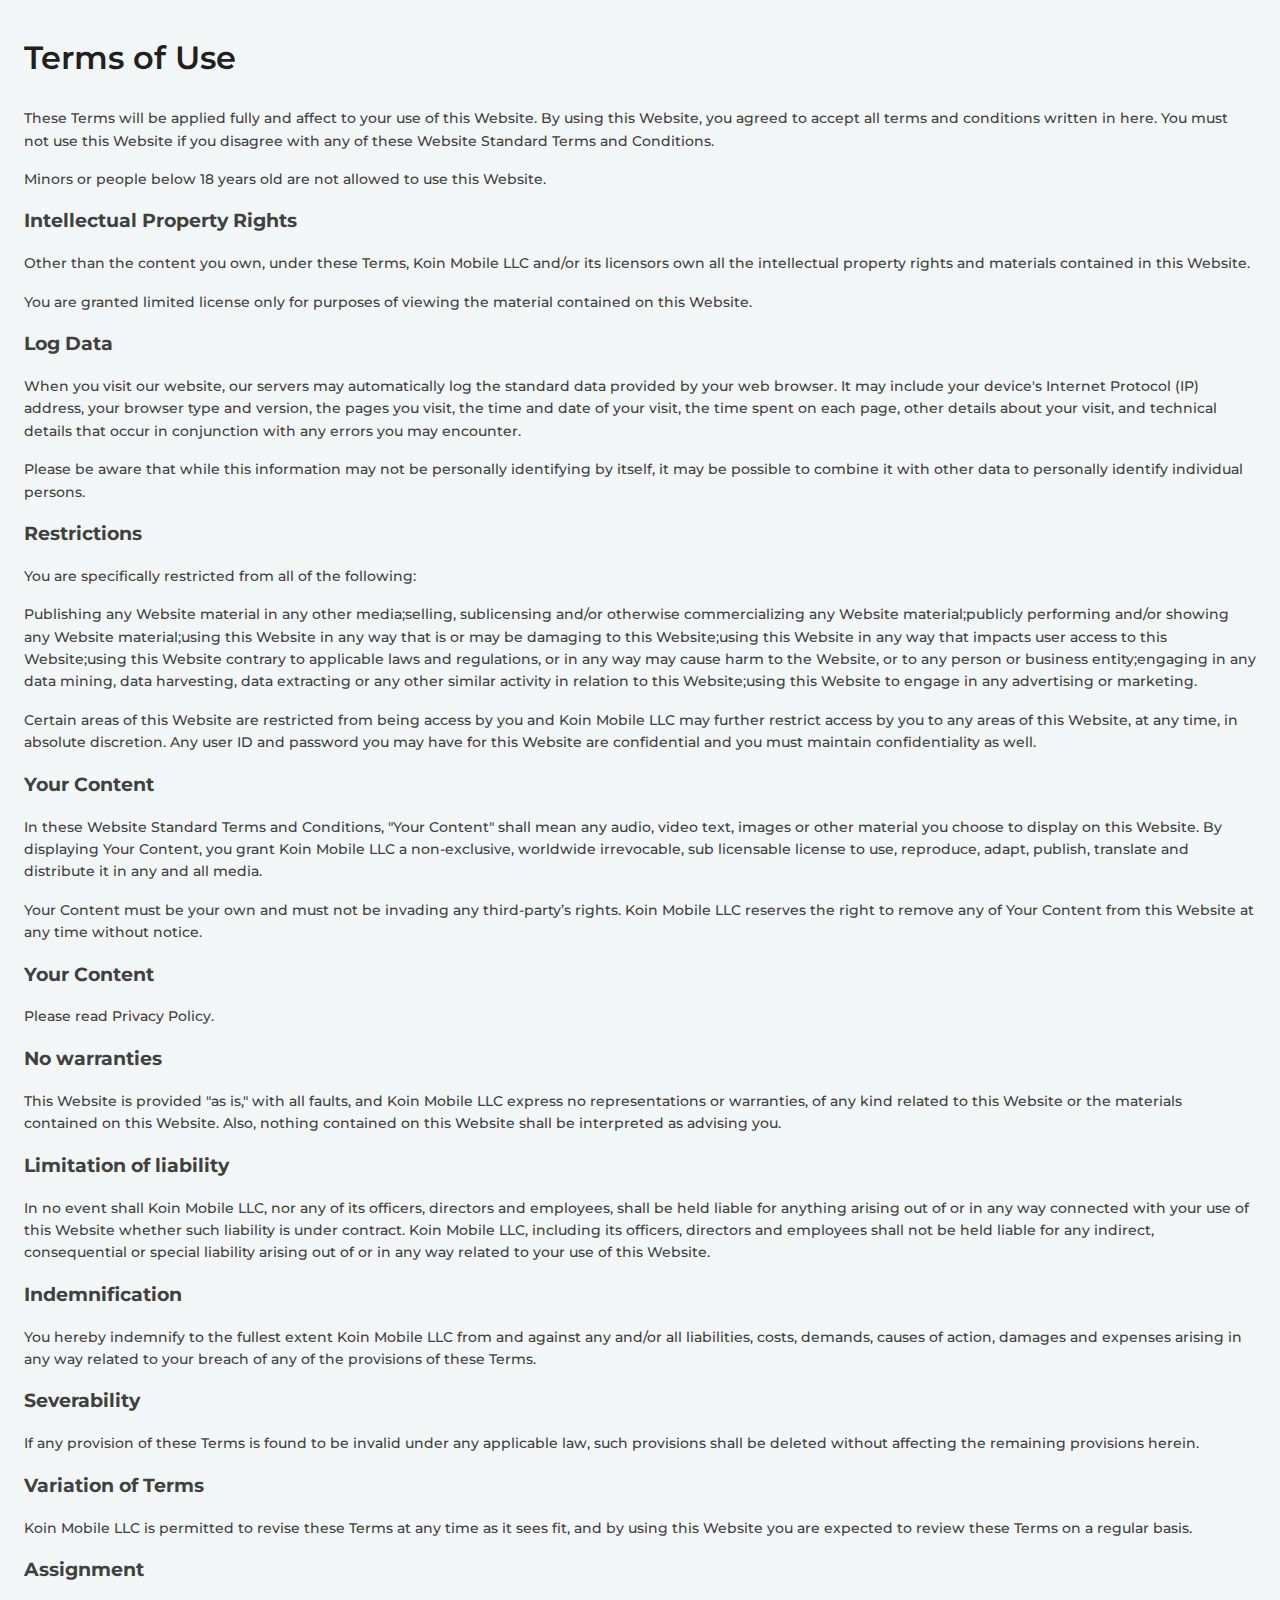
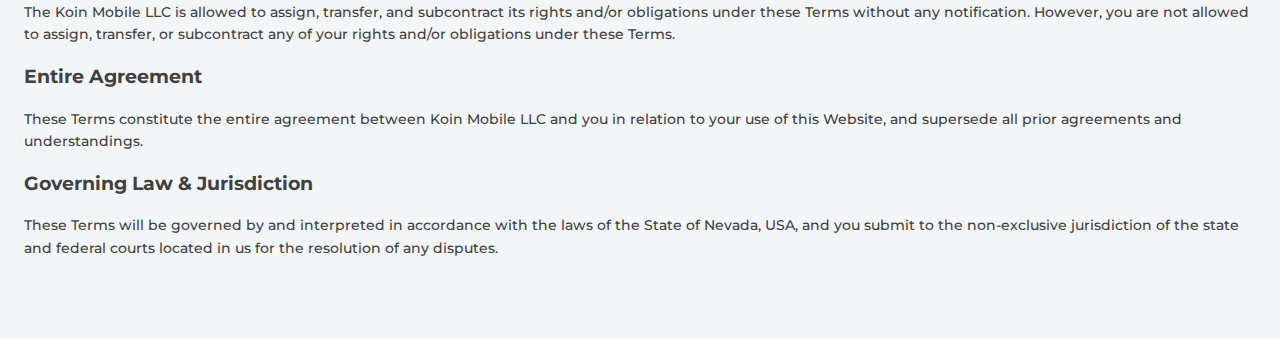
<file: terms-of-use.html>
<!DOCTYPE html>
<html lang="en">

<head>
  <meta charset="UTF-8">
  <meta name="viewport" content="width=device-width, initial-scale=1.0">
  <title>Terms of Use</title>
  <style>
    @import url('https://fonts.googleapis.com/css2?family=Montserrat:ital,wght@0,100..900;1,100..900&display=swap');

    * {
      box-sizing: border-box;
      margin: 0;
    }

    html,
    body {
      font-family: "Montserrat";
      background-color: #F2F6F6;
      font-weight: 500;
      line-height: 1.6;
      color: #404040;
    }

    .container {
      width: 100%;
      margin: 0 auto;
      padding: 2rem 1.5rem 4rem 1.5rem;
    }

    h1 {
      color: #211F21;
      margin-bottom: 1.5rem;
      font-weight: 600;
    }

    h4 {
      font-size: 1rem;
      margin: .5rem 0 .5rem 0;
      font-weight: 600;
    }

    p {
      font-size: 0.875rem;
      margin-top: 1rem;
      margin-bottom: 1rem;
    }

    a {
      color: #543D8A;
      font-weight: 600;
      text-decoration: none;
    }

    ol,
    ul {
      margin-top: 1rem;
      margin-bottom: 1rem;
      font-size: 0.875rem;
    }

    li {
      margin-bottom: .5rem;
    }

    table {
      border-collapse: collapse;
    }
  </style>
</head>

<body>
  <div class="container">

    <h1>Terms of Use</h1>
    
    <p>These Terms will be applied fully and affect to your use of this Website. By using this Website, you agreed to
      accept all terms and conditions written in here. You must not use this Website if you disagree with any of these
      Website Standard Terms and Conditions.</p>
    <p>Minors or people below 18 years old are not allowed to use this Website.</p>

    <h3>Intellectual Property Rights</h3>
    <p>Other than the content you own, under these Terms, Koin Mobile LLC and/or its licensors own all the intellectual
      property rights and materials contained in this Website.</p>
    <p>You are granted limited license only for purposes of viewing the material contained on this Website.</p>

    <h3>Log Data</h3>
    <p>When you visit our website, our servers may automatically log the standard data provided by your web browser. It
      may include your device&apos;s Internet Protocol (IP) address, your browser type and version, the pages you visit,
      the
      time and date of your visit, the time spent on each page, other details about your visit, and technical details
      that
      occur in conjunction with any errors you may encounter.</p>
    <p>Please be aware that while this information may not be personally identifying by itself, it may be possible to
      combine it with other data to personally identify individual persons.</p>

    <h3>Restrictions</h3>
    <p>You are specifically restricted from all of the following:</p>
    <p>Publishing any Website material in any other media;selling, sublicensing and/or otherwise commercializing any
      Website material;publicly performing and/or showing any Website material;using this Website in any way that is or
      may be damaging to this Website;using this Website in any way that impacts user access to this Website;using this
      Website contrary to applicable laws and regulations, or in any way may cause harm to the Website, or to any person
      or business entity;engaging in any data mining, data harvesting, data extracting or any other similar activity in
      relation to this Website;using this Website to engage in any advertising or marketing.</p>
    <p>Certain areas of this Website are restricted from being access by you and Koin Mobile LLC may further restrict
      access by you to any areas of this Website, at any time, in absolute discretion. Any user ID and password you may
      have for this Website are confidential and you must maintain confidentiality as well.</p>

    <h3>Your Content</h3>
    <p>In these Website Standard Terms and Conditions, "Your Content" shall mean any audio, video text, images or other
      material you choose to display on this Website. By displaying Your Content, you grant Koin Mobile LLC a
      non-exclusive, worldwide irrevocable, sub licensable license to use, reproduce, adapt, publish, translate and
      distribute it in any and all media.</p>
    <p>Your Content must be your own and must not be invading any third-party’s rights. Koin Mobile LLC reserves the
      right to remove any of Your Content from this Website at any time without notice.</p>

    <h3>Your Content</h3>
    <p>Please read Privacy Policy.</p>

    <h3>No warranties</h3>
    <p>This Website is provided "as is," with all faults, and Koin Mobile LLC express no representations or warranties,
      of any kind related to this Website or the materials contained on this Website. Also, nothing contained on this
      Website shall be interpreted as advising you.</p>

    <h3>Limitation of liability</h3>
    <p>In no event shall Koin Mobile LLC, nor any of its officers, directors and employees, shall be held liable for
      anything arising out of or in any way connected with your use of this Website whether such liability is under
      contract. Koin Mobile LLC, including its officers, directors and employees shall not be held liable for any
      indirect, consequential or special liability arising out of or in any way related to your use of this Website.</p>

    <h3>Indemnification</h3>
    <p>You hereby indemnify to the fullest extent Koin Mobile LLC from and against any and/or all liabilities, costs,
      demands, causes of action, damages and expenses arising in any way related to your breach of any of the provisions
      of these Terms.</p>

    <h3>Severability</h3>
    <p>If any provision of these Terms is found to be invalid under any applicable law, such provisions shall be deleted
      without affecting the remaining provisions herein.</p>

    <h3>Variation of Terms</h3>
    <p>Koin Mobile LLC is permitted to revise these Terms at any time as it sees fit, and by using this Website you are
      expected to review these Terms on a regular basis.</p>

    <h3>Assignment</h3>
    <p>The Koin Mobile LLC is allowed to assign, transfer, and subcontract its rights and/or obligations under these
      Terms without any notification. However, you are not allowed to assign, transfer, or subcontract any of your
      rights and/or obligations under these Terms.</p>

    <h3>Entire Agreement</h3>
    <p>These Terms constitute the entire agreement between Koin Mobile LLC and you in relation to your use of this
      Website, and supersede all prior agreements and understandings.</p>

    <h3>Governing Law & Jurisdiction</h3>
    <p>These Terms will be governed by and interpreted in accordance with the laws of the State of Nevada, USA, and you
      submit to the non-exclusive jurisdiction of the state and federal courts located in us for the resolution of any
      disputes. </p>

  </div>
</body>
</file>
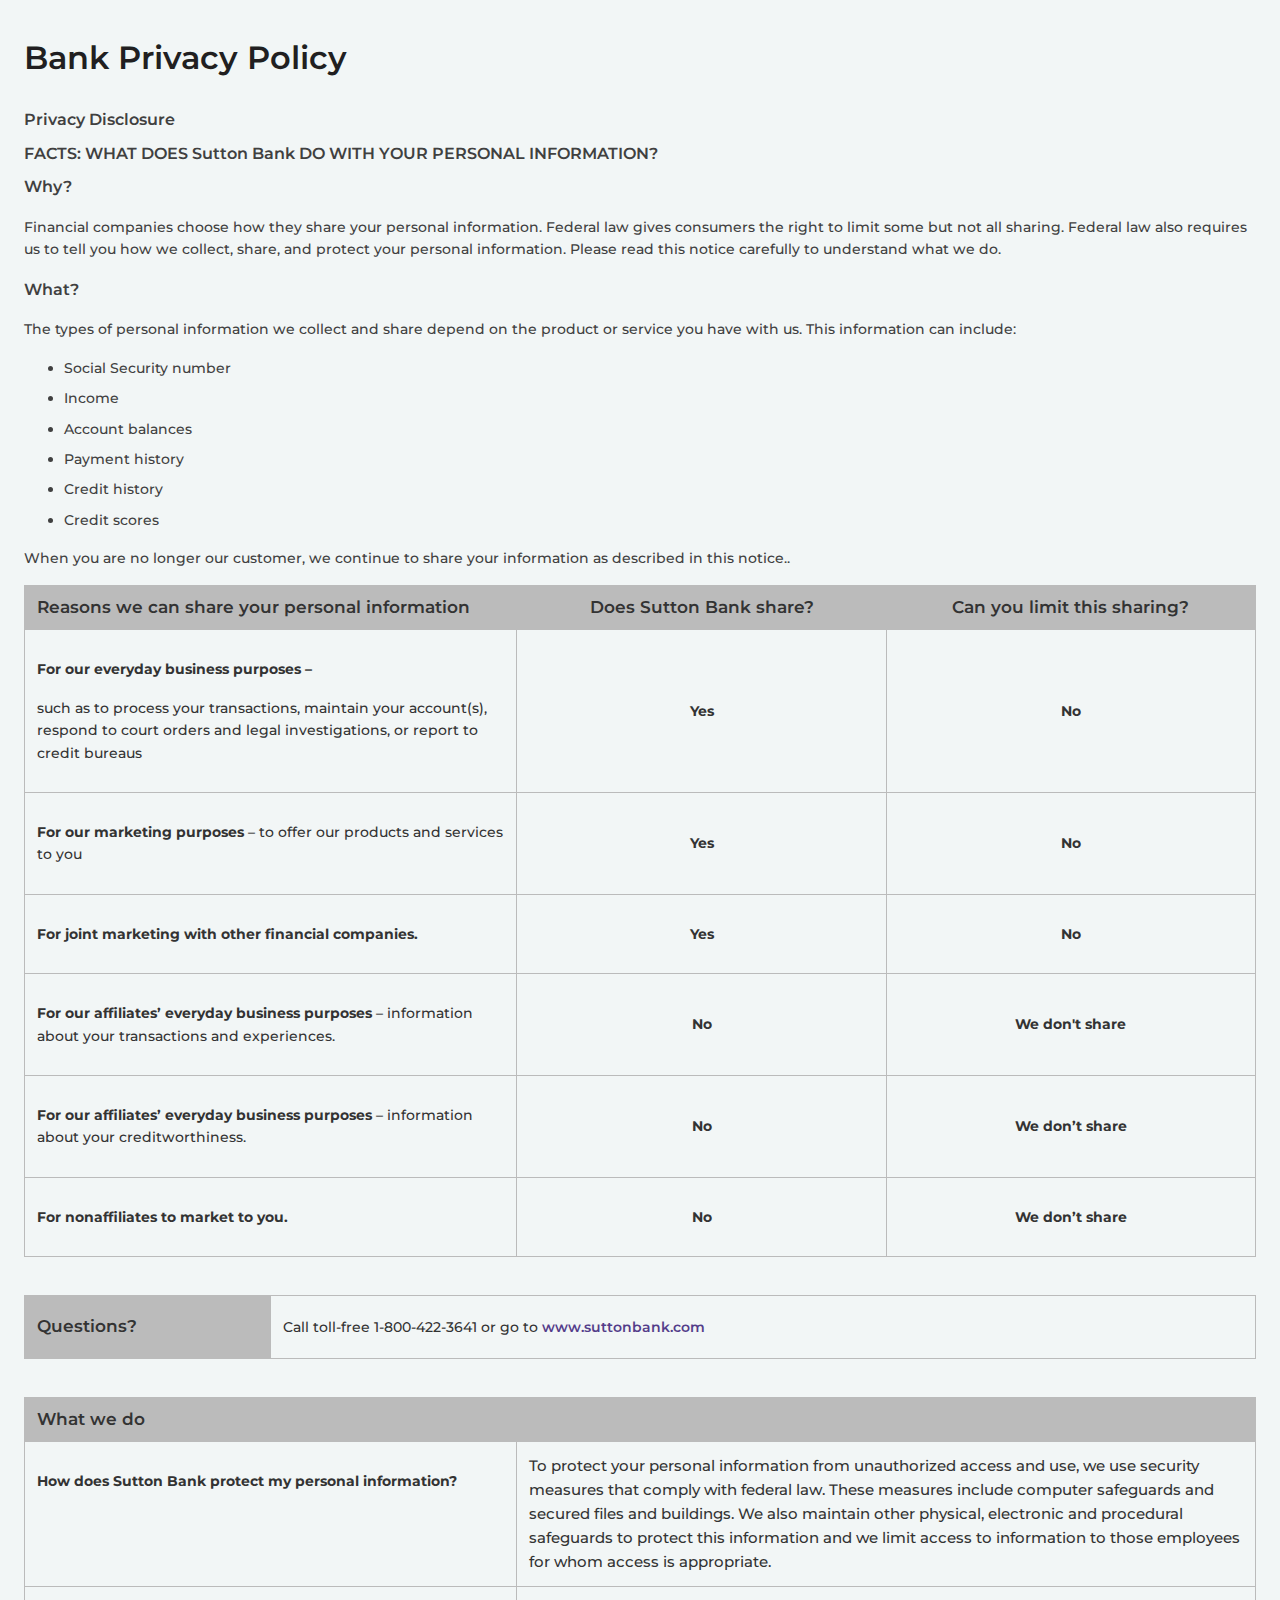
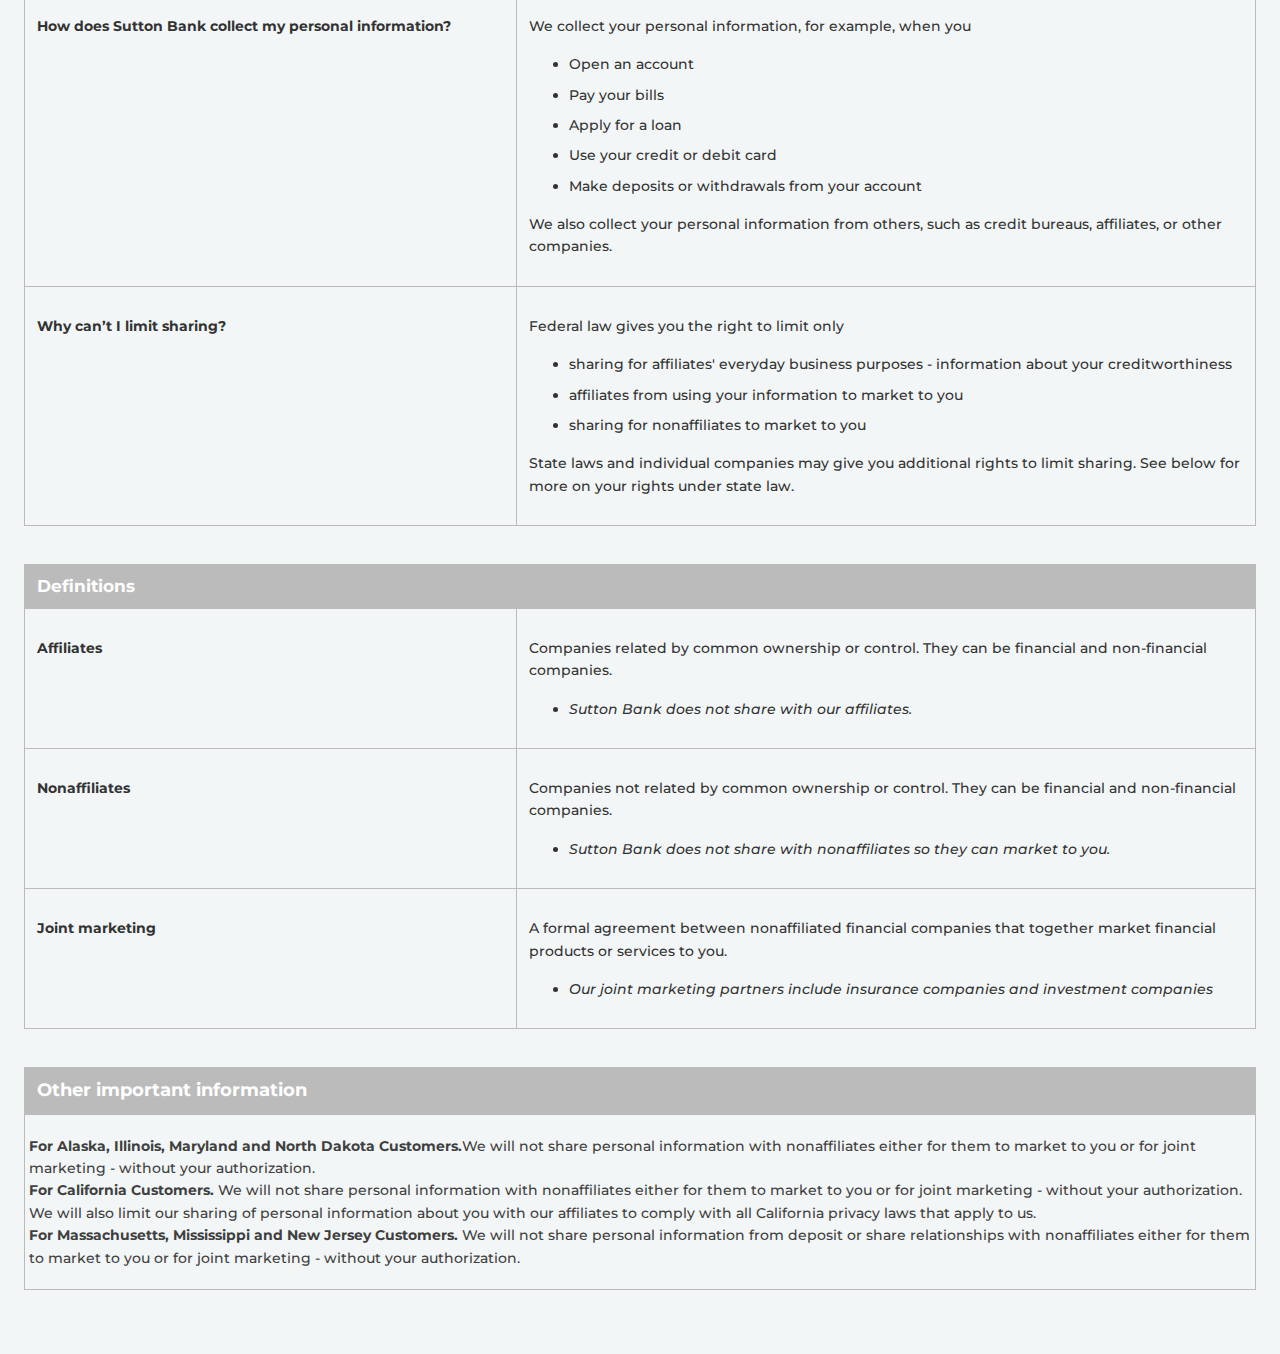
<file: src/bank-privacy-policy.html>
<!DOCTYPE html>
<html lang="en">

<head>
  <meta charset="UTF-8">
  <meta name="viewport" content="width=device-width, initial-scale=1.0">
  <title>Bank Privacy Policy</title>
  <style>
    @import url('https://fonts.googleapis.com/css2?family=Montserrat:ital,wght@0,100..900;1,100..900&display=swap');

    * {
      box-sizing: border-box;
      margin: 0;
    }

    html,body {
      font-family: "Montserrat";
      background-color: #F2F6F6;
      font-weight: 500;
      line-height: 1.6;
      color: #404040;
    }

    .container {
      width: 100%;
      margin: 0 auto;
      padding: 2rem 1.5rem 4rem 1.5rem;
    }

    h1 {
      color: #211F21;
      margin-bottom: 1.5rem;
      font-weight: 600;
    }

    h4 {
      font-size: 1rem;
      margin: .5rem 0 .5rem 0;
      font-weight: 600;
    }

    p {
      font-size: 0.875rem;
      margin-top: 1rem;
      margin-bottom: 1rem;
    }

    a {
      color: #543D8A;
      font-weight: 600;
      text-decoration: none;
    }

    ol,
    ul {
      margin-top: 1rem;
      margin-bottom: 1rem;
      font-size: 0.875rem;
    }

    li {
      margin-bottom: .5rem;
    }

    table {
      border-collapse: collapse;
    }
  </style>
</head>

<body>
  <div class="container">
    <!-- <section class="document-header">Bank Privacy Policy</section> -->

    <h1>Bank Privacy Policy</h1>

    <h4>Privacy Disclosure</h4>
    <h4>FACTS: WHAT DOES Sutton Bank DO WITH YOUR PERSONAL INFORMATION?</h4>

    <h4>Why?</h4>
    <p>Financial companies choose how they share your personal information. Federal law gives consumers the right to
      limit some but not all sharing. Federal law also requires us to tell you how we collect, share, and protect your
      personal information. Please read this notice carefully to understand what we do.</p>

    <h4>What?</h4>
    <p>The types of
      personal information we collect and share depend on the product or service you have
      with us. This information can include:</p>
    <ul>
      <li>Social Security number</li>
      <li>Income</li>
      <li>Account balances</li>
      <li>Payment history</li>
      <li>Credit history</li>
      <li>Credit scores</li>
    </ul>
    <p>When you are no longer our customer, we continue to share your information as described in this
      notice..</p>

    <table
      style="color:#333;display:table;width:100%;margin:0 0 12px 0;padding:0;border-collapse:collapse;font-size:0.9375em;">
      <thead>
        <tr style="display:table-row;">
          <th
            style="display:table-cell;padding:4px 12px;width:40%;background-color:#bbb;border:solid 1px #bbb;color:#fff;text-align:left;vertical-align:middle;">
            <h4 style="margin:4px 0;font-size:1.125em;color:#333;font-weight:semibold;">Reasons we can share your personal
              information</h4>
          </th>
          <th 
            style="display:table-cell;padding:4px 12px;width:30%;background-color:#bbb;border:solid 1px #bbb;color:#fff;text-align:center;vertical-align:middle;">
            <h4 style="margin:4px 0;font-size:1.125em;color:#333;font-weight:semibold;">Does Sutton Bank share?</h4>
          </th>
          <th
            style="display:table-cell;padding:4px 12px;width:30%;background-color:#bbb;border:solid 1px #bbb;color:#fff;text-align:center;vertical-align:middle;">
            <h4 style="margin:4px 0;font-size:1.125em;color:#333;font-weight:semibold;">Can you limit this sharing?</h4>
          </th>
        </tr>
      </thead>
      <tbody>
        <tr style="display:table-row;">
          <td style="display:table-cell;padding:12px;border:solid 1px #bbb;vertical-align:top;">
            <p style="color:#333;"><strong>For our everyday business purposes</strong><b> –</b></p>
            <p>such as to process your transactions, maintain your
              account(s), respond to court orders and legal
              investigations, or report to credit bureaus</p>
          </td>
          <td style="display:table-cell;padding:12px;border:solid 1px #bbb;vertical-align:middle;text-align:center;">
            <p style="color:#333;text-align:center;"><strong>Yes</strong></p>
          </td>
          <td style="display:table-cell;padding:12px;border:solid 1px #bbb;vertical-align:middle;text-align:center;">
            <p style="color:#333;text-align:center;"><strong>No</strong></p>
          </td>
        </tr>
        <tr style="display:table-row;">
          <td style="display:table-cell;padding:12px;border:solid 1px #bbb;vertical-align:top;">
            <p style="color:#333;"><strong>For our marketing purposes</strong> –&nbsp;to offer our products and
              services to you</p>
          </td>
          <td style="display:table-cell;padding:12px;border:solid 1px #bbb;vertical-align:middle;text-align:center;">
            <p style="color:#333;text-align:center;"><strong>Yes</strong></p>
          </td>
          <td style="display:table-cell;padding:12px;border:solid 1px #bbb;vertical-align:middle;text-align:center;">
            <p style="color:#333;text-align:center;"><strong>No</strong></p>
          </td>
        </tr>
        <tr style="display:table-row;">
          <td style="display:table-cell;padding:12px;border:solid 1px #bbb;vertical-align:top;">
            <p style="color:#333;"><strong>For joint marketing with other financial companies.</strong></p>
          </td>
          <td style="display:table-cell;padding:12px;border:solid 1px #bbb;vertical-align:middle;text-align:center;">
            <p style="color:#333;text-align:center;"><strong>Yes</strong></p>
          </td>
          <td style="display:table-cell;padding:12px;border:solid 1px #bbb;vertical-align:middle;text-align:center;">
            <p style="color:#333;text-align:center;"><strong>No</strong></p>
          </td>
        </tr>
        <tr style="display:table-row;">
          <td style="display:table-cell;padding:12px;border:solid 1px #bbb;vertical-align:top;">
            <p style="color:#333;"><strong>For our affiliates’ everyday business purposes</strong> –&nbsp;information
              about your transactions and experiences.<span class="Apple-converted-space">&nbsp;</span></p>
          </td>
          <td style="display:table-cell;padding:12px;border:solid 1px #bbb;vertical-align:middle;text-align:center;">
            <p style="color:#333;text-align:center;"><strong>No</strong></p>
          </td>
          <td style="display:table-cell;padding:12px;border:solid 1px #bbb;vertical-align:middle;text-align:center;">
            <p style="color:#333;text-align:center;"><strong>We don't share</strong></p>
          </td>
        </tr>
        <tr style="display:table-row;">
          <td style="display:table-cell;padding:12px;border:solid 1px #bbb;vertical-align:top;">
            <p style="color:#333;"><strong>For our affiliates’ everyday business purposes</strong> – information about
              your creditworthiness.</p>
          </td>
          <td style="display:table-cell;padding:12px;border:solid 1px #bbb;vertical-align:middle;text-align:center;">
            <p style="color:#333;text-align:center;"><strong>No</strong></p>
          </td>
          <td style="display:table-cell;padding:12px;border:solid 1px #bbb;vertical-align:middle;text-align:center;">
            <p style="color:#333;text-align:center;"><strong>We don’t share</strong></p>
          </td>
        </tr>
        <tr style="display:table-row;">
          <td style="display:table-cell;padding:12px;border:solid 1px #bbb;vertical-align:top;">
            <p style="color:#333;"><strong>For nonaffiliates to market to you.</strong></p>
          </td>
          <td style="display:table-cell;padding:12px;border:solid 1px #bbb;vertical-align:middle;text-align:center;">
            <p style="color:#333;text-align:center;"><strong>No</strong></p>
          </td>
          <td style="display:table-cell;padding:12px;border:solid 1px #bbb;vertical-align:middle;text-align:center;">
            <p style="color:#333;text-align:center;"><strong>We don’t share</strong></p>
          </td>
        </tr>
      </tbody>
    </table><br>
    <table
      style="color:#333;display:table;width:100%;margin:0 0 12px 0;padding:0;border-collapse:collapse;font-size:0.9375em;">
      <tbody>
        <tr style="display:table-row;">
          <td
            style="display:table-cell;padding:4px 12px;width:20%;border:solid 1px #bbb;background-color:#bbb;color:#fff;vertical-align:middle;">
            <h4 style="margin:4px 0;font-size:1.125em;color:#333;font-weight:semibold;">Questions?</h4>
          </td>
          <td style="display:table-cell;padding:4px 12px;width:80%;border:solid 1px #bbb;vertical-align:middle;">
            <p style="color:#333;vertical-align:middle;">Call toll-free 1-800-422-3641 or go to <a
                (click)="openBrowser('https://www.suttonbank.com')">www.suttonbank.com</a>
            </p>
          </td>
        </tr>
      </tbody>
    </table><br>
    <table
      style="color:#333;display:table;width:100%;margin:0 0 12px 0;padding:0;border-collapse:collapse;font-size:0.9375em;">
      <thead>
        <tr style="display:table-row;">
          <th
            style="display:table-cell;padding:4px 12px;width:100%;background-color:#bbb;border:solid 1px #bbb;color:#fff;text-align:left;vertical-align:middle;"
            colspan="2">
            <h4 style="margin:4px 0;font-size:1.125em;color:#333;font-weight:semibold;">What we do</h4>
          </th>
        </tr>
      </thead>
      <tbody>
        <tr style="display:table-row;">
          <td
            style="display:table-cell;width:40%;padding:12px;border:solid 1px #bbb;vertical-align:top;text-align:left;">
            <p style="color:#333;"><strong>How does Sutton Bank protect
                my personal information? </strong></p>
          </td>
          <td
            style="display:table-cell;width:60%;padding:12px;border:solid 1px #bbb;vertical-align:top;text-align:left;">
            To protect your personal information from unauthorized access and use, we use
            security measures that comply with federal law. These measures include computer
            safeguards and secured files and buildings.
            We also maintain other physical, electronic and procedural safeguards to protect
            this information and we limit access to information to those employees for whom
            access is appropriate.</td>
        </tr>
        <tr style="display:table-row;">
          <td
            style="display:table-cell;width:40%;padding:12px;border:solid 1px #bbb;vertical-align:top;text-align:left;">
            <p style="color:#333;"><strong>How does Sutton Bank collect
                my personal information? </strong></p>
          </td>
          <td
            style="display:table-cell;width:60%;padding:12px;border:solid 1px #bbb;vertical-align:top;text-align:left;">
            <p style="color:#333;">We collect your personal information, for example, when you</p>
            <ul>
              <li>Open an account</li>
              <li>Pay your bills</li>
              <li>Apply for a loan</li>
              <li>Use your credit or debit card</li>
              <li>Make deposits or withdrawals from
                your account</li>
            </ul>
            <p>We also collect your personal information from others, such as credit bureaus,
              affiliates, or other companies.</p>
          </td>
        </tr>
        <tr style="display:table-row;">
          <td
            style="display:table-cell;width:40%;padding:12px;border:solid 1px #bbb;vertical-align:top;text-align:left;">
            <p style="color:#333;"><strong>Why can’t I limit sharing?</strong></p>
          </td>
          <td
            style="display:table-cell;width:60%;padding:12px;border:solid 1px #bbb;vertical-align:top;text-align:left;">
            <p style="color:#333;">Federal law gives you the right to limit only</p>
            <ul>
              <li>sharing for affiliates' everyday business purposes - information about your
                creditworthiness</li>
              <li>affiliates from using your information to market to you</li>
              <li>sharing for nonaffiliates to market to you</li>
            </ul>
            <p style="color:#333;">State laws and individual companies may give you additional rights to limit
              sharing.
              See below for more on your rights under state law.</p>
          </td>
        </tr>
      </tbody>
    </table><br>
    <table
      style="color:#333;display:table;width:100%;margin:0 0 12px 0;padding:0;border-collapse:collapse;font-size:0.9375em;">
      <thead>
        <tr style="display:table-row;">
          <th
            style="display:table-cell;padding:4px 12px;width:100%;background-color:#bbb;border:solid 1px #bbb;color:#fff;text-align:left;vertical-align:middle;"
            colspan="2">
            <h4 style="margin:4px 0;font-size:1.125em;color:#fff;font-weight:bold;">Definitions</h4>
          </th>
        </tr>
      </thead>
      <tbody>
        <tr style="display:table-row;">
          <td
            style="display:table-cell;width:40%;padding:12px;border:solid 1px #bbb;vertical-align:top;text-align:left;">
            <p style="color:#333;"><strong>Affiliates</strong></p>
          </td>
          <td
            style="display:table-cell;width:60%;padding:12px;border:solid 1px #bbb;vertical-align:top;text-align:left;">
            <p style="color:#333;">Companies related by common ownership or control. They can be financial and
              non-financial companies.</p>
            <ul>
              <li><i>Sutton Bank does not share with our affiliates.</i></li>
            </ul>
          </td>
        </tr>
        <tr style="display:table-row;">
          <td
            style="display:table-cell;width:40%;padding:12px;border:solid 1px #bbb;vertical-align:top;text-align:left;">
            <p style="color:#333;"><strong>Nonaffiliates</strong></p>
          </td>
          <td
            style="display:table-cell;width:60%;padding:12px;border:solid 1px #bbb;vertical-align:top;text-align:left;">
            <p style="color:#333;">Companies not related by common ownership or control. They can be financial and
              non-financial companies.</p>
            <ul>
              <li><i>Sutton Bank does not share with nonaffiliates so they can market to you.</i></li>
            </ul>
          </td>
        </tr>
        <tr style="display:table-row;">
          <td
            style="display:table-cell;width:40%;padding:12px;border:solid 1px #bbb;vertical-align:top;text-align:left;">
            <p style="color:#333;"><strong>Joint marketing</strong></p>
          </td>
          <td
            style="display:table-cell;width:60%;padding:12px;border:solid 1px #bbb;vertical-align:top;text-align:left;">
            <p style="color:#333;">A formal agreement between nonaffiliated financial companies that together market
              financial products or services to you.</p>
            <ul>
              <li><i>Our joint marketing partners include insurance companies and investment
                  companies</i></li>
            </ul>
          </td>
        </tr>
      </tbody>
    </table><br>
    <div>
      <div style="padding: 4px 12px; width: 100%; background-color: #bbb; border: solid 1px #bbb;">
        <h4 style="margin:4px 0;font-size:1.125em;color:#fff;font-weight:bold;">Other important information</h4>
      </div>
      <div style="width:100%;border:solid 1px #bbb;padding: 4px;font-size: 13px;">
        <p>
          <strong>For Alaska, Illinois, Maryland and North Dakota Customers.</strong>We will not share personal
          information with
          nonaffiliates either for them to market to you or for joint marketing - without your authorization. <br>
          <strong>For California Customers. </strong>We will not share personal information with nonaffiliates
          either for them to market to you
          or for joint marketing - without your authorization. We will also limit our sharing of personal
          information about you
          with our affiliates to comply with all California privacy laws that apply to us. <br>
          <strong>For Massachusetts, Mississippi and New Jersey Customers. </strong>We will not share personal
          information from deposit or
          share relationships with nonaffiliates either for them to market to you or for joint marketing - without
          your authorization. <br>
      </div>
    </div>

  </div>
</body>
</file>
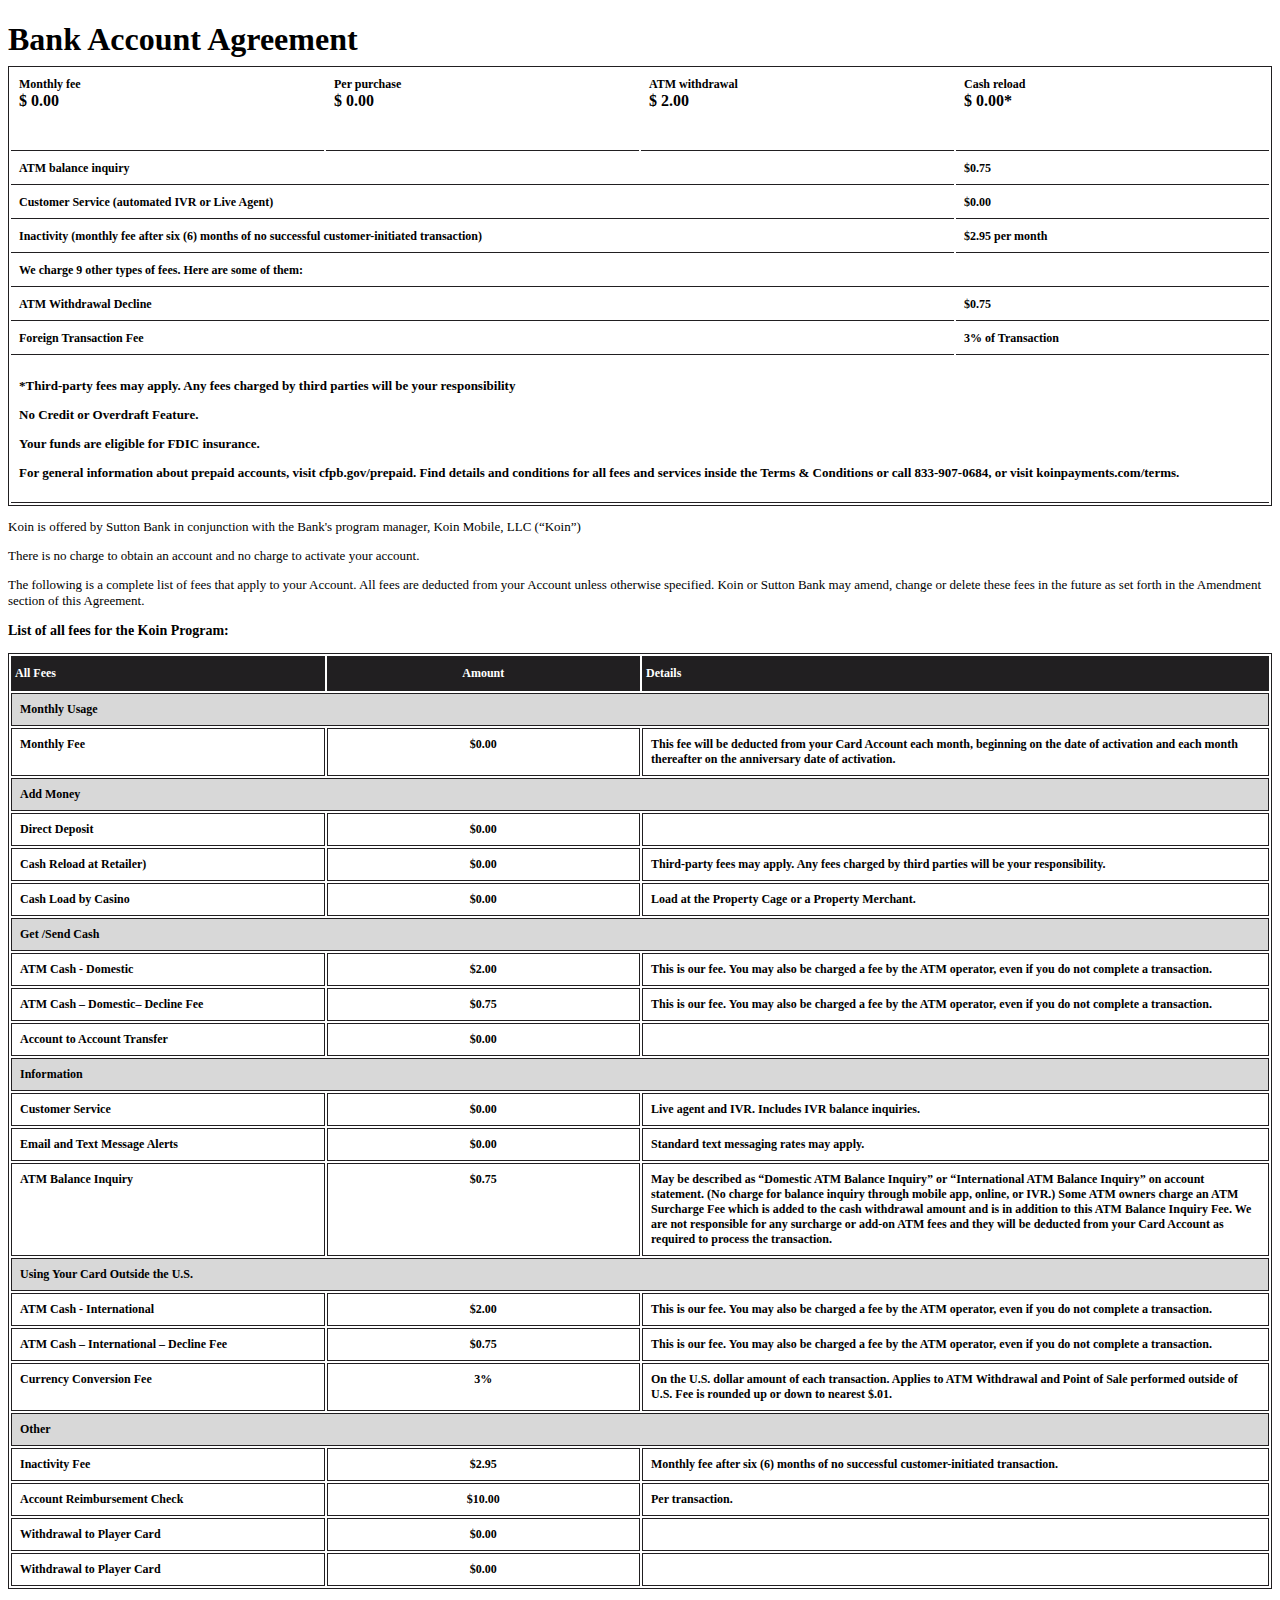
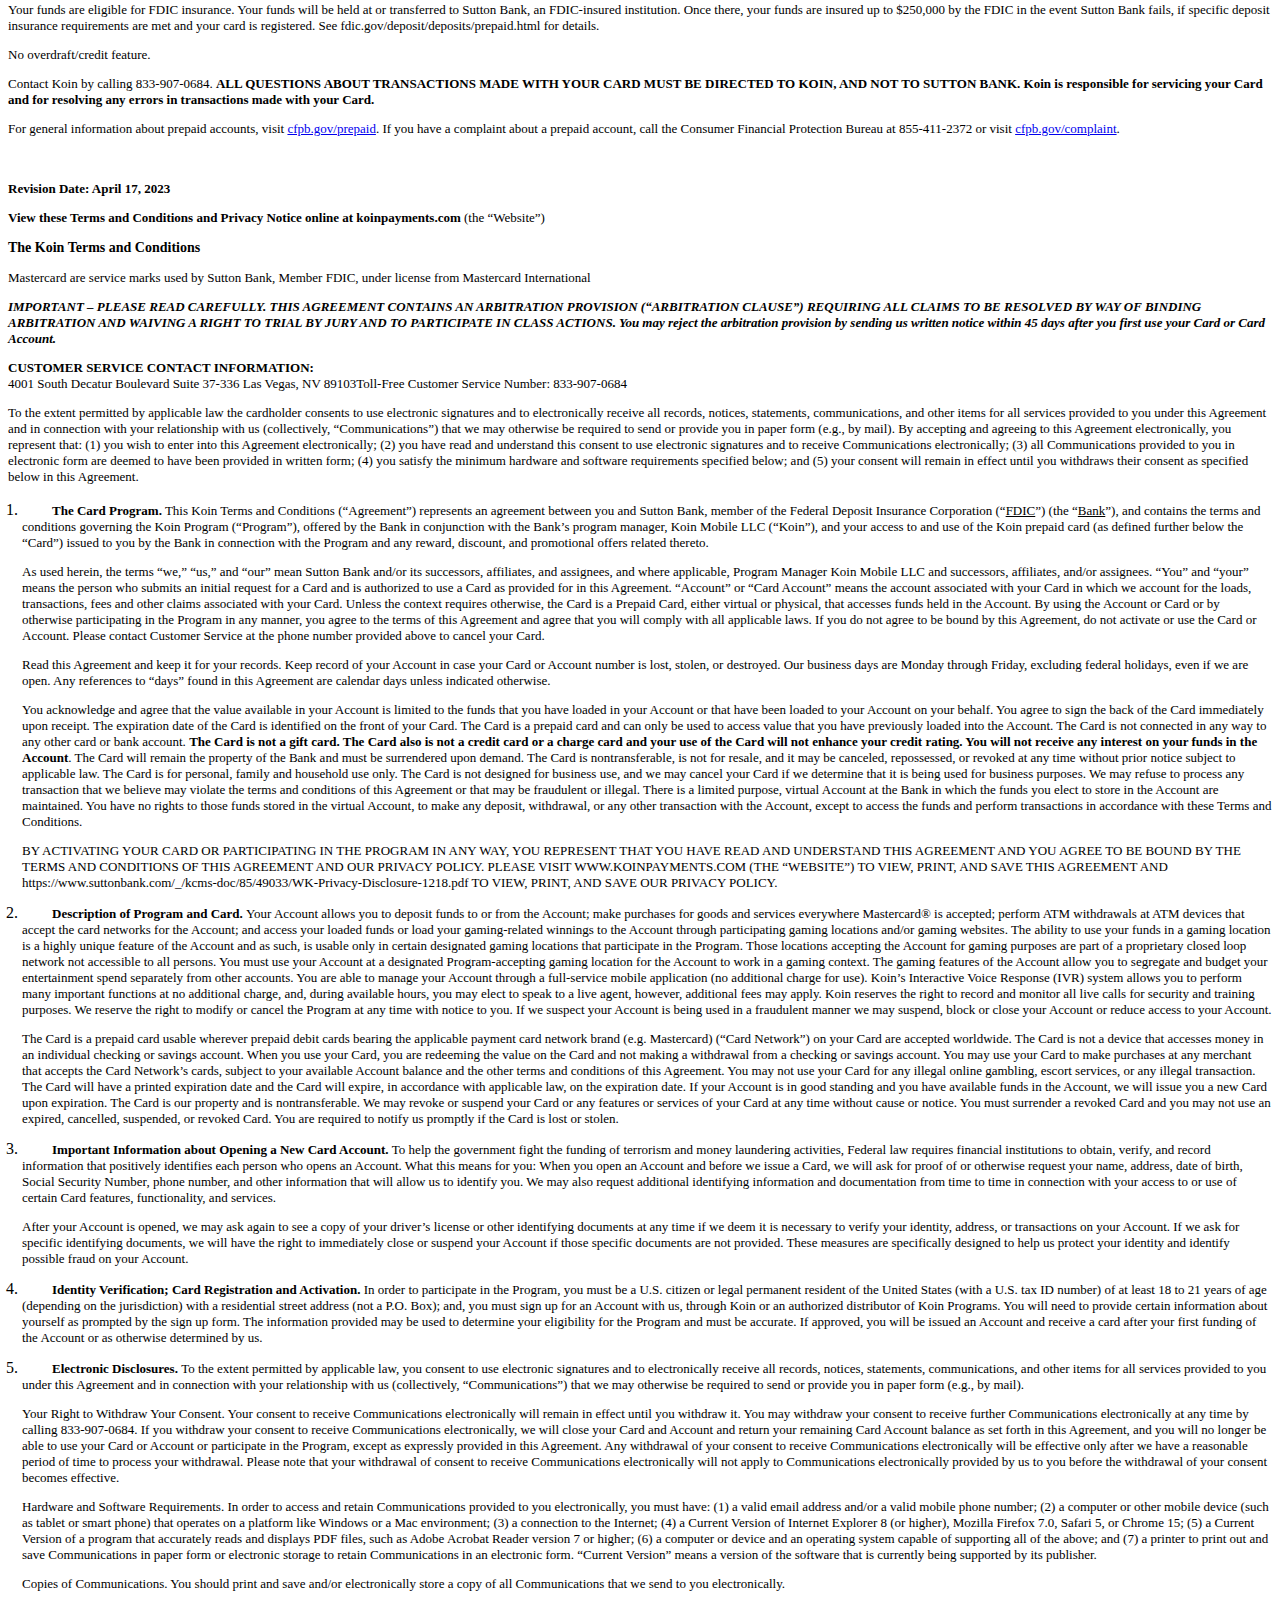
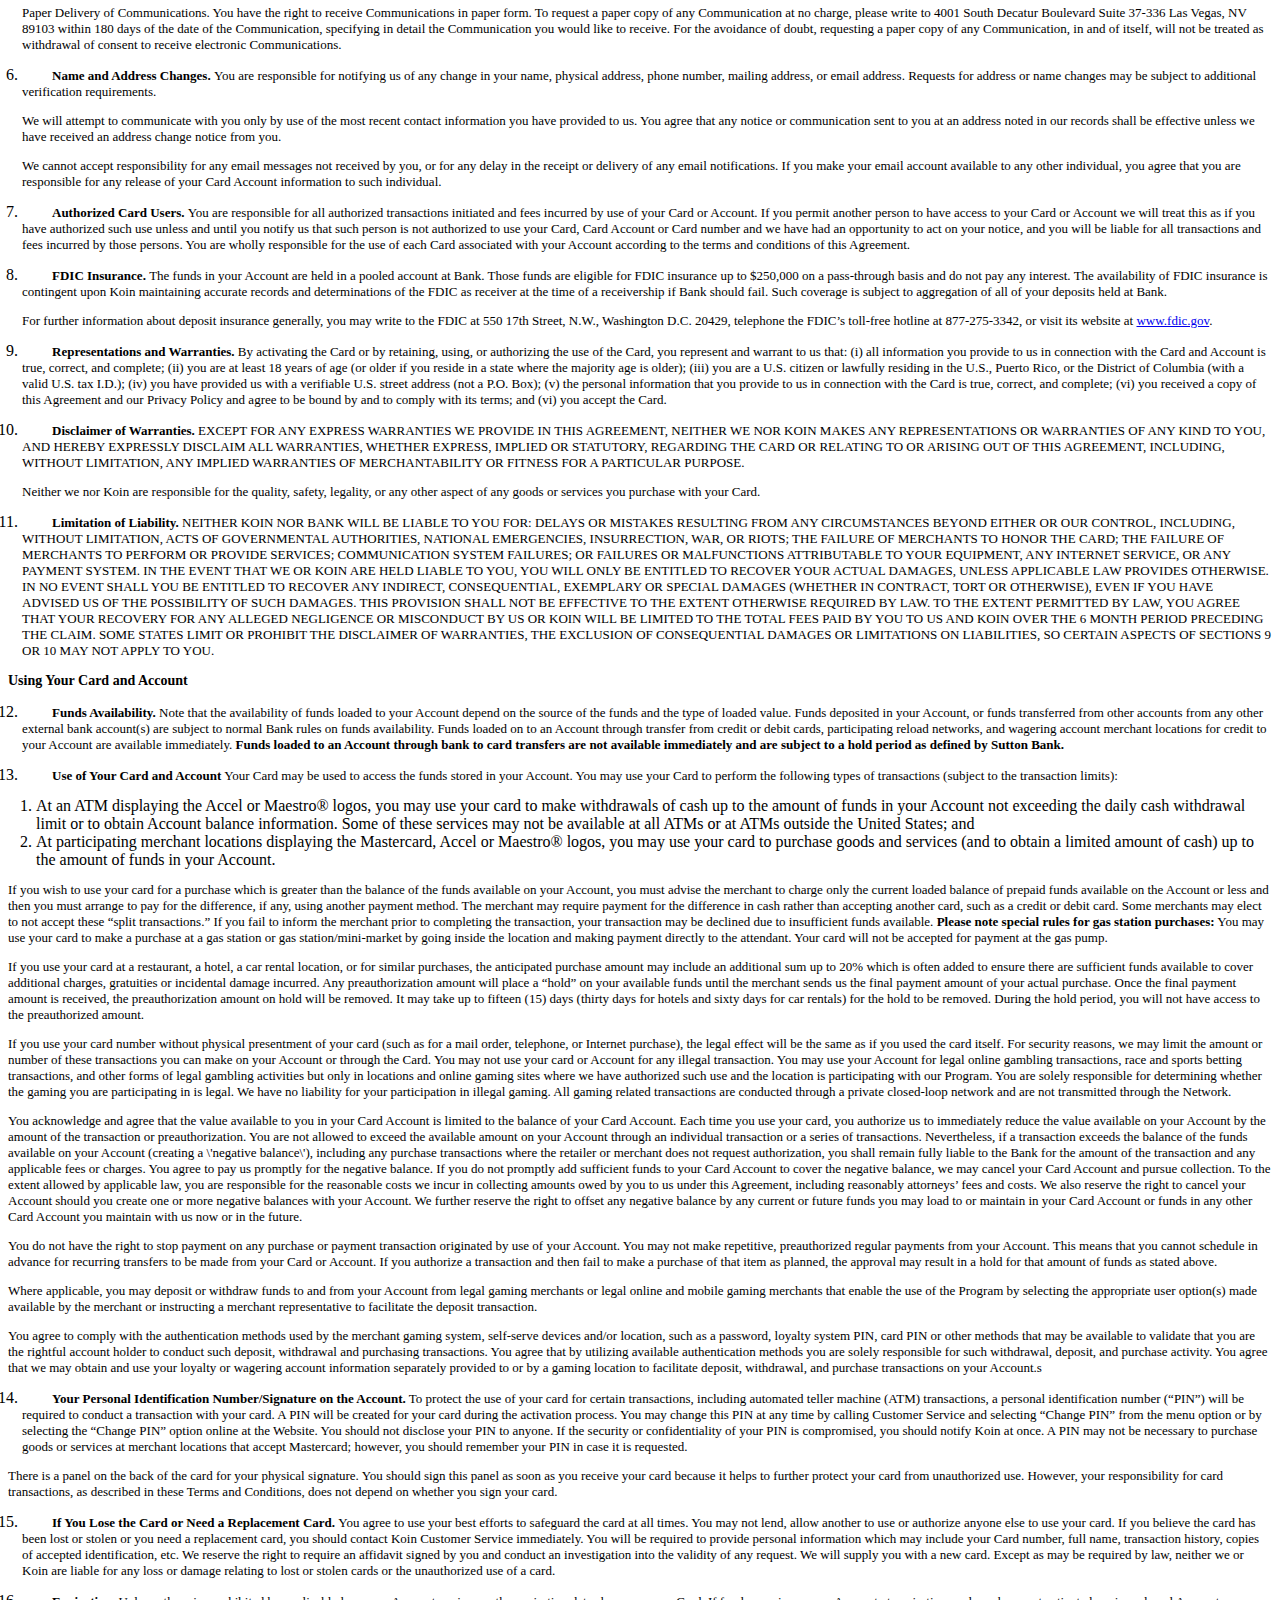
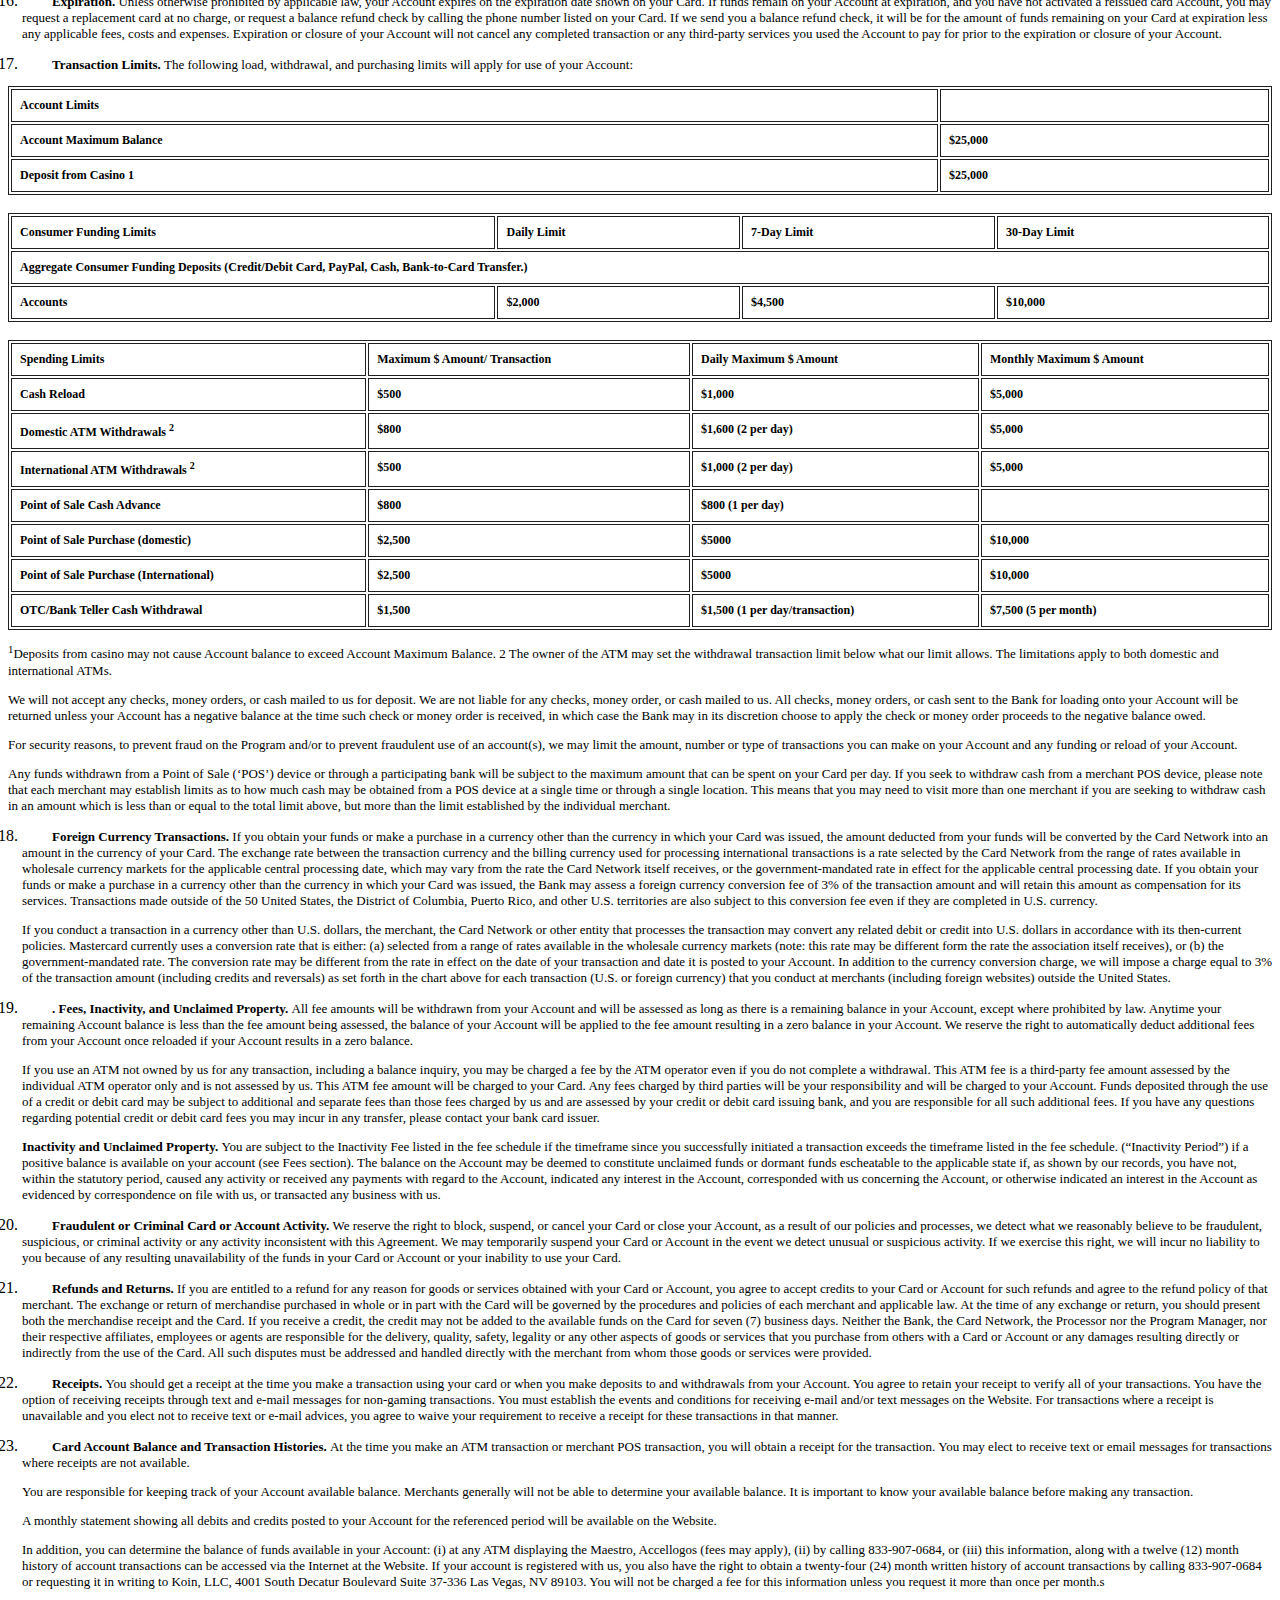
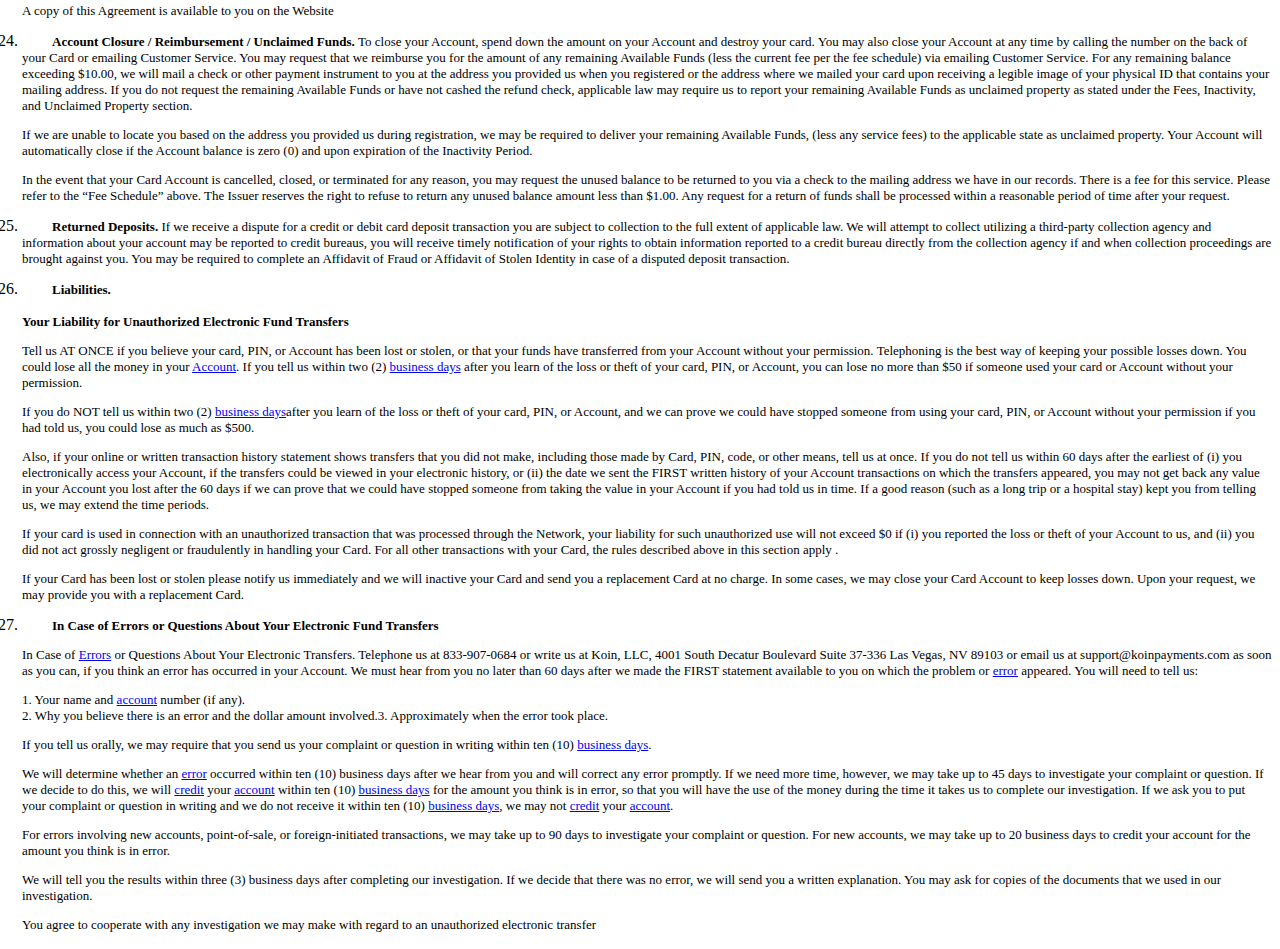
<file: src/banks-terms-condition.html>
<!DOCTYPE html>
<html lang="en">

<head>
  <meta charset="UTF-8">
  <meta name="viewport" content="width=device-width, initial-scale=1.0">
  <title>Banks Terms and Condition</title>
  <style>
    table {
      width: 100%;
      font-size: 12px;
      border: 1px solid #211F21;
      font-weight: 600;
    }

    table.bordered td {
      border-bottom: 1px solid #211F21;
    }

    table.bordered-all td {
      border: 1px solid #211F21;
      vertical-align: top;
    }

    table td {
      padding: 8px;
    }

    .tr-h1 {
      background-color: #211F21;
      color: #ffffff;
    }

    .tr-h1 th {
      padding: 10px 4px;
    }

    .tr-h2 {
      background: #D8D8D8;
      font-weight: bold;
    }

    p {
      font-size: 13px;
    }

    h3 {
      font-size: 14px;
    }

    ol {
      padding-left: 14px;
    }
  </style>
</head>

<body>
  <div class="container">
    <!-- <section class="document-header">KOIN - Card Holder Agreement</section> -->

    <h1 style="margin-bottom: 8px;">Bank Account Agreement</h1>
    <!-- <h1 style="margin-bottom: 8px;">Bank's Terms and Conditions</h1> -->
    <!-- <p style="margin-top: 0;">Revised 11.15.2023</p> -->
    <table class="bordered">
      <tr>
        <td style="padding-bottom: 40px; width: 25%;">
          Monthly fee <br> <strong style="font-size: 16px;">$ 0.00</strong>
        </td>
        <td style="padding-bottom: 40px; width: 25%;">
          Per purchase <br> <strong style="font-size: 16px;">$ 0.00</strong>
        </td>
        <td style="padding-bottom: 40px; width: 25%;">
          ATM withdrawal <br> <strong style="font-size: 16px;">$ 2.00</strong>
        </td>
        <td style="padding-bottom: 40px; width: 25%;">
          Cash reload <br> <strong style="font-size: 16px;">$ 0.00*</strong>
        </td>
      </tr>
      <tr>
        <td colspan="3">ATM balance inquiry</td>
        <td colspan="1">$0.75</td>
      </tr>
      <tr>
        <td colspan="3">Customer Service (automated IVR or Live Agent)</td>
        <td colspan="1">$0.00</td>
      </tr>
      <tr>
        <td colspan="3">Inactivity (monthly fee after six (6) months of no successful customer-initiated transaction)
        </td>
        <td colspan="1">$2.95 per month</td>
      </tr>
      <tr>
        <td colspan="4"><strong>We charge 9 other types of fees. Here are some of them:</strong></td>
      </tr>
      <tr>
        <td colspan="3">ATM Withdrawal Decline</td>
        <td colspan="1">$0.75</td>
      </tr>
      <tr>
        <td colspan="3">Foreign Transaction Fee</td>
        <td colspan="1">3% of Transaction</td>
      </tr>
      <tr>
        <td colspan="4">
          <p><strong>*Third-party fees may apply. Any fees charged by third parties will be your
              responsibility</strong></p>
          <p>No Credit or Overdraft Feature.</p>
          <p>Your funds are eligible for FDIC insurance.</p>
          <p>For general information about prepaid accounts, visit cfpb.gov/prepaid. Find
            details and conditions for all fees and
            services inside the Terms &amp; Conditions or call 833-907-0684, or visit koinpayments.com/terms.</p>
        </td>
      </tr>
    </table>
    <p>Koin is offered by Sutton Bank in conjunction with the Bank's program manager, Koin Mobile, LLC (“Koin”)</p>
    <p>There is no charge to obtain an account and no charge to activate your account.</p>
    <p>The following is a complete list of fees that apply to your Account. All fees are deducted from your Account
      unless otherwise specified. Koin or Sutton Bank may amend, change or delete these fees in the future as set forth
      in the
      Amendment section of this Agreement.</p>

    <h3>List of all fees for the Koin Program:</h3>
    <table class="bordered-all">
      <thead>
        <tr class="tr-h1">
          <th style="text-align: left;">All Fees</th>
          <th>Amount</th>
          <th style="text-align: left;">Details</th>
        </tr>
        <tr>
          <td colspan="3" class="tr-h2">Monthly Usage</td>
        </tr>
        <tr>
          <td style="width: 25%">Monthly Fee</td>
          <td style="width: 25%;text-align: center;">$0.00</td>
          <td style="width: 50%;">This fee will be deducted from your Card Account each month, beginning
            on the date of activation and each month thereafter on the anniversary
            date of activation.</td>
        </tr>
        <tr>
          <td colspan="3" class="tr-h2">Add Money</td>
        </tr>
        <tr>
          <td style="width: 25%">Direct Deposit</td>
          <td style="width: 25%;text-align: center;">$0.00</td>
          <td style="width: 50%;"></td>
        </tr>
        <tr>
          <td style="width: 25%">Cash Reload at Retailer)</td>
          <td style="width: 25%;text-align: center;">$0.00</td>
          <td style="width: 50%;">Third-party fees may apply. Any fees charged by third parties will be your
            responsibility.</td>
        </tr>
        <tr>
          <td style="width: 25%">Cash Load by Casino </td>
          <td style="width: 25%;text-align: center;">$0.00</td>
          <td style="width: 50%;">Load at the Property Cage or a Property Merchant.</td>
        </tr>
        <tr>
          <td colspan="3" class="tr-h2">Get /Send Cash</td>
        </tr>
        <tr>
          <td style="width: 25%">ATM Cash - Domestic </td>
          <td style="width: 25%;text-align: center;">$2.00</td>
          <td style="width: 50%;">This is our fee. You may also be charged a fee by the ATM operator,
            even if you do not complete a transaction.</td>
        </tr>
        <tr>
          <td style="width: 25%">ATM Cash – Domestic– Decline Fee</td>
          <td style="width: 25%;text-align: center;">$0.75</td>
          <td style="width: 50%;">This is our fee. You may also be charged a fee by the ATM operator,
            even if you do not complete a transaction.</td>
        </tr>
        <tr>
          <td style="width: 25%">Account to Account Transfer</td>
          <td style="width: 25%;text-align: center;">$0.00</td>
          <td style="width: 50%;"></td>
        </tr>
        <tr>
          <td colspan="3" class="tr-h2">Information</td>
        </tr>
        <tr>
          <td style="width: 25%">Customer Service</td>
          <td style="width: 25%;text-align: center;">$0.00</td>
          <td style="width: 50%;">Live agent and IVR. Includes IVR balance inquiries.</td>
        </tr>
        <tr>
          <td style="width: 25%">Email and Text Message Alerts</td>
          <td style="width: 25%;text-align: center;">$0.00</td>
          <td style="width: 50%;">Standard text messaging rates may apply.</td>
        </tr>
        <tr>
          <td style="width: 25%">ATM Balance Inquiry</td>
          <td style="width: 25%;text-align: center;">$0.75</td>
          <td style="width: 50%;">May be described as “Domestic ATM Balance Inquiry” or “International
            ATM Balance Inquiry” on account statement. (No charge for balance
            inquiry through mobile app, online, or IVR.) Some ATM owners charge an
            ATM Surcharge Fee which is added to the cash withdrawal amount and
            is in addition to this ATM Balance Inquiry Fee. We are not responsible for
            any surcharge or add-on ATM fees and they will be deducted from your
            Card Account as required to process the transaction.</td>
        </tr>
        <tr>
          <td colspan="3" class="tr-h2">Using Your Card Outside the U.S.</td>
        </tr>
        <tr>
          <td style="width: 25%">ATM Cash - International</td>
          <td style="width: 25%;text-align: center;">$2.00</td>
          <td style="width: 50%;">This is our fee. You may also be charged a fee by the ATM operator,
            even if you do not complete a transaction.</td>
        </tr>
        <tr>
          <td style="width: 25%">ATM Cash – International – Decline
            Fee</td>
          <td style="width: 25%;text-align: center;">$0.75</td>
          <td style="width: 50%;">This is our fee. You may also be charged a fee by the ATM operator,
            even if you do not complete a transaction.</td>
        </tr>
        <tr>
          <td style="width: 25%">Currency Conversion Fee</td>
          <td style="width: 25%;text-align: center;">3%</td>
          <td style="width: 50%;">On the U.S. dollar amount of each transaction. Applies to ATM
            Withdrawal and Point of Sale performed outside of U.S. Fee is rounded
            up or down to nearest $.01.</td>
        </tr>
        <tr>
          <td colspan="3" class="tr-h2">Other</td>
        </tr>
        <tr>
          <td style="width: 25%">Inactivity Fee</td>
          <td style="width: 25%;text-align: center;">$2.95 </td>
          <td style="width: 50%;">Monthly fee after six (6) months of no successful customer-initiated
            transaction.</td>
        </tr>
        <tr>
          <td style="width: 25%">Account Reimbursement Check</td>
          <td style="width: 25%;text-align: center;">$10.00</td>
          <td style="width: 50%;">Per transaction.</td>
        </tr>
        <tr>
          <td style="width: 25%">Withdrawal to Player Card</td>
          <td style="width: 25%;text-align: center;">$0.00</td>
          <td style="width: 50%;"></td>
        </tr>
        <tr>
          <td style="width: 25%">Withdrawal to Player Card</td>
          <td style="width: 25%;text-align: center;">$0.00</td>
          <td style="width: 50%;"></td>
        </tr>
      </thead>
    </table>

    <p>Your funds are eligible for FDIC insurance. Your funds will be held at or transferred to Sutton Bank, an
      FDIC-insured
      institution. Once there, your funds are insured up to $250,000 by the FDIC in the event Sutton Bank fails, if
      specific
      deposit insurance requirements are met and your card is registered. See fdic.gov/deposit/deposits/prepaid.html for
      details.</p>

    <p>No overdraft/credit feature.</p>

    <p>Contact Koin by calling 833-907-0684. <strong>ALL QUESTIONS ABOUT TRANSACTIONS MADE WITH YOUR CARD
        MUST BE DIRECTED TO KOIN, AND NOT TO SUTTON BANK. Koin is responsible for servicing your Card and
        for resolving any errors in transactions made with your Card.</strong></p>

    <p>For general information about prepaid accounts, visit <a
        href="http://www.consumerfinance.gov/consumer-tools/prepaid-cards/?utm_source=prepaid/prepaidutm_medium=redirect/prepaidutm_campaign=PrepaidRedirects">cfpb.gov/prepaid</a>.
      If you have a complaint about a prepaid account, call the Consumer Financial Protection Bureau at 855-411-2372 or
      visit <a href="http://www.consumerfinance.gov/complaint/">cfpb.gov/complaint</a>.</p>

    <br>

    <p><strong>Revision Date: April 17, 2023</strong></p>
    <p><strong>View these Terms and Conditions and Privacy Notice online at koinpayments.com</strong> (the “Website”)
    </p>

    <h3>The Koin Terms and Conditions</h3>
    <p>Mastercard are service marks used by Sutton Bank, Member FDIC, under license from Mastercard International</p>
    <p><strong><i>IMPORTANT – PLEASE READ CAREFULLY. THIS AGREEMENT CONTAINS AN ARBITRATION PROVISION
          (“ARBITRATION CLAUSE”) REQUIRING ALL CLAIMS TO BE RESOLVED BY WAY OF BINDING ARBITRATION
          AND WAIVING A RIGHT TO TRIAL BY JURY AND TO PARTICIPATE IN CLASS ACTIONS. You may reject the
          arbitration provision by sending us written notice within 45 days after you first use your Card or Card
          Account.</i></strong></p>

    <p><strong>CUSTOMER SERVICE CONTACT INFORMATION:</strong> <br>4001 South Decatur Boulevard Suite 37-336 Las Vegas,
      NV 89103Toll-Free Customer Service Number:
      833-907-0684</p>
    <p>To the extent permitted by applicable law the cardholder consents to use electronic signatures and to
      electronically
      receive all records, notices, statements, communications, and other items for all services provided to you under
      this
      Agreement and in connection with your relationship with us (collectively, “Communications”) that we may otherwise
      be required to send or provide you in paper form (e.g., by mail). By accepting and agreeing to this Agreement
      electronically, you represent that: (1) you wish to enter into this Agreement electronically; (2) you have read
      and
      understand this consent to use electronic signatures and to receive Communications electronically; (3) all
      Communications provided to you in electronic form are deemed to have been provided in written form; (4) you
      satisfy
      the minimum hardware and software requirements specified below; and (5) your consent will remain in effect until
      you
      withdraws their consent as specified below in this Agreement.</p>

    <ol>
      <li>
        <p><strong style="padding-left: 30px;">The Card Program.</strong> This Koin Terms and Conditions (“Agreement”)
          represents an agreement between
          you
          and Sutton Bank, member of the Federal Deposit Insurance Corporation (“<u>FDIC</u>”) (the “<u>Bank</u>”), and
          contains
          the
          terms and conditions governing the Koin Program (“Program”), offered by the Bank in conjunction with the
          Bank’s
          program manager, Koin Mobile LLC (“Koin”), and your access to and use of the Koin prepaid card (as defined
          further
          below the “Card”) issued to you by the Bank in connection with the Program and any reward, discount, and
          promotional offers related thereto.</p>

        <p>As used herein, the terms “we,” “us,” and “our” mean Sutton Bank and/or its successors, affiliates, and
          assignees,
          and where applicable, Program Manager Koin Mobile LLC and successors, affiliates, and/or assignees. “You” and
          “your” means the person who submits an initial request for a Card and is authorized to use a Card as provided
          for in
          this Agreement. “Account” or “Card Account” means the account associated with your Card in which we account
          for
          the loads, transactions, fees and other claims associated with your Card. Unless the context requires
          otherwise, the
          Card is a Prepaid Card, either virtual or physical, that accesses funds held in the Account. By using the
          Account or
          Card or by otherwise participating in the Program in any manner, you agree to the terms of this Agreement and
          agree
          that you will comply with all applicable laws. If you do not agree to be bound by this Agreement, do not
          activate or use
          the Card or Account. Please contact Customer Service at the phone number provided above to cancel your Card.
        </p>

        <p>Read this Agreement and keep it for your records. Keep record of your Account in case your Card or Account
          number is lost, stolen, or destroyed. Our business days are Monday through Friday, excluding federal holidays,
          even
          if we are open. Any references to “days” found in this Agreement are calendar days unless indicated otherwise.
        </p>

        <p>
          You acknowledge and agree that the value available in your Account is limited to the funds that you have
          loaded in
          your Account or that have been loaded to your Account on your behalf. You agree to sign the back of the Card
          immediately upon receipt. The expiration date of the Card is identified on the front of your Card. The Card is
          a
          prepaid card and can only be used to access value that you have previously loaded into the Account. The Card
          is not
          connected in any way to any other card or bank account. <strong>The Card is not a gift card. The Card also is
            not a
            credit
            card or a charge card and your use of the Card will not enhance your credit rating. You will not receive any
            interest on your funds in the Account</strong>. The Card will remain the property of the Bank and must be
          surrendered
          upon demand. The Card is nontransferable, is not for resale, and it may be canceled, repossessed, or revoked
          at any
          time without prior notice subject to applicable law. The Card is for personal, family and household use only.
          The Card
          is not designed for business use, and we may cancel your Card if we determine that it is being used for
          business
          purposes. We may refuse to process any transaction that we believe may violate the terms and conditions of
          this
          Agreement or that may be fraudulent or illegal. There is a limited purpose, virtual Account at the Bank in
          which the
          funds you elect to store in the Account are maintained. You have no rights to those funds stored in the
          virtual
          Account, to make any deposit, withdrawal, or any other transaction with the Account, except to access the
          funds and
          perform transactions in accordance with these Terms and Conditions.
        </p>

        <p>BY ACTIVATING YOUR CARD OR PARTICIPATING IN THE PROGRAM IN ANY WAY, YOU REPRESENT THAT
          YOU HAVE READ AND UNDERSTAND THIS AGREEMENT AND YOU AGREE TO BE BOUND BY THE TERMS
          AND CONDITIONS OF THIS AGREEMENT AND OUR PRIVACY POLICY. PLEASE VISIT
          WWW.KOINPAYMENTS.COM (THE “WEBSITE”) TO VIEW, PRINT, AND SAVE THIS AGREEMENT AND
          https://www.suttonbank.com/_/kcms-doc/85/49033/WK-Privacy-Disclosure-1218.pdf TO VIEW, PRINT, AND SAVE
          OUR PRIVACY POLICY.</p>
      </li>

      <li>
        <p>
          <strong style="padding-left: 30px;">Description of Program and Card. </strong>
          Your Account allows you to deposit funds to or from the Account; make
          purchases for goods and services everywhere Mastercard®
          is accepted; perform ATM withdrawals at ATM devices
          that accept the card networks for the Account; and access your loaded funds or load your gaming-related
          winnings to
          the Account through participating gaming locations and/or gaming websites. The ability to use your funds in a
          gaming location is a highly unique feature of the Account and as such, is usable only in certain designated
          gaming
          locations that participate in the Program. Those locations accepting the Account for gaming purposes are part
          of a
          proprietary closed loop network not accessible to all persons. You must use your Account at a designated
          Program-accepting gaming location for the Account to work in a gaming context. The gaming features of the
          Account
          allow you to segregate and budget your entertainment spend separately from other accounts. You are able to
          manage your Account through a full-service mobile application (no additional charge for use). Koin’s
          Interactive
          Voice Response (IVR) system allows you to perform many important functions at no additional charge, and,
          during
          available hours, you may elect to speak to a live agent, however, additional fees may apply. Koin reserves the
          right to
          record and monitor all live calls for security and training purposes. We reserve the right to modify or cancel
          the
          Program at any time with notice to you. If we suspect your Account is being used in a fraudulent manner we may
          suspend, block or close your Account or reduce access to your Account.
        </p>

        <p>
          The Card is a prepaid card usable wherever prepaid debit cards bearing the applicable payment card network
          brand
          (e.g. Mastercard) (“Card Network”) on your Card are accepted worldwide. The Card is not a device that accesses
          money in an individual checking or savings account. When you use your Card, you are redeeming the value on the
          Card and not making a withdrawal from a checking or savings account. You may use your Card to make purchases
          at
          any merchant that accepts the Card Network’s cards, subject to your available Account balance and the other
          terms
          and conditions of this Agreement. You may not use your Card for any illegal online gambling, escort services,
          or any
          illegal transaction. The Card will have a printed expiration date and the Card will expire, in accordance with
          applicable
          law, on the expiration date. If your Account is in good standing and you have available funds in the Account,
          we will
          issue you a new Card upon expiration. The Card is our property and is nontransferable. We may revoke or
          suspend
          your Card or any features or services of your Card at any time without cause or notice. You must surrender a
          revoked
          Card and you may not use an expired, cancelled, suspended, or revoked Card. You are required to notify us
          promptly
          if the Card is lost or stolen.
        </p>
      </li>

      <li>
        <p>
          <strong style="padding-left: 30px;">Important Information about Opening a New Card Account. </strong>
          To help the government fight the funding of
          terrorism and money laundering activities, Federal law requires financial institutions to obtain, verify, and
          record
          information that positively identifies each person who opens an Account. What this means for you: When you
          open
          an Account and before we issue a Card, we will ask for proof of or otherwise request your name, address, date
          of
          birth, Social Security Number, phone number, and other information that will allow us to identify you. We may
          also
          request additional identifying information and documentation from time to time in connection with your access
          to or
          use of certain Card features, functionality, and services.
        </p>

        <p>After your Account is opened, we may ask again to see a copy of your driver’s license or other identifying
          documents
          at any time if we deem it is necessary to verify your identity, address, or transactions on your Account. If
          we ask for
          specific identifying documents, we will have the right to immediately close or suspend your Account if those
          specific
          documents are not provided. These measures are specifically designed to help us protect your identity and
          identify
          possible fraud on your Account.</p>
      </li>

      <li>
        <p>
          <strong style="padding-left: 30px;">Identity Verification; Card Registration and Activation. </strong>
          In order to participate in the Program, you must
          be a U.S. citizen or legal permanent resident of the United States (with a U.S. tax ID number) of at least 18
          to 21
          years of age (depending on the jurisdiction) with a residential street address (not a P.O. Box); and, you must
          sign up
          for an Account with us, through Koin or an authorized distributor of Koin Programs. You will need to provide
          certain
          information about yourself as prompted by the sign up form. The information provided may be used to determine
          your
          eligibility for the Program and must be accurate. If approved, you will be issued an Account and receive a
          card after
          your first funding of the Account or as otherwise determined by us.
        </p>
      </li>

      <li>
        <p>
          <strong style="padding-left: 30px;">Electronic Disclosures. </strong>
          To the extent permitted by applicable law, you consent to use electronic
          signatures and to electronically receive all records, notices, statements, communications, and other items for
          all
          services provided to you under this Agreement and in connection with your relationship with us (collectively,
          “Communications”) that we may otherwise be required to send or provide you in paper form (e.g., by mail).
        </p>

        <p>Your Right to Withdraw Your Consent. Your consent to receive Communications electronically will remain in
          effect
          until you withdraw it. You may withdraw your consent to receive further Communications electronically at any
          time by
          calling 833-907-0684. If you withdraw your consent to receive Communications electronically, we will close
          your Card
          and Account and return your remaining Card Account balance as set forth in this Agreement, and you will no
          longer
          be able to use your Card or Account or participate in the Program, except as expressly provided in this
          Agreement.
          Any withdrawal of your consent to receive Communications electronically will be effective only after we have a
          reasonable period of time to process your withdrawal. Please note that your withdrawal of consent to receive
          Communications electronically will not apply to Communications electronically provided by us to you before the
          withdrawal of your consent becomes effective.</p>

        <p>Hardware and Software Requirements. In order to access and retain Communications provided to you
          electronically,
          you must have: (1) a valid email address and/or a valid mobile phone number; (2) a computer or other mobile
          device
          (such as tablet or smart phone) that operates on a platform like Windows or a Mac environment; (3) a
          connection to
          the Internet; (4) a Current Version of Internet Explorer 8 (or higher), Mozilla Firefox 7.0, Safari 5, or
          Chrome 15; (5) a
          Current Version of a program that accurately reads and displays PDF files, such as Adobe Acrobat Reader
          version 7
          or higher; (6) a computer or device and an operating system capable of supporting all of the above; and (7) a
          printer
          to print out and save Communications in paper form or electronic storage to retain Communications in an
          electronic
          form. “Current Version” means a version of the software that is currently being supported by its publisher.
        </p>

        <p>Copies of Communications. You should print and save and/or electronically store a copy of all Communications
          that
          we send to you electronically.</p>

        <p>Paper Delivery of Communications. You have the right to receive Communications in paper form. To request a
          paper
          copy of any Communication at no charge, please write to 4001 South Decatur Boulevard Suite 37-336 Las Vegas,
          NV
          89103 within 180 days of the date of the Communication, specifying in detail the Communication you would like
          to
          receive. For the avoidance of doubt, requesting a paper copy of any Communication, in and of itself, will not
          be
          treated as withdrawal of consent to receive electronic Communications.</p>
      </li>

      <li>
        <p>
          <strong style="padding-left: 30px;">Name and Address Changes. </strong>
          You are responsible for notifying us of any change in your name, physical
          address, phone number, mailing address, or email address. Requests for address or name changes may be subject
          to additional verification requirements.</p>

        <p>We will attempt to communicate with you only by use of the most recent contact information you have provided
          to us.
          You agree that any notice or communication sent to you at an address noted in our records shall be effective
          unless
          we have received an address change notice from you.</p>

        <p>We cannot accept responsibility for any email messages not received by you, or for any delay in the receipt
          or
          delivery of any email notifications. If you make your email account available to any other individual, you
          agree that
          you are responsible for any release of your Card Account information to such individual.</p>
      </li>

      <li>
        <p>
          <strong style="padding-left: 30px;">Authorized Card Users. </strong>
          You are responsible for all authorized transactions initiated and fees incurred by
          use of your Card or Account. If you permit another person to have access to your Card or Account we will treat
          this as
          if you have authorized such use unless and until you notify us that such person is not authorized to use your
          Card,
          Card Account or Card number and we have had an opportunity to act on your notice, and you will be liable for
          all
          transactions and fees incurred by those persons. You are wholly responsible for the use of each Card
          associated with
          your Account according to the terms and conditions of this Agreement.
        </p>
      </li>

      <li>
        <p>
          <strong style="padding-left: 30px;">FDIC Insurance. </strong>
          The funds in your Account are held in a pooled account at Bank. Those funds are eligible
          for FDIC insurance up to $250,000 on a pass-through basis and do not pay any interest. The availability of
          FDIC
          insurance is contingent upon Koin maintaining accurate records and determinations of the FDIC as receiver at
          the
          time of a receivership if Bank should fail. Such coverage is subject to aggregation of all of your deposits
          held at Bank.
        </p>

        <p>
          For further information about deposit insurance generally, you may write to the FDIC at 550 17th Street, N.W.,
          Washington D.C. 20429, telephone the FDIC’s toll-free hotline at 877-275-3342, or visit its website at
          <a href="http://www.fdic.gov/">www.fdic.gov</a>.
        </p>
      </li>

      <li>
        <p>
          <strong style="padding-left: 30px;">Representations and Warranties.</strong>
          By activating the Card or by retaining, using, or authorizing the use of the Card, you represent and warrant
          to us that:
          (i) all information you provide to us in connection with the Card and Account is true, correct, and complete;
          (ii) you are
          at least 18 years of age (or older if you reside in a state where the majority age is older); (iii) you are a
          U.S. citizen or
          lawfully residing in the U.S., Puerto Rico, or the District of Columbia (with a valid U.S. tax I.D.); (iv)
          you have provided
          us with a verifiable U.S. street address (not a P.O. Box); (v) the personal information that you provide to
          us in
          connection with the Card is true, correct, and complete; (vi) you received a copy of this Agreement and our
          Privacy
          Policy and agree to be bound by and to comply with its terms; and (vi) you accept the Card.
        </p>
      </li>
      <li>
        <p>
          <strong style="padding-left: 30px;">Disclaimer of Warranties. </strong>
          EXCEPT FOR ANY EXPRESS WARRANTIES WE PROVIDE IN THIS AGREEMENT,
          NEITHER WE NOR KOIN MAKES ANY REPRESENTATIONS OR WARRANTIES OF ANY KIND TO YOU, AND
          HEREBY EXPRESSLY DISCLAIM ALL WARRANTIES, WHETHER EXPRESS, IMPLIED OR STATUTORY,
          REGARDING THE CARD OR RELATING TO OR ARISING OUT OF THIS AGREEMENT, INCLUDING, WITHOUT
          LIMITATION, ANY IMPLIED WARRANTIES OF MERCHANTABILITY OR FITNESS FOR A PARTICULAR
          PURPOSE.
        </p>
        <p>Neither we nor Koin are responsible for the quality, safety, legality, or any other aspect of any goods or
          services you
          purchase with your Card.</p>
      </li>
      <li>
        <p>
          <strong style="padding-left: 30px;">Limitation of Liability. </strong>
          NEITHER KOIN NOR BANK WILL BE LIABLE TO YOU FOR: DELAYS OR
          MISTAKES RESULTING FROM ANY CIRCUMSTANCES BEYOND EITHER OR OUR CONTROL, INCLUDING,
          WITHOUT LIMITATION, ACTS OF GOVERNMENTAL AUTHORITIES, NATIONAL EMERGENCIES,
          INSURRECTION, WAR, OR RIOTS; THE FAILURE OF MERCHANTS TO HONOR THE CARD; THE FAILURE
          OF MERCHANTS TO PERFORM OR PROVIDE SERVICES; COMMUNICATION SYSTEM FAILURES; OR
          FAILURES OR MALFUNCTIONS ATTRIBUTABLE TO YOUR EQUIPMENT, ANY INTERNET SERVICE, OR
          ANY PAYMENT SYSTEM. IN THE EVENT THAT WE OR KOIN ARE HELD LIABLE TO YOU, YOU WILL ONLY
          BE ENTITLED TO RECOVER YOUR ACTUAL DAMAGES, UNLESS APPLICABLE LAW PROVIDES
          OTHERWISE. IN NO EVENT SHALL YOU BE ENTITLED TO RECOVER ANY INDIRECT, CONSEQUENTIAL,
          EXEMPLARY OR SPECIAL DAMAGES (WHETHER IN CONTRACT, TORT OR OTHERWISE), EVEN IF YOU
          HAVE ADVISED US OF THE POSSIBILITY OF SUCH DAMAGES. THIS PROVISION SHALL NOT BE
          EFFECTIVE TO THE EXTENT OTHERWISE REQUIRED BY LAW. TO THE EXTENT PERMITTED BY LAW,
          YOU AGREE THAT YOUR RECOVERY FOR ANY ALLEGED NEGLIGENCE OR MISCONDUCT BY US OR
          KOIN WILL BE LIMITED TO THE TOTAL FEES PAID BY YOU TO US AND KOIN OVER THE 6 MONTH
          PERIOD PRECEDING THE CLAIM. SOME STATES LIMIT OR PROHIBIT THE DISCLAIMER OF
          WARRANTIES, THE EXCLUSION OF CONSEQUENTIAL DAMAGES OR LIMITATIONS ON LIABILITIES, SO
          CERTAIN ASPECTS OF SECTIONS 9 OR 10 MAY NOT APPLY TO YOU.
        </p>
      </li>

      <h3 style="margin-left: -14px;">Using Your Card and Account</h3>
      <li>
        <p>
          <strong style="padding-left: 30px;">Funds Availability.</strong>
          Note that the availability of funds loaded to your Account depend on the source of the
          funds and the type of loaded value. Funds deposited in your Account, or funds transferred from other accounts
          from any other external bank account(s) are subject to normal Bank rules on funds availability. Funds loaded
          on
          to an Account through transfer from credit or debit cards, participating reload networks, and wagering account
          merchant locations for credit to your Account are available immediately.

          <strong>Funds loaded to an Account through bank to card transfers are not available immediately and are
            subject to a hold period as defined by Sutton Bank.</strong>
        </p>
      </li>

      <li>
        <p>
          <strong style="padding-left: 30px;">Use of Your Card and Account</strong>
          Your Card may be used to access the funds stored in your Account. You
          may use your Card to perform the following types of transactions (subject to the transaction limits):
        </p>

        <ol>
          <li>At an ATM displaying the Accel or Maestro® logos, you may use your card to make withdrawals of
            cash up to the amount of funds in your Account not exceeding the daily cash withdrawal limit or to obtain
            Account balance information. Some of these services may not be available at all ATMs or at ATMs outside
            the United States; and</li>
          <li>At participating merchant locations displaying the Mastercard, Accel or Maestro® logos, you may
            use your card to purchase goods and services (and to obtain a limited amount of cash) up to the amount of
            funds in your Account.</li>
        </ol>
      </li>

      <div style="margin-left: -14px;">
        <p>
          If you wish to use your card for a purchase which is greater than the balance of the funds available on your
          Account,
          you must advise the merchant to charge only the current loaded balance of prepaid funds available on the
          Account or
          less and then you must arrange to pay for the difference, if any, using another payment method. The merchant
          may
          require payment for the difference in cash rather than accepting another card, such as a credit or debit card.
          Some
          merchants may elect to not accept these “split transactions.” If you fail to inform the merchant prior to
          completing the transaction, your transaction may be declined due to insufficient funds available.
          <strong>Please note
            special rules for gas
            station purchases:</strong> You may use your card to make a purchase at a gas station or gas
          station/mini-market by
          going
          inside the location and making payment directly to the attendant. Your card will not be accepted for payment
          at the
          gas pump.
        </p>
        <p>If you use your card at a restaurant, a hotel, a car rental location, or for similar purchases, the
          anticipated purchase
          amount may include an additional sum up to 20% which is often added to ensure there are sufficient funds
          available
          to cover additional charges, gratuities or incidental damage incurred. Any preauthorization amount will place
          a “hold”
          on your available funds until the merchant sends us the final payment amount of your actual purchase. Once the
          final
          payment amount is received, the preauthorization amount on hold will be removed. It may take up to fifteen
          (15) days
          (thirty days for hotels and sixty days for car rentals) for the hold to be removed. During the hold period,
          you will not
          have access to the preauthorized amount.</p>
        <p>If you use your card number without physical presentment of your card (such as for a mail order, telephone,
          or
          Internet purchase), the legal effect will be the same as if you used the card itself. For security reasons,
          we may limit
          the amount or number of these transactions you can make on your Account or through the Card. You may not use
          your card or Account for any illegal transaction. You may use your Account for legal online gambling
          transactions,
          race and sports betting transactions, and other forms of legal gambling activities but only in locations and
          online
          gaming sites where we have authorized such use and the location is participating with our Program. You are
          solely
          responsible for determining whether the gaming you are participating in is legal. We have no liability for
          your
          participation in illegal gaming. All gaming related transactions are conducted through a private closed-loop
          network and are not transmitted through the Network.</p>
        <p>You acknowledge and agree that the value available to you in your Card Account is limited to the balance of
          your
          Card Account. Each time you use your card, you authorize us to immediately reduce the value available on
          your
          Account by the amount of the transaction or preauthorization. You are not allowed to exceed the available
          amount on
          your Account through an individual transaction or a series of transactions. Nevertheless, if a transaction
          exceeds the
          balance of the funds available on your Account (creating a \'negative balance\'), including any purchase
          transactions
          where the retailer or merchant does not request authorization, you shall remain fully liable to the Bank for
          the amount
          of the transaction and any applicable fees or charges. You agree to pay us promptly for the negative
          balance. If you
          do not promptly add sufficient funds to your Card Account to cover the negative balance, we may cancel your
          Card
          Account and pursue collection. To the extent allowed by applicable law, you are responsible for the
          reasonable costs
          we incur in collecting amounts owed by you to us under this Agreement, including reasonably attorneys’ fees
          and
          costs. We also reserve the right to cancel your Account should you create one or more negative balances with
          your
          Account. We further reserve the right to offset any negative balance by any current or future funds you may
          load to or
          maintain in your Card Account or funds in any other Card Account you maintain with us now or in the future.
        </p>
        <p>You do not have the right to stop payment on any purchase or payment transaction originated by use of your
          Account.
          You may not make repetitive, preauthorized regular payments from your Account. This means that you cannot
          schedule in advance for recurring transfers to be made from your Card or Account. If you authorize a
          transaction and
          then fail to make a purchase of that item as planned, the approval may result in a hold for that amount of
          funds as
          stated above.</p>
        <p>Where applicable, you may deposit or withdraw funds to and from your Account from legal gaming merchants or
          legal
          online and mobile gaming merchants that enable the use of the Program by selecting the appropriate user
          option(s)
          made available by the merchant or instructing a merchant representative to facilitate the deposit
          transaction.</p>
        <p>You agree to comply with the authentication methods used by the merchant gaming system, self-serve devices
          and/or
          location, such as a password, loyalty system PIN, card PIN or other methods that may be available to
          validate that
          you are the rightful account holder to conduct such deposit, withdrawal and purchasing transactions. You
          agree that
          by utilizing available authentication methods you are solely responsible for such withdrawal, deposit, and
          purchase
          activity. You agree that we may obtain and use your loyalty or wagering account information separately
          provided to or
          by a gaming location to facilitate deposit, withdrawal, and purchase transactions on your Account.s</p>
      </div>

      <li>
        <p>
          <strong style="padding-left: 30px;">Your Personal Identification Number/Signature on the Account.</strong> To
          protect the use of your card for
          certain transactions, including automated teller machine (ATM) transactions, a personal identification number
          (“PIN”) will be required to conduct a transaction with your card. A PIN will be created for your card during
          the
          activation process. You may change this PIN at any time by calling Customer Service and selecting “Change
          PIN” from the menu option or by selecting the “Change PIN” option online at the Website. You should not
          disclose your PIN to anyone. If the security or confidentiality of your PIN is compromised, you should notify
          Koin
          at once. A PIN may not be necessary to purchase goods or services at merchant locations that accept
          Mastercard; however, you should remember your PIN in case it is requested.
        </p>
      </li>

      <div style="margin-left: -14px;">
        <p>
          There is a panel on the back of the card for your physical signature. You should sign this panel as soon as
          you
          receive your card because it helps to further protect your card from unauthorized use. However, your
          responsibility
          for card transactions, as described in these Terms and Conditions, does not depend on whether you sign your
          card.
        </p>
      </div>

      <li>
        <p>
          <strong style="padding-left: 30px;"> If You Lose the Card or Need a Replacement Card. </strong>
          You agree to use your best efforts to safeguard the
          card at all times. You may not lend, allow another to use or authorize anyone else to use your card. If you
          believe
          the card has been lost or stolen or you need a replacement card, you should contact Koin Customer Service
          immediately. You will be required to provide personal information which may include your Card number, full
          name, transaction history, copies of accepted identification, etc. We reserve the right to require an
          affidavit
          signed by you and conduct an investigation into the validity of any request. We will supply you with a new
          card.
          Except as may be required by law, neither we or Koin are liable for any loss or damage relating to lost or
          stolen
          cards or the unauthorized use of a card.
        </p>
      </li>

      <li>
        <p>
          <strong style="padding-left: 30px;">Expiration. </strong>
          Unless otherwise prohibited by applicable law, your Account expires on the expiration date
          shown on your Card. If funds remain on your Account at expiration, and you have not activated a reissued card
          Account, you may request a replacement card at no charge, or request a balance refund check by calling the
          phone number listed on your Card. If we send you a balance refund check, it will be for the amount of funds
          remaining on your Card at expiration less any applicable fees, costs and expenses. Expiration or closure of
          your
          Account will not cancel any completed transaction or any third-party services you used the Account to pay for
          prior to the expiration or closure of your Account.
        </p>
      </li>

      <li>
        <p>
          <strong style="padding-left: 30px;">Transaction Limits. </strong> The following load, withdrawal, and
          purchasing limits will apply for use of your Account:
        </p>


      </li>

      <div style="margin-left: -14px;">
        <table class="bordered-all">
          <tr>
            <td>Account Limits</td>
            <td></td>
          </tr>
          <tr>
            <td>Account Maximum Balance</td>
            <td>$25,000</td>
          </tr>
          <tr>
            <td>Deposit from Casino 1 </td>
            <td>$25,000</td>
          </tr>
        </table>
        <br>
        <table class="bordered-all">
          <tr>
            <td>Consumer Funding Limits</td>
            <td>Daily Limit</td>
            <td>7-Day Limit </td>
            <td>30-Day Limit</td>
          </tr>
          <tr>
            <td colspan="4">
              Aggregate Consumer Funding Deposits (Credit/Debit Card, PayPal, Cash, Bank-to-Card Transfer.)
            </td>
          </tr>
          <tr>
            <td>Accounts</td>
            <td>$2,000</td>
            <td>$4,500</td>
            <td>$10,000</td>
          </tr>
        </table>
        <br>
        <table class="bordered-all">
          <tr>
            <td>Spending Limits</td>
            <td>Maximum $ Amount/ Transaction</td>
            <td>Daily Maximum $ Amount </td>
            <td>Monthly Maximum $ Amount</td>
          </tr>
          <tr>
            <td>Cash Reload </td>
            <td>$500</td>
            <td>$1,000</td>
            <td>$5,000</td>
          </tr>
          <tr>
            <td>Domestic ATM Withdrawals <sup>2</sup> </td>
            <td>$800</td>
            <td>$1,600 (2 per day)</td>
            <td>$5,000</td>
          </tr>
          <tr>
            <td>International ATM Withdrawals <sup>2</sup> </td>
            <td>$500</td>
            <td>$1,000 (2 per day)</td>
            <td>$5,000</td>
          </tr>
          <tr>
            <td>Point of Sale Cash Advance </td>
            <td>$800</td>
            <td>$800 (1 per day)</td>
            <td></td>
          </tr>
          <tr>
            <td>Point of Sale Purchase (domestic) </td>
            <td>$2,500 </td>
            <td>$5000</td>
            <td>$10,000</td>
          </tr>
          <tr>
            <td>Point of Sale Purchase (International) </td>
            <td>$2,500 </td>
            <td>$5000</td>
            <td>$10,000</td>
          </tr>
          <tr>
            <td>OTC/Bank Teller Cash Withdrawal</td>
            <td>$1,500 </td>
            <td>$1,500 (1 per day/transaction)</td>
            <td>$7,500 (5 per month)</td>
          </tr>
        </table>

        <p><sup>1</sup>Deposits from casino may not cause Account balance to exceed Account Maximum Balance.
          2 The owner of the ATM may set the withdrawal transaction limit below what our limit allows. The limitations
          apply to
          both domestic and international ATMs.</p>

        <p>
          We will not accept any checks, money orders, or cash mailed to us for deposit. We are not liable for any
          checks,
          money order, or cash mailed to us. All checks, money orders, or cash sent to the Bank for loading onto your
          Account
          will be returned unless your Account has a negative balance at the time such check or money order is received,
          in
          which case the Bank may in its discretion choose to apply the check or money order proceeds to the negative
          balance owed.
        </p>
        <p>For security reasons, to prevent fraud on the Program and/or to prevent fraudulent use of an account(s), we
          may limit
          the amount, number or type of transactions you can make on your Account and any funding or reload of your
          Account.</p>

        <p>Any funds withdrawn from a Point of Sale (‘POS’) device or through a participating bank will be subject to
          the
          maximum amount that can be spent on your Card per day. If you seek to withdraw cash from a merchant POS
          device, please note that each merchant may establish limits as to how much cash may be obtained from a POS
          device at a single time or through a single location. This means that you may need to visit more than one
          merchant if
          you are seeking to withdraw cash in an amount which is less than or equal to the total limit above, but more
          than the
          limit established by the individual merchant.</p>
      </div>

      <li>
        <p>
          <strong style="padding-left: 30px;">Foreign Currency Transactions. </strong>
          If you obtain your funds or make a purchase in a currency other than the
          currency in which your Card was issued, the amount deducted from your funds will be converted by the Card
          Network into an amount in the currency of your Card. The exchange rate between the transaction currency and
          the billing currency used for processing international transactions is a rate selected by the Card Network
          from the
          range of rates available in wholesale currency markets for the applicable central processing date, which may
          vary from the rate the Card Network itself receives, or the government-mandated rate in effect for the
          applicable
          central processing date. If you obtain your funds or make a purchase in a currency other than the currency in
          which your Card was issued, the Bank may assess a foreign currency conversion fee of 3% of the transaction
          amount and will retain this amount as compensation for its services. Transactions made outside of the 50
          United
          States, the District of Columbia, Puerto Rico, and other U.S. territories are also subject to this conversion
          fee
          even if they are completed in U.S. currency.
        </p>
        <p>If you conduct a transaction in a currency other than U.S. dollars, the merchant, the Card Network or other
          entity that
          processes the transaction may convert any related debit or credit into U.S. dollars in accordance with its
          then-current
          policies. Mastercard currently uses a conversion rate that is either: (a) selected from a range of rates
          available in the
          wholesale currency markets (note: this rate may be different form the rate the association itself receives),
          or (b) the
          government-mandated rate. The conversion rate may be different from the rate in effect on the date of your
          transaction and date it is posted to your Account. In addition to the currency conversion charge, we will
          impose a
          charge equal to 3% of the transaction amount (including credits and reversals) as set forth in the chart above
          for each
          transaction (U.S. or foreign currency) that you conduct at merchants (including foreign websites) outside the
          United
          States.</p>
      </li>

      <li>
        <p>
          <strong style="padding-left: 30px;">. Fees, Inactivity, and Unclaimed Property. </strong>
          All fee amounts will be withdrawn from your Account and will be
          assessed as long as there is a remaining balance in your Account, except where prohibited by law. Anytime your
          remaining Account balance is less than the fee amount being assessed, the balance of your Account will be
          applied to the fee amount resulting in a zero balance in your Account. We reserve the right to automatically
          deduct additional fees from your Account once reloaded if your Account results in a zero balance.
        </p>

        <p>If you use an ATM not owned by us for any transaction, including a balance inquiry, you may be charged a
          fee by the
          ATM operator even if you do not complete a withdrawal. This ATM fee is a third-party fee amount assessed by
          the
          individual ATM operator only and is not assessed by us. This ATM fee amount will be charged to your Card.
          Any fees
          charged by third parties will be your responsibility and will be charged to your Account. Funds deposited
          through the
          use of a credit or debit card may be subject to additional and separate fees than those fees charged by us
          and are
          assessed by your credit or debit card issuing bank, and you are responsible for all such additional fees. If
          you have
          any questions regarding potential credit or debit card fees you may incur in any transfer, please contact
          your bank
          card issuer.</p>
        <p><strong>Inactivity and Unclaimed Property. </strong>
          You are subject to the Inactivity Fee listed in the fee schedule if the timeframe
          since you successfully initiated a transaction exceeds the timeframe listed in the fee schedule.
          (“Inactivity Period”) if a
          positive balance is available on your account (see Fees section). The balance on the Account may be deemed
          to
          constitute unclaimed funds or dormant funds escheatable to the applicable state if, as shown by our
          records, you
          have not, within the statutory period, caused any activity or received any payments with regard to the
          Account,
          indicated any interest in the Account, corresponded with us concerning the Account, or otherwise indicated
          an
          interest in the Account as evidenced by correspondence on file with us, or transacted any business with
          us.
        </p>
      </li>

      <li>
        <p>
          <strong style="padding-left: 30px;">Fraudulent or Criminal Card or Account Activity. </strong>
          We reserve the right to block, suspend, or cancel your
          Card or close your Account, as a result of our policies and processes, we detect what we reasonably believe to
          be fraudulent, suspicious, or criminal activity or any activity inconsistent with this Agreement. We may
          temporarily suspend your Card or Account in the event we detect unusual or suspicious activity. If we exercise
          this right, we will incur no liability to you because of any resulting unavailability of the funds in your
          Card or
          Account or your inability to use your Card.
        </p>
      </li>

      <li>
        <p>
          <strong style="padding-left: 30px;">Refunds and Returns. </strong>
          If you are entitled to a refund for any reason for goods or services obtained with your
          Card or Account, you agree to accept credits to your Card or Account for such refunds and agree to the refund
          policy of that merchant. The exchange or return of merchandise purchased in whole or in part with the Card
          will
          be governed by the procedures and policies of each merchant and applicable law. At the time of any exchange or
          return, you should present both the merchandise receipt and the Card. If you receive a credit, the credit may
          not
          be added to the available funds on the Card for seven (7) business days. Neither the Bank, the Card Network,
          the Processor nor the Program Manager, nor their respective affiliates, employees or agents are responsible
          for
          the delivery, quality, safety, legality or any other aspects of goods or services that you purchase from
          others with
          a Card or Account or any damages resulting directly or indirectly from the use of the Card. All such disputes
          must
          be addressed and handled directly with the merchant from whom those goods or services were provided.
        </p>
      </li>

      <li>
        <p>
          <strong style="padding-left: 30px;">Receipts. </strong>
          You should get a receipt at the time you make a transaction using your card or when you make
          deposits to and withdrawals from your Account. You agree to retain your receipt to verify all of your
          transactions.
          You have the option of receiving receipts through text and e-mail messages for non-gaming transactions. You
          must establish the events and conditions for receiving e-mail and/or text messages on the Website. For
          transactions where a receipt is unavailable and you elect not to receive text or e-mail advices, you agree to
          waive your requirement to receive a receipt for these transactions in that manner.
        </p>
      </li>

      <li>
        <p>
          <strong style="padding-left: 30px;">Card Account Balance and Transaction Histories. </strong>
          At the time you make an ATM transaction or merchant POS
          transaction, you will obtain a receipt for the transaction. You may elect to receive text or email messages
          for
          transactions where receipts are not available.
        </p>

        <p>You are responsible for keeping track of your Account available balance. Merchants generally will not be able
          to
          determine your available balance. It is important to know your available balance before making any
          transaction.</p>

        <p>A monthly statement showing all debits and credits posted to your Account for the referenced period will be
          available
          on the Website.</p>

        <p>In addition, you can determine the balance of funds available in your Account: (i) at any ATM displaying the
          Maestro,
          Accellogos (fees may apply), (ii) by calling 833-907-0684, or (iii) this information, along with a twelve (12)
          month
          history of account transactions can be accessed via the Internet at the Website. If your account is registered
          with us,
          you also have the right to obtain a twenty-four (24) month written history of account transactions by calling
          833-907-0684 or requesting it in writing to Koin, LLC, 4001 South Decatur Boulevard Suite 37-336 Las Vegas, NV
          89103. You will not be charged a fee for this information unless you request it more than once per month.s</p>

        <p>A copy of this Agreement is available to you on the Website</p>
      </li>

      <li>
        <p>
          <strong style="padding-left: 30px;">Account Closure / Reimbursement / Unclaimed Funds. </strong>
          To close your Account, spend down the amount
          on your Account and destroy your card. You may also close your Account at any time by calling the number on
          the back of your Card or emailing Customer Service. You may request that we reimburse you for the amount of
          any remaining Available Funds (less the current fee per the fee schedule) via emailing Customer Service. For
          any remaining balance exceeding $10.00, we will mail a check or other payment instrument to you at the address
          you provided us when you registered or the address where we mailed your card upon receiving a legible image
          of your physical ID that contains your mailing address. If you do not request the remaining Available Funds or
          have not cashed the refund check, applicable law may require us to report your remaining Available Funds as
          unclaimed property as stated under the Fees, Inactivity, and Unclaimed Property section.
        </p>
        <p>If we are unable to locate you based on the address you provided us during registration, we may be required
          to
          deliver your remaining Available Funds, (less any service fees) to the applicable state as unclaimed property.
          Your
          Account will automatically close if the Account balance is zero (0) and upon expiration of the Inactivity
          Period.</p>
        <p>In the event that your Card Account is cancelled, closed, or terminated for any reason, you may request the
          unused
          balance to be returned to you via a check to the mailing address we have in our records. There is a fee for
          this
          service. Please refer to the “Fee Schedule” above. The Issuer reserves the right to refuse to return any
          unused
          balance amount less than $1.00. Any request for a return of funds shall be processed within a reasonable
          period of
          time after your request.</p>
      </li>

      <li>
        <p>
          <strong style="padding-left: 30px;">Returned Deposits. </strong> If we receive a dispute for a credit or debit
          card deposit transaction you are subject to collection to the full extent of
          applicable law. We will attempt to collect utilizing a third-party collection agency and information about
          your account
          may be reported to credit bureaus, you will receive timely notification of your rights to obtain information
          reported to a
          credit bureau directly from the collection agency if and when collection proceedings are brought against you.
          You
          may be required to complete an Affidavit of Fraud or Affidavit of Stolen Identity in case of a disputed
          deposit
          transaction.
        </p>
      </li>

      <li>
        <p>
          <strong style="padding-left: 30px;">Liabilities. </strong>
          <br><br>
          <strong>Your Liability for Unauthorized Electronic Fund Transfers</strong>
        </p>

        <p>Tell us AT ONCE if you believe your card, PIN, or Account has been lost or stolen, or that your funds have
          transferred
          from your Account without your permission. Telephoning is the best way of keeping your possible losses
          down. You
          could lose all the money in your <a
            href="http://www.consumerfinance.gov/eregulations/1005-2/2013-19503#1005-2-b-1">Account</a>. If you tell
          us within two (2) <a href="http://www.consumerfinance.gov/eregulations/1005-2/2013-19503#1005-2-d">business
            days</a> after you
          learn of
          the loss or theft
          of your card, PIN, or Account, you can lose no more than $50 if someone used your card or Account without
          your
          permission.</p>

        <p>
          If you do NOT tell us within two (2) <a
            href="http://www.consumerfinance.gov/eregulations/1005-2/2013-19503#1005-2-d">business days</a>after
          you learn of the loss or theft of your card, PIN,
          or Account,
          and we can prove we could have stopped someone from using your card, PIN, or Account without your
          permission if
          you had told us, you could lose as much as $500.
        </p>

        <p>Also, if your online or written transaction history statement shows transfers that you did not make,
          including those
          made by Card, PIN, code, or other means, tell us at once. If you do not tell us within 60 days after the
          earliest of (i)
          you electronically access your Account, if the transfers could be viewed in your electronic history, or
          (ii) the date we
          sent the FIRST written history of your Account transactions on which the transfers appeared, you may not
          get back
          any value in your Account you lost after the 60 days if we can prove that we could have stopped someone
          from taking
          the value in your Account if you had told us in time. If a good reason (such as a long trip or a hospital
          stay) kept you
          from telling us, we may extend the time periods.</p>

        <p>If your card is used in connection with an unauthorized transaction that was processed through the
          Network, your
          liability for such unauthorized use will not exceed $0 if (i) you reported the loss or theft of your
          Account to us, and (ii)
          you did not act grossly negligent or fraudulently in handling your Card. For all other transactions with
          your Card, the
          rules described above in this section apply .</p>

        <p>If your Card has been lost or stolen please notify us immediately and we will inactive your Card and send
          you a
          replacement Card at no charge. In some cases, we may close your Card Account to keep losses down. Upon
          your
          request, we may provide you with a replacement Card.</p>
      </li>

      <li>
        <p>
          <strong style="padding-left: 30px;">In Case of Errors or Questions About Your Electronic Fund
            Transfers</strong>
        </p>
        <p>In Case of <a href="http://www.consumerfinance.gov/eregulations/1005-11/2013-19503#1005-11-a-1">Errors</a> or
          Questions About Your Electronic Transfers. Telephone us at 833-907-0684 or write us at
          Koin,
          LLC, 4001 South Decatur Boulevard Suite 37-336 Las Vegas, NV 89103 or email us at support@koinpayments.com
          as soon as you can, if you think an error has occurred in your Account. We must hear from you no later than 60
          days
          after we made the FIRST statement available to you on which the problem or <a
            href="http://www.consumerfinance.gov/eregulations/1005-11/2013-19503#1005-11-a-1">error</a> appeared. You
          will need to
          tell us:</p>

        <p>
          1. Your name and <a
            href="http://www.consumerfinance.gov/eregulations/1005-2/2013-19503#1005-2-b-1">account</a> number
          (if any). <br>
          2. Why you believe there is an error and the dollar amount involved.3. Approximately when the error took
          place.
        </p>

        <p>If you tell us orally, we may require that you send us your complaint or question in writing within ten (10)
          <a href="http://www.consumerfinance.gov/eregulations/1005-2/2013-19503#1005-2-d">business days</a>.</p>
        
        <p>We will determine whether an <a
            href="http://www.consumerfinance.gov/eregulations/1005-11/2013-19503#1005-11-a-1">error</a> occurred within
          ten (10) business days after we hear from you and will
          correct
          any error promptly. If we need more time, however, we may take up to 45 days to investigate your complaint or
          question. If we decide to do this, we will <a
            href="http://www.consumerfinance.gov/eregulations/1005-2/2013-19503#1005-2-f">credit</a> your <a
              href="http://www.consumerfinance.gov/eregulations/1005-2/2013-19503#1005-2-b-1">account</a> within
          ten (10) <a
            href="http://www.consumerfinance.gov/eregulations/1005-2/2013-19503#1005-2-d">business days</a> for the
          amount
          you think is
          in error, so that you will have the use of the money during the time it takes us to complete our
          investigation. If we ask
          you to put your complaint or question in writing and we do not receive it within ten (10) <a
            href="http://www.consumerfinance.gov/eregulations/1005-2/2013-19503#1005-2-d">business days</a>, we
          may
          not <a href="http://www.consumerfinance.gov/eregulations/1005-2/2013-19503#1005-2-f">credit</a> your <a
            href="http://www.consumerfinance.gov/eregulations/1005-2/2013-19503#1005-2-b-1">account</a>.
          </p>

          <p>For errors involving new accounts, point-of-sale, or foreign-initiated transactions, we may take up to 90
            days to
            investigate your complaint or question. For new accounts, we may take up to 20 business
            days to credit your account for the amount you think is in error.</p>

          <p>We will tell you the results within three (3) business days after completing our investigation. If we
            decide that there
            was no error, we will send you a written explanation. You may ask for copies of the documents that we used
            in our
            investigation.</p>
          
          <p>You agree to cooperate with any investigation we may make with regard to an unauthorized electronic
            transfer</p>
      </li>

    </ol>


  </div>
</body>
</file>
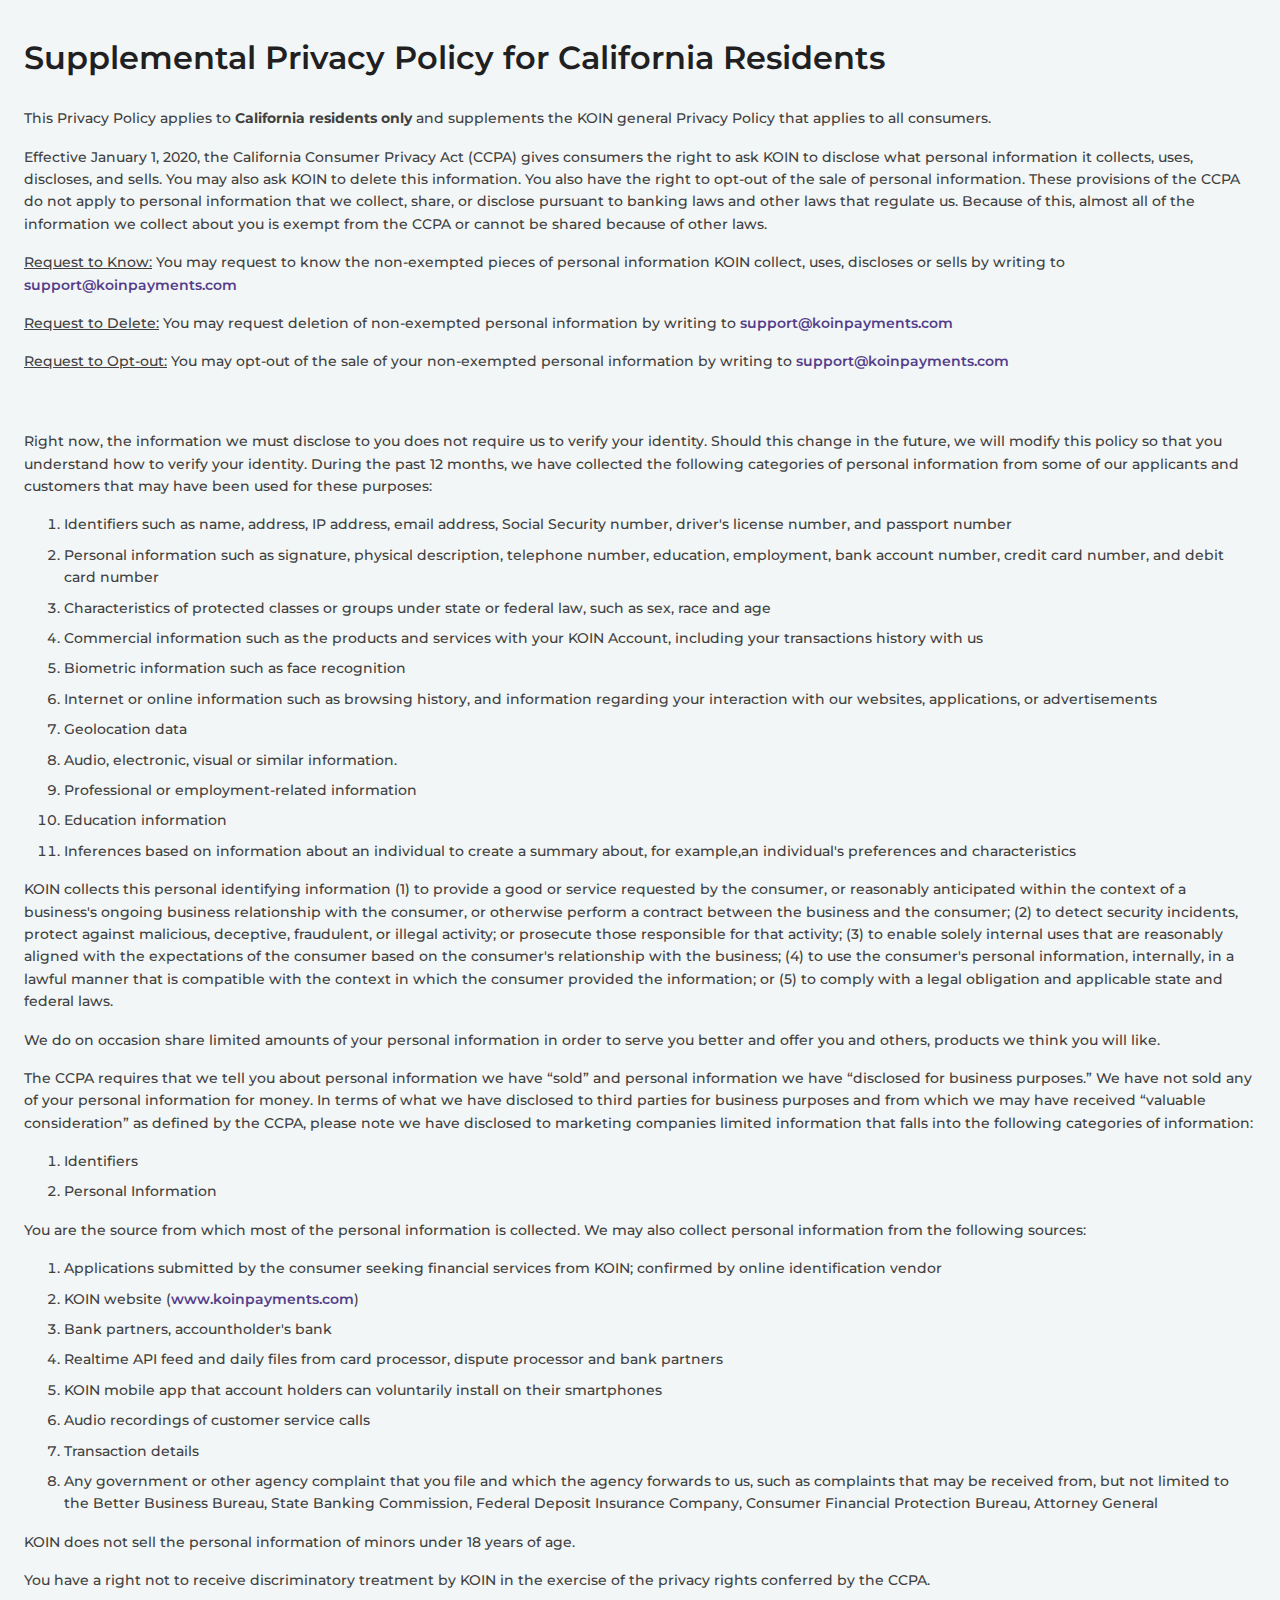
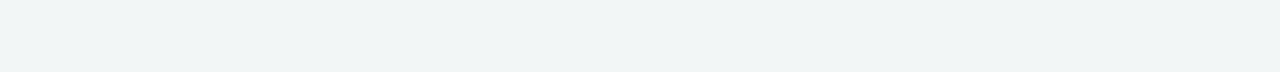
<file: src/california-privacy-policy.html>
<!DOCTYPE html>
<html lang="en">

<head>
  <meta charset="UTF-8">
  <meta name="viewport" content="width=device-width, initial-scale=1.0">
  <title>California Privacy Policy</title>
  <style>
    @import url('https://fonts.googleapis.com/css2?family=Montserrat:ital,wght@0,100..900;1,100..900&display=swap');

    * {
      box-sizing: border-box;
      margin: 0;
    }

    html,
    body {
      font-family: "Montserrat";
      background-color: #F2F6F6;
      font-weight: 500;
      line-height: 1.6;
      color: #404040;
    }

    .container {
      width: 100%;
      margin: 0 auto;
      padding: 2rem 1.5rem 4rem 1.5rem;
    }

    h1 {
      color: #211F21;
      margin-bottom: 1.5rem;
      font-weight: 600;
    }

    h4 {
      font-size: 1rem;
      margin: .5rem 0 .5rem 0;
      font-weight: 600;
    }

    p {
      font-size: 0.875rem;
      margin-top: 1rem;
      margin-bottom: 1rem;
    }

    a {
      color: #543D8A;
      font-weight: 600;
      text-decoration: none;
    }

    ol,
    ul {
      margin-top: 1rem;
      margin-bottom: 1rem;
      font-size: 0.875rem;
    }

    li {
      margin-bottom: .5rem;
    }

    table {
      border-collapse: collapse;
    }
  </style>
</head>

<body>
  <div class="container">
    <!-- <section class="document-header">Supplemental Privacy Policy for California Residents</section> -->
    
    <h1>Supplemental Privacy Policy for California Residents</h1>

    <p>This Privacy Policy applies to <strong>California residents only</strong> and supplements the KOIN general
      Privacy Policy that applies to all consumers.</p>

    <p>Effective January 1, 2020, the California Consumer Privacy Act (CCPA) gives consumers the right to
      ask KOIN to disclose what personal information it collects, uses, discloses, and sells. You may also
      ask KOIN to delete this information. You also have the right to opt-out of the sale of personal
      information. These provisions of the CCPA do not apply to personal information that we collect,
      share, or disclose pursuant to banking laws and other laws that regulate us. Because of this, almost
      all of the information we collect about you is exempt from the CCPA or cannot be shared because of
      other laws.</p>

    <p>
      <u>Request to Know:</u> You may request to know the non-exempted pieces of personal information KOIN
      collect, uses, discloses or sells by writing to <a
        href="mailto:support@koinpayments.com">support@koinpayments.com</a>
    </p>

    <p>
      <u>Request to Delete:</u> You may request deletion of non-exempted personal information by writing to <a
        href="mailto:support@koinpayments.com">support@koinpayments.com</a>
    </p>

    <p>
      <u>Request to Opt-out:</u> You may opt-out of the sale of your non-exempted personal information by writing to <a
        href="mailto:support@koinpayments.com">support@koinpayments.com</a>
    </p>
    <br>
    <p>Right now, the information we must disclose to you does not require us to verify your identity. Should this
      change in the future, we will modify this policy so that you understand how to verify your identity. During the
      past 12 months, we have collected the following categories of personal information from some of our applicants and
      customers that may have been used for these purposes:</p>

    <ol>
      <li>Identifiers such as name, address, IP address, email address, Social Security number, driver's license
        number, and passport number</li>
      <li>Personal information such as signature, physical description, telephone number, education, employment, bank
        account number, credit card number, and debit card number</li>
      <li>Characteristics of protected classes or groups under state or federal law, such as sex, race and age</li>
      <li>Commercial information such as the products and services with your KOIN Account, including your transactions
        history with us</li>
      <li>Biometric information such as face recognition</li>
      <li>Internet or online information such as browsing history, and information regarding your interaction with our
        websites, applications, or advertisements</li>
      <li>Geolocation data</li>
      <li>Audio, electronic, visual or similar information.</li>
      <li>Professional or employment-related information</li>
      <li>Education information</li>
      <li>Inferences based on information about an individual to create a summary about, for example,an individual's
        preferences and characteristics</li>
    </ol>

    <p>KOIN collects this personal identifying information (1) to provide a good or service requested by the consumer,
      or reasonably anticipated within the context of a business's ongoing business relationship with the consumer, or
      otherwise perform a contract between the business and the consumer; (2) to detect security incidents, protect
      against malicious, deceptive, fraudulent, or illegal activity; or prosecute those responsible for that activity;
      (3) to enable solely internal uses that are reasonably aligned with the expectations of the consumer based on the
      consumer's relationship with the business; (4) to use the consumer's personal information, internally, in a lawful
      manner that is compatible with the context in which the consumer provided the information; or (5) to comply with a
      legal obligation and applicable state and federal laws.</p>

    <p>We do on occasion share limited amounts of your personal information in order to serve you better and offer you
      and others, products we think you will like.</p>

    <p>The CCPA requires that we tell you about personal information we have “sold” and personal information we have
      “disclosed for business purposes.” We have not sold any of your personal information for money. In terms of what
      we have disclosed to third parties for business purposes and from which we may have received “valuable
      consideration” as defined by the CCPA, please note we have disclosed to marketing companies limited information
      that falls into the following categories of information:</p>

    <ol>
      <li>Identifiers</li>
      <li>Personal Information</li>
    </ol>

    <p>You are the source from which most of the personal information is collected. We may also collect personal
      information from the following sources:</p>

    <ol>
      <li>Applications submitted by the consumer seeking financial services from KOIN; confirmed by online
        identification vendor</li>
      <li>KOIN website (<a href="https://www.koinpayments.com">www.koinpayments.com</a>)</li>
      <li>Bank partners, accountholder's bank</li>
      <li>Realtime API feed and daily files from card processor, dispute processor and bank partners</li>
      <li>KOIN mobile app that account holders can voluntarily install on their smartphones</li>
      <li>Audio recordings of customer service calls</li>
      <li>Transaction details</li>
      <li>Any government or other agency complaint that you file and which the agency forwards to us, such as complaints
        that may be received from, but not limited to the Better Business Bureau, State Banking Commission, Federal
        Deposit Insurance Company, Consumer Financial Protection Bureau, Attorney General</li>
    </ol>

    <p>KOIN does not sell the personal information of minors under 18 years of age.</p>

    <p>You have a right not to receive discriminatory treatment by KOIN in the exercise of the privacy rights conferred
      by the CCPA.</p>
  </div>
</body>
</file>
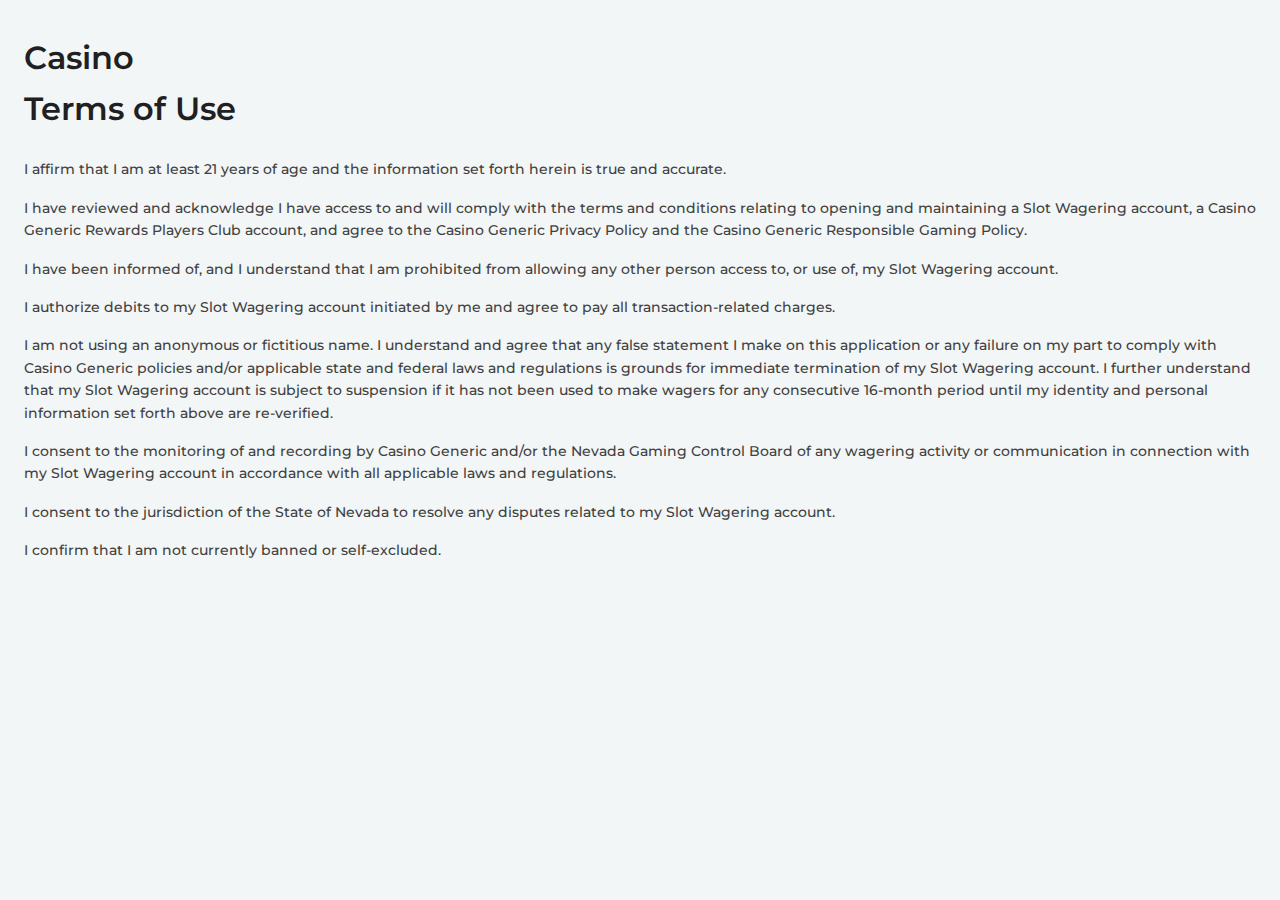
<file: src/casino-terms-of-use.html>
<!DOCTYPE html>
<html lang="en">

<head>
  <meta charset="UTF-8">
  <meta name="viewport" content="width=device-width, initial-scale=1.0">
  <title>Terms of Use</title>
  <style>
    @import url('https://fonts.googleapis.com/css2?family=Montserrat:ital,wght@0,100..900;1,100..900&display=swap');

    * {
      box-sizing: border-box;
      margin: 0;
    }

    html,body {
      font-family: "Montserrat";
      background-color: #F2F6F6;
      font-weight: 500;
      line-height: 1.6;
      color: #404040;
    }

    .container {
      width: 100%;
      margin: 0 auto;
      padding: 2rem 1.5rem 4rem 1.5rem;
    }

    h1 {
      color: #211F21;
      margin-bottom: 1.5rem;
      font-weight: 600;
    }

    h4 {
      font-size: 1rem;
      margin: .5rem 0 .5rem 0;
      font-weight: 600;
    }

    p {
      font-size: 0.875rem;
      margin-top: 1rem;
      margin-bottom: 1rem;
    }

    a {
      color: #543D8A;
      font-weight: 600;
      text-decoration: none;
    }

    ol,
    ul {
      margin-top: 1rem;
      margin-bottom: 1rem;
      font-size: 0.875rem;
    }

    li {
      margin-bottom: .5rem;
    }

    table {
      border-collapse: collapse;
    }
  </style>
</head>

<body>
  <div class="container">

    <h1>Casino <br>Terms of Use</h1>

    <p>I affirm that I am at least 21 years of age and the information set forth herein is true and accurate.</p>
    <p>I have reviewed and acknowledge I have access to and will comply with the terms and conditions relating to
      opening and maintaining a Slot Wagering account, a Casino Generic Rewards Players Club account, and agree to the
      Casino Generic Privacy Policy and the Casino Generic Responsible Gaming Policy.</p>
    <p>I have been informed of, and I understand that I am prohibited from allowing any other person access to, or use
      of, my Slot Wagering account.</p>
    <p>I authorize debits to my Slot Wagering account initiated by me and agree to pay all transaction-related charges.
    </p>
    <p>I am not using an anonymous or fictitious name. I understand and agree that any false statement I make on this
      application or any failure on my part to comply with Casino Generic policies and/or applicable state and federal
      laws and regulations is grounds for immediate termination of my Slot Wagering account. I further understand that
      my Slot Wagering account is subject to suspension if it has not been used to make wagers for any consecutive
      16-month period until my identity and personal information set forth above are re-verified.</p>
    <p>I consent to the monitoring of and recording by Casino Generic and/or the Nevada Gaming Control Board of any
      wagering activity or communication in connection with my Slot Wagering account in accordance with all applicable
      laws and regulations.</p>
    <p>I consent to the jurisdiction of the State of Nevada to resolve any disputes related to my Slot Wagering account.
    </p>
    <p>I confirm that I am not currently banned or self-excluded.</p>
  </div>
</body>
</file>
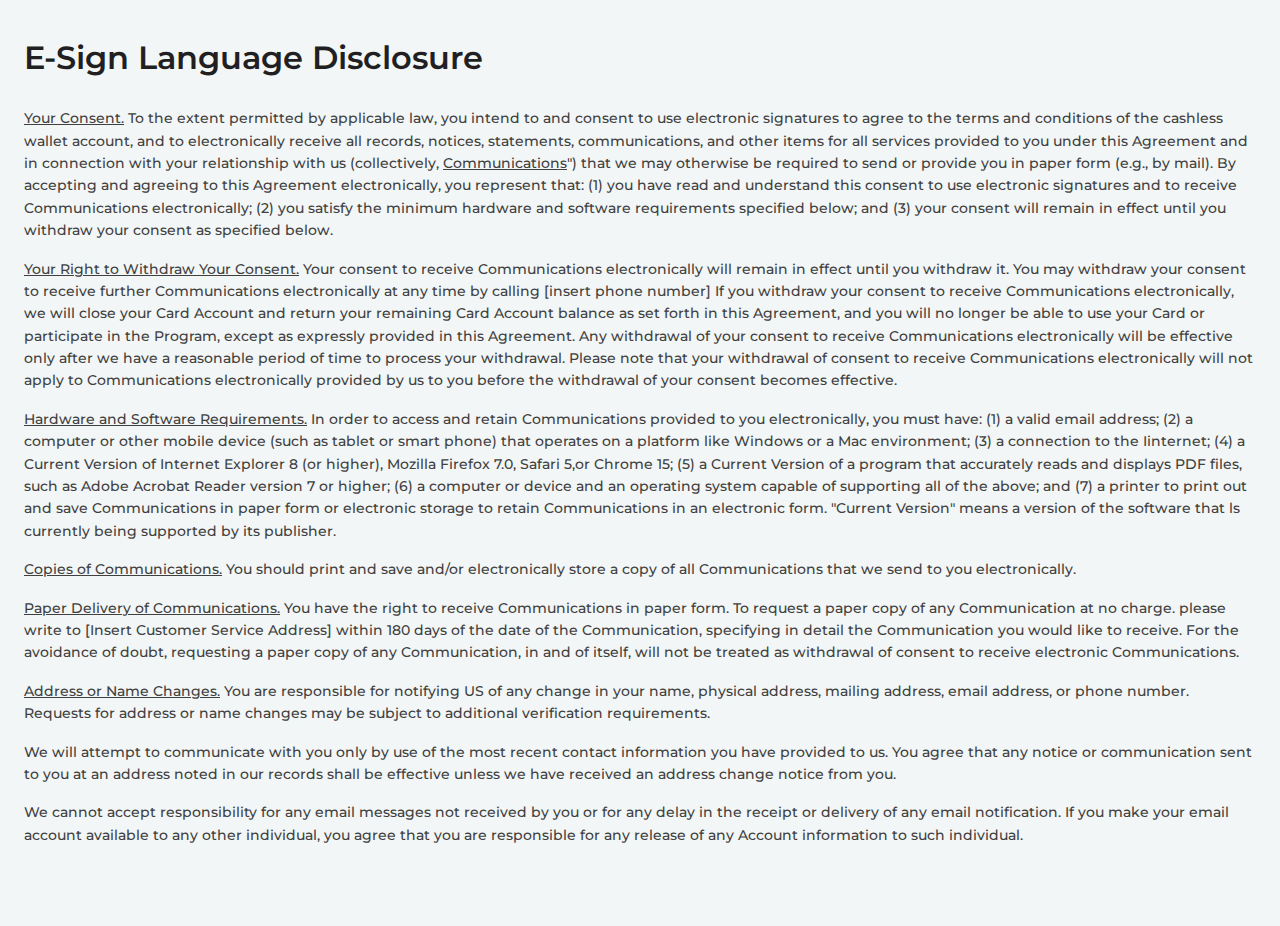
<file: src/esign-policy.html>
<!DOCTYPE html>
<html lang="en">

<head>
  <meta charset="UTF-8">
  <meta name="viewport" content="width=device-width, initial-scale=1.0">
  <title>E-Sign Policy</title>
  <style>
    @import url('https://fonts.googleapis.com/css2?family=Montserrat:ital,wght@0,100..900;1,100..900&display=swap');

    * {
      box-sizing: border-box;
      margin: 0;
    }

    html,
    body {
      font-family: "Montserrat";
      background-color: #F2F6F6;
      font-weight: 500;
      line-height: 1.6;
      color: #404040;
    }

    .container {
      width: 100%;
      margin: 0 auto;
      padding: 2rem 1.5rem 4rem 1.5rem;
    }

    h1 {
      color: #211F21;
      margin-bottom: 1.5rem;
      font-weight: 600;
    }

    h4 {
      font-size: 1rem;
      margin: .5rem 0 .5rem 0;
      font-weight: 600;
    }

    p {
      font-size: 0.875rem;
      margin-top: 1rem;
      margin-bottom: 1rem;
    }

    a {
      color: #543D8A;
      font-weight: 600;
      text-decoration: none;
    }

    ol,
    ul {
      margin-top: 1rem;
      margin-bottom: 1rem;
      font-size: 0.875rem;
    }

    li {
      margin-bottom: .5rem;
    }

    table {
      border-collapse: collapse;
    }
  </style>
</head>

<body>
  <div class="container">
    <!-- <section class="document-header">E-Sign Language Disclosure</section> -->

    <h1>E-Sign Language Disclosure</h1>

    <p>
      <u>Your Consent.</u> To the extent permitted by applicable law, you intend to and consent to use electronic
      signatures to
      agree to the terms and conditions of the cashless wallet account, and to electronically receive all records,
      notices, statements, communications, and other items for all services provided to you under this Agreement and in
      connection with your relationship with us (collectively, <u>Communications</u>") that we may otherwise be required
      to
      send or provide you in paper form (e.g., by mail). By accepting and agreeing to this Agreement electronically,
      you represent that: (1) you have read and understand this consent to use electronic signatures and to receive
      Communications electronically; (2) you satisfy the minimum hardware and software requirements specified below; and
      (3) your consent will remain in effect until you withdraw your consent as specified below.
    </p>
    <p>
      <u>Your Right to Withdraw Your Consent.</u> Your consent to receive Communications electronically will remain in
      effect
      until you withdraw it. You may withdraw your consent to receive further Communications electronically at any time
      by calling [insert phone number] If you withdraw your consent to receive Communications electronically, we will
      close your Card Account and return your remaining Card Account balance as set forth in this Agreement, and you
      will no longer be able to use your Card or participate in the Program, except as expressly provided in this
      Agreement. Any withdrawal of your consent to receive Communications electronically will be effective only after we
      have a reasonable period of time to process your withdrawal. Please note that your withdrawal of consent to
      receive Communications electronically will not apply to Communications electronically provided by us to you before
      the withdrawal of your consent becomes effective.
    </p>

    <p>
      <u>Hardware and Software Requirements.</u> In order to access and retain Communications provided to you
      electronically,
      you must have: (1) a valid email address; (2) a computer or other mobile device (such as tablet or smart phone)
      that operates on a platform like Windows or a Mac environment; (3) a connection to the Iinternet; (4) a Current
      Version of Internet Explorer 8 (or higher), Mozilla Firefox 7.0, Safari 5,or Chrome 15; (5) a Current Version of
      a program that accurately reads and displays PDF files, such as Adobe Acrobat Reader version 7 or higher; (6) a
      computer or device and an operating system capable of supporting all of the above; and (7) a printer to print out
      and save Communications in paper form or electronic storage to retain Communications in an electronic form.
      "Current Version" means a version of the software that ls currently being supported by its publisher.
    </p>

    <p>
      <u>Copies of Communications.</u> You should print and save and/or electronically store a copy of all
      Communications that
      we send to you electronically.
    </p>

    <p>
      <u>Paper Delivery of Communications.</u> You have the right to receive Communications in paper form. To request a
      paper
      copy of any Communication at no charge. please write to [Insert Customer Service Address] within 180 days of the
      date of the Communication, specifying in detail the Communication you would like to receive. For the avoidance of
      doubt, requesting a paper copy of any Communication, in and of itself, will not be treated as withdrawal of
      consent to receive electronic Communications.
    </p>

    <p>
      <u>Address or Name Changes.</u> You are responsible for notifying US of any change in your name, physical address,
      mailing address, email address, or phone number. Requests for address or name changes may be subject to additional
      verification requirements.
    </p>

    <p>
      We will attempt to communicate with you only by use of the most recent contact information you have provided to
      us. You agree that any notice or communication sent to you at an address noted in our records shall be effective
      unless we have received an address change notice from you.
    </p>

    <p>
      We cannot accept responsibility for any email messages not received by you or for any delay in the receipt or
      delivery of any email notification. If you make your email account available to any other individual, you agree
      that you are responsible for any release of any Account information to such individual.
    </p>
  </div>
</body>
</file>
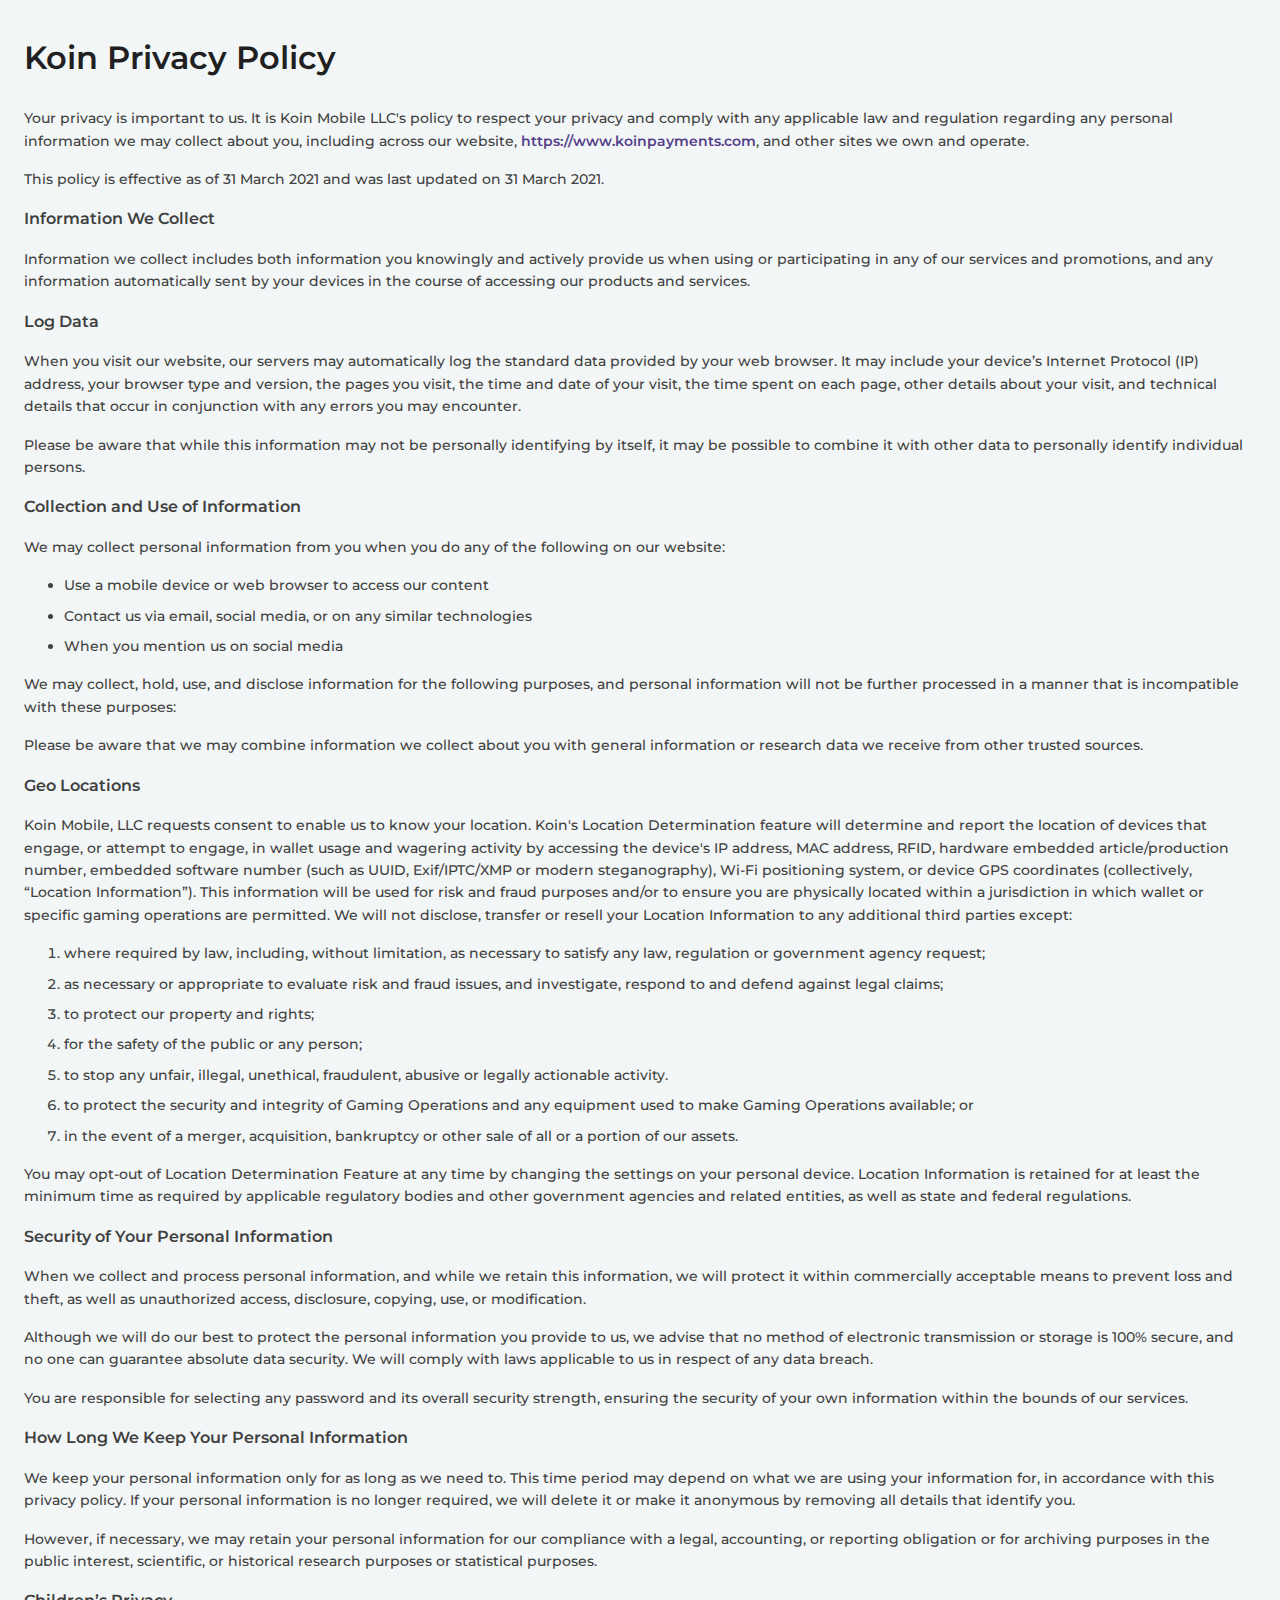
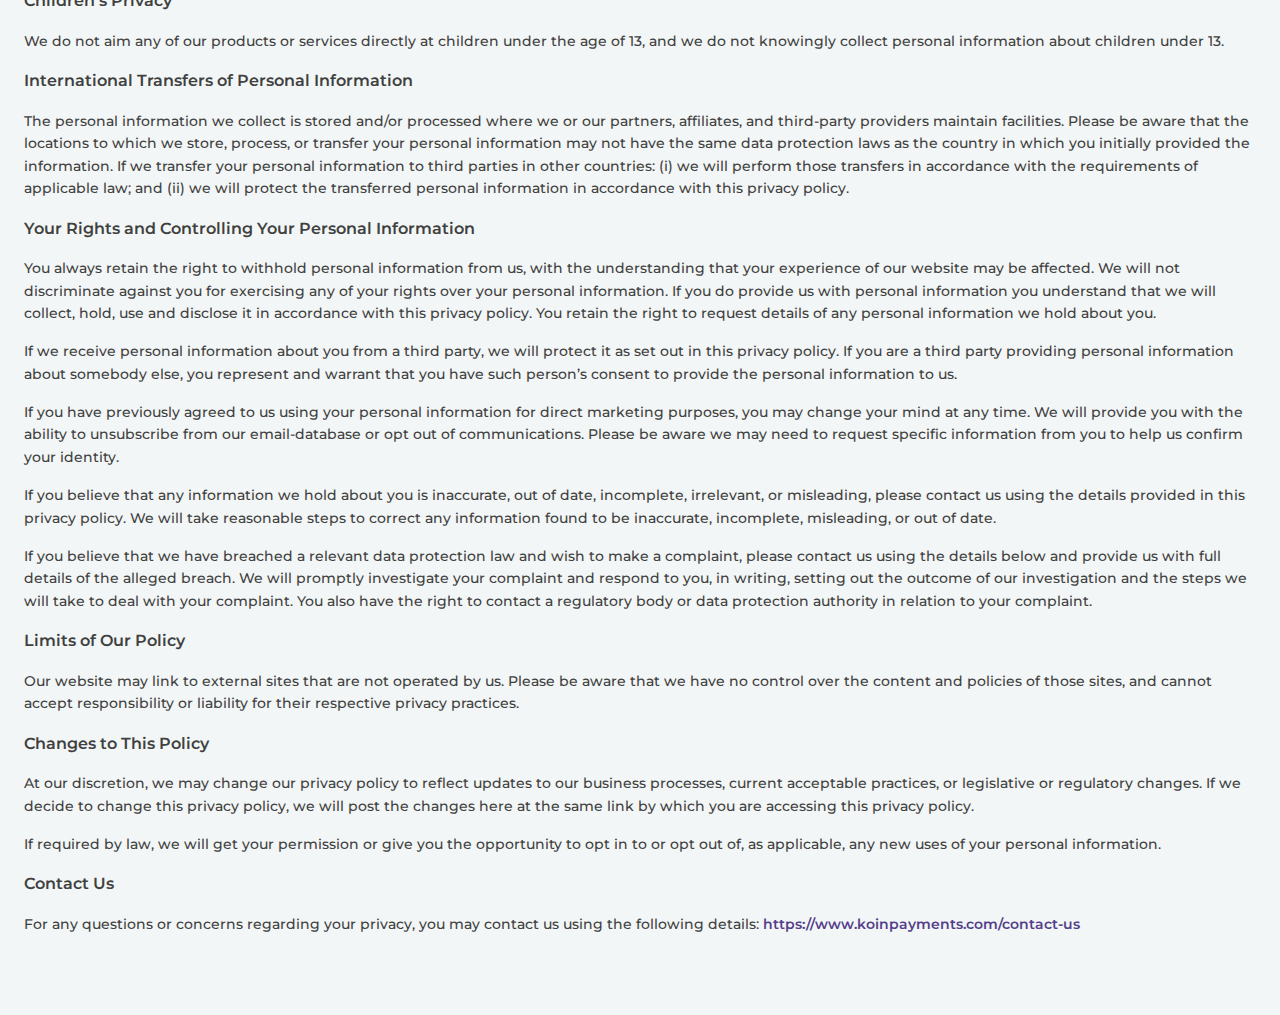
<file: src/koin-privacy-policy.html>
<!DOCTYPE html>
<html lang="en">

<head>
  <meta charset="UTF-8">
  <meta name="viewport" content="width=device-width, initial-scale=1.0">
  <title>Koin Privacy Policy</title>
  <style>
    @import url('https://fonts.googleapis.com/css2?family=Montserrat:ital,wght@0,100..900;1,100..900&display=swap');

    * {
      box-sizing: border-box;
      margin: 0;
    }

    html,body {
      font-family: "Montserrat";
      background-color: #F2F6F6;
      font-weight: 500;
      line-height: 1.6;
      color: #404040;
    }

    .container {
      width: 100%;
      margin: 0 auto;
      padding: 2rem 1.5rem 4rem 1.5rem;
    }

    h1 {
      color: #211F21;
      margin-bottom: 1.5rem;
      font-weight: 600;
    }

    h4 {
      font-size: 1rem;
      margin: .5rem 0 .5rem 0;
      font-weight: 600;
    }

    p {
      font-size: 0.875rem;
      margin-top: 1rem;
      margin-bottom: 1rem;
    }

    a {
      color: #543D8A;
      font-weight: 600;
      text-decoration: none;
    }

    ol,
    ul {
      margin-top: 1rem;
      margin-bottom: 1rem;
      font-size: 0.875rem;
    }

    li {
      margin-bottom: .5rem;
    }

    table {
      border-collapse: collapse;
    }
  </style>
</head>

<body>
  <div class="container">

    <!-- <section class="document-header">Koin Privacy Policy</section> -->

    <h1>Koin Privacy Policy</h1>
    <p>
      Your privacy is important to us. It is Koin Mobile LLC's policy to respect your privacy
      and comply with any applicable law and regulation regarding any personal information
      we may collect about you, including across our website, <a
        href="https://www.koinpayments.com">https://www.koinpayments.com</a>, and other sites we own
      and operate.
    </p>

    <p>
      This policy is effective as of 31 March 2021 and was last updated on 31 March 2021.
    </p>

    <h4>Information We Collect</h4>
    <p>
      Information we collect includes both information you knowingly and actively provide us
      when using or participating in any of our services and promotions, and any information
      automatically sent by your devices in the course of accessing our products and
      services.
    </p>

    <h4>Log Data</h4>
    <p>
      When you visit our website, our servers may automatically log the standard data
      provided by your web browser. It may include your device’s Internet Protocol (IP)
      address, your browser type and version, the pages you visit, the time and date of your
      visit, the time spent on each page, other details about your visit, and technical details
      that occur in conjunction with any errors you may encounter.
    </p>

    <p>
      Please be aware that while this information may not be personally identifying by itself, it may be possible to
      combine it with other data to personally identify individual persons.
    </p>


    <h4>Collection and Use of Information</h4>
    <p>
      We may collect personal information from you when you do any of the following on our
      website:
    </p>
    <ul>
      <li> Use a mobile device or web browser to access our content</li>
      <li> Contact us via email, social media, or on any similar technologies</li>
      <li> When you mention us on social media</li>
    </ul>


    <p>
      We may collect, hold, use, and disclose information for the following purposes, and
      personal information will not be further processed in a manner that is incompatible with these purposes:</p>

    <p>
      Please be aware that we may combine information we collect about you with general
      information or research data we receive from other trusted sources.
    </p>

    <h4>Geo Locations</h4>
    <p>Koin Mobile, LLC requests consent to enable us to know your location. Koin's Location Determination feature will
      determine and report the location of devices that engage, or attempt to engage, in wallet usage and wagering
      activity by accessing the device's IP address, MAC address, RFID, hardware embedded article/production number,
      embedded software number (such as UUID, Exif/IPTC/XMP or modern steganography), Wi-Fi positioning system, or
      device GPS coordinates (collectively, “Location Information”). This information will be used for risk and fraud
      purposes and/or to ensure you are physically located within a jurisdiction in which wallet or specific gaming
      operations are permitted. We will not disclose, transfer or resell your Location Information to any additional
      third parties except:</p>
    <ol>
      <li>where required by law, including, without limitation, as necessary to satisfy any law, regulation or
        government agency request;</li>
      <li>as necessary or appropriate to evaluate risk and fraud issues, and investigate, respond to and defend against
        legal claims;</li>
      <li>to protect our property and rights;</li>
      <li>for the safety of the public or any person;</li>
      <li>to stop any unfair, illegal, unethical, fraudulent, abusive or legally actionable activity.</li>
      <li>to protect the security and integrity of Gaming Operations and any equipment used to make Gaming Operations
        available; or</li>
      <li>in the event of a merger, acquisition, bankruptcy or other sale of all or a portion of our assets.</li>
    </ol>
    <p>You may opt-out of Location Determination Feature at any time by changing the settings on your personal device.
      Location Information is retained for at least the minimum time as required by applicable regulatory bodies and
      other government agencies and related entities, as well as state and federal regulations.</p>

    <h4>Security of Your Personal Information</h4>
    <p>
      When we collect and process personal information, and while we retain this information,
      we will protect it within commercially acceptable means to prevent loss and theft, as well
      as unauthorized access, disclosure, copying, use, or modification.</p>

    <p>
      Although we will do our best to protect the personal information you provide to us, we
      advise that no method of electronic transmission or storage is 100% secure, and no one
      can guarantee absolute data security. We will comply with laws applicable to us in
      respect of any data breach.
    </p>
    <p>
      You are responsible for selecting any password and its overall security strength, ensuring the security of your
      own information within the bounds of our services.
    </p>

    <h4>How Long We Keep Your Personal Information</h4>
    <p>
      We keep your personal information only for as long as we need to. This time period may
      depend on what we are using your information for, in accordance with this privacy
      policy. If your personal information is no longer required, we will delete it or make it
      anonymous by removing all details that identify you.</p>

    <p>
      However, if necessary, we may retain your personal information for our compliance with a legal, accounting, or
      reporting obligation or for archiving purposes in the public interest, scientific, or historical research
      purposes or statistical purposes.
    </p>


    <h4>Children’s Privacy</h4>
    <p>
      We do not aim any of our products or services directly at children under the age of 13,
      and we do not knowingly collect personal information about children under 13.
    </p>

    <h4>International Transfers of Personal Information </h4>
    <p>
      The personal information we collect is stored and/or processed where we or our partners, affiliates, and
      third-party providers maintain facilities. Please be aware that the locations to which we store, process, or
      transfer your personal information may not have
      the same data protection laws as the country in which you initially provided the
      information. If we transfer your personal information to third parties in other countries: (i)
      we will perform those transfers in accordance with the requirements of applicable law;
      and (ii) we will protect the transferred personal information in accordance with this
      privacy policy.
    </p>

    <h4>Your Rights and Controlling Your Personal Information</h4>
    <p>
      You always retain the right to withhold personal information from us, with the
      understanding that your experience of our website may be affected. We will not
      discriminate against you for exercising any of your rights over your personal information.
      If you do provide us with personal information you understand that we will collect, hold,
      use and disclose it in accordance with this privacy policy. You retain the right to request
      details of any personal information we hold about you. </p>

    <p>
      If we receive personal information about you from a third party, we will protect it as set out in this privacy
      policy. If you are a third party providing personal information about somebody else, you represent and warrant
      that you have such person’s consent to provide the personal information to us.
    </p>

    <p>
      If you have previously agreed to us using your personal information for direct marketing purposes, you may change
      your mind at any time. We will provide you with the ability to unsubscribe from our email-database or opt out of
      communications. Please be aware we may need to request specific information from you to help us confirm your
      identity.
    </p>

    <p>
      If you believe that any information we hold about you is inaccurate, out of date, incomplete, irrelevant, or
      misleading, please contact us using the details provided in this privacy policy. We will take reasonable steps
      to correct any information found to be inaccurate, incomplete, misleading, or out of date.
    </p>

    <p>
      If you believe that we have breached a relevant data protection law and wish to make a
      complaint, please contact us using the details below and provide us with full details of
      the alleged breach. We will promptly investigate your complaint and respond to you, in
      writing, setting out the outcome of our investigation and the steps we will take to deal
      with your complaint. You also have the right to contact a regulatory body or data
      protection authority in relation to your complaint.
    </p>

    <h4>Limits of Our Policy</h4>
    <p>
      Our website may link to external sites that are not operated by us. Please be aware that we have no control over
      the content and policies of those sites, and cannot accept responsibility or liability for their respective
      privacy practices.
    </p>

    <h4>Changes to This Policy</h4>
    <p>
      At our discretion, we may change our privacy policy to reflect updates to our business processes, current
      acceptable practices, or legislative or regulatory changes. If we decide to change this privacy policy, we will
      post the changes here at the same link by which you are accessing this privacy policy.</p>

    <p>
      If required by law, we will get your permission or give you the opportunity to opt in to or opt out of, as
      applicable, any new uses of your personal information.
    </p>

    <h4>Contact Us</h4>
    <p>
      For any questions or concerns regarding your privacy, you may contact us using the following details: <a
        href="https://koinpayments.com/contact/?s=Sales%20Inquiry">https://www.koinpayments.com/contact-us</a>
    </p>
  </div>

</body>

</html>
</file>
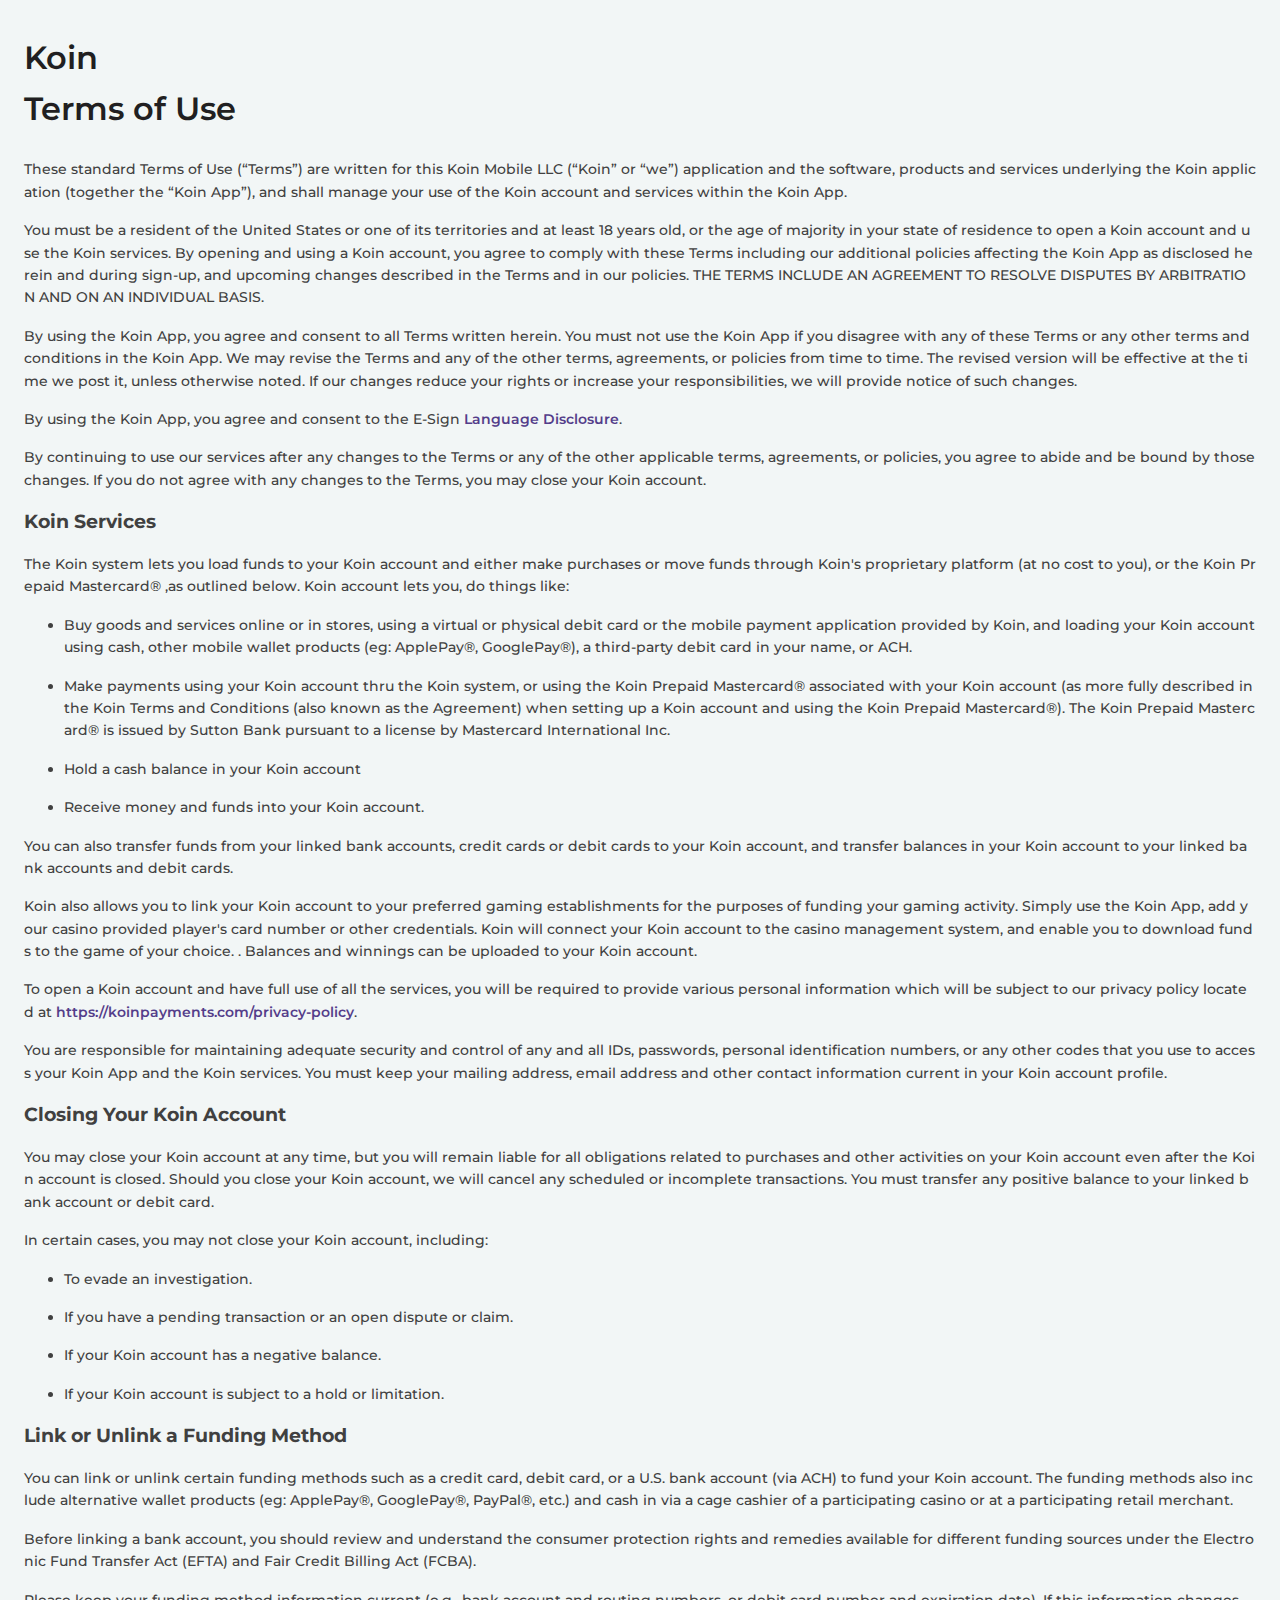
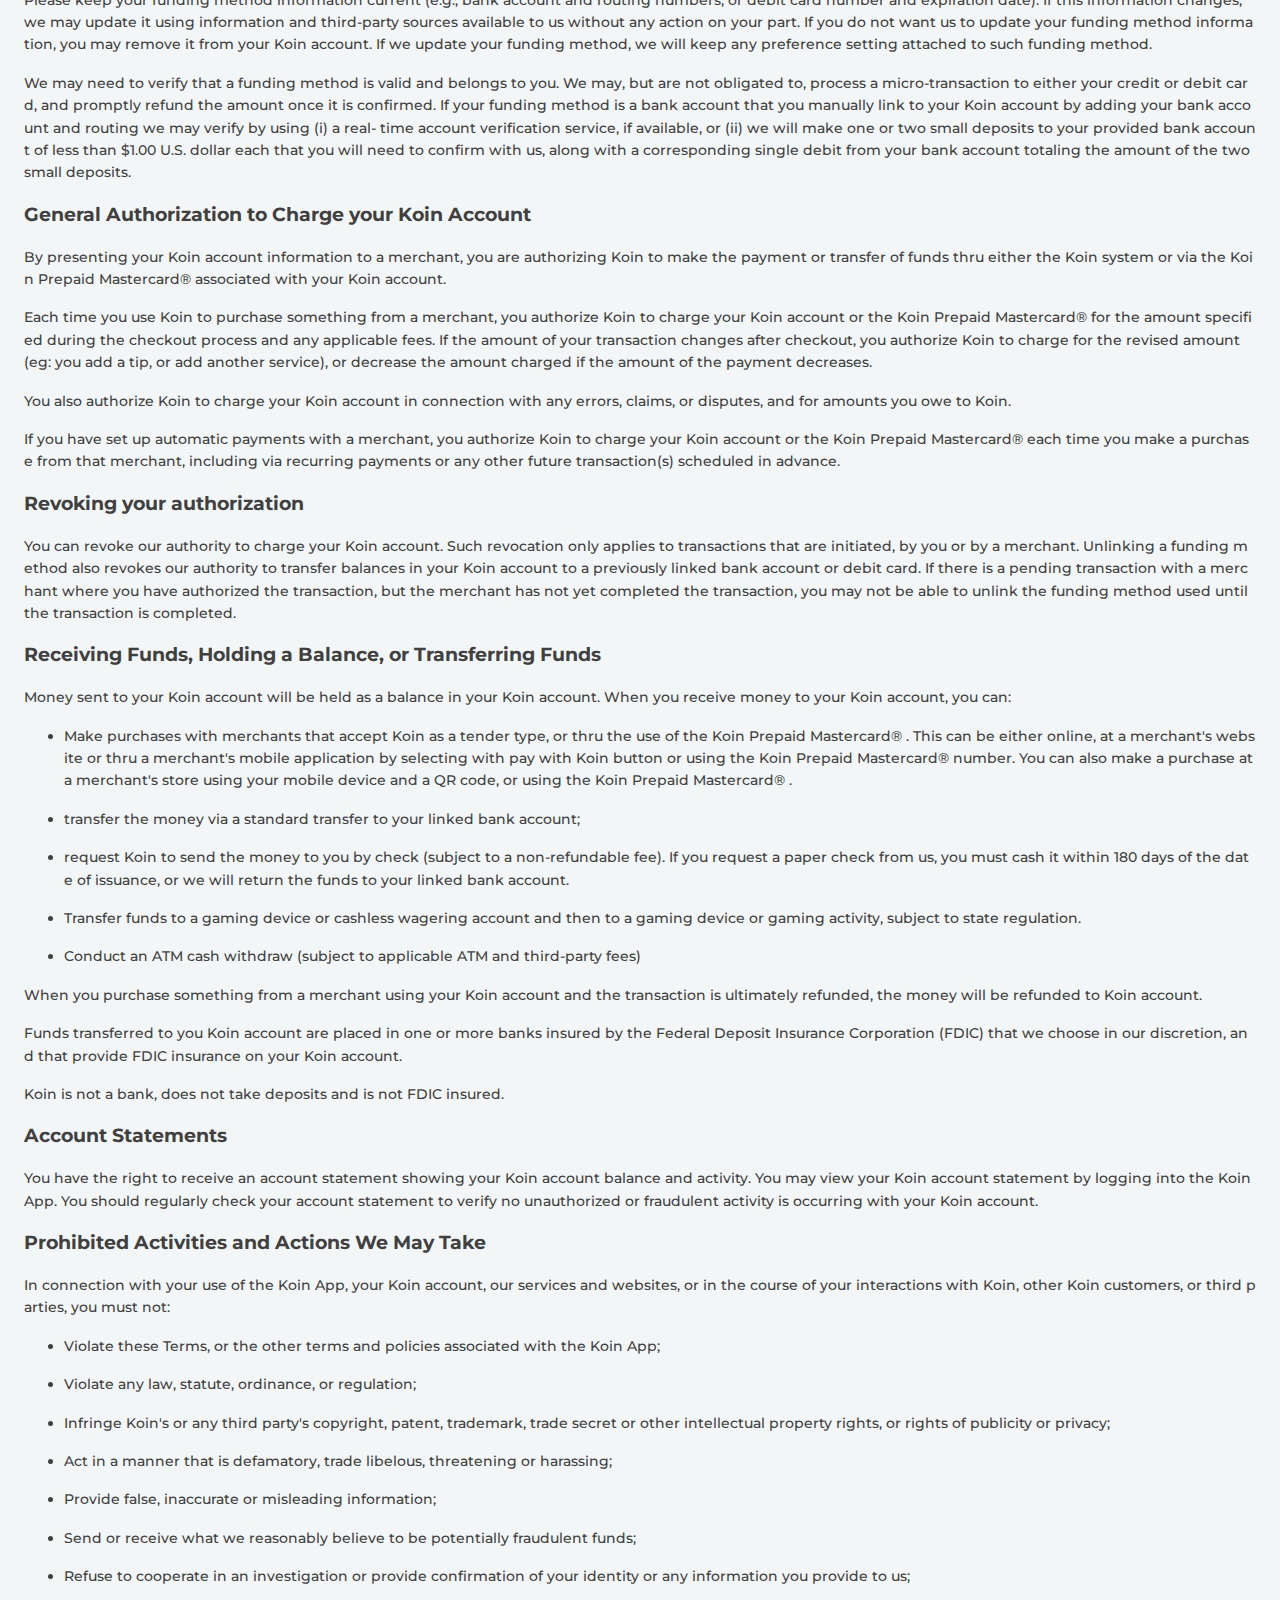
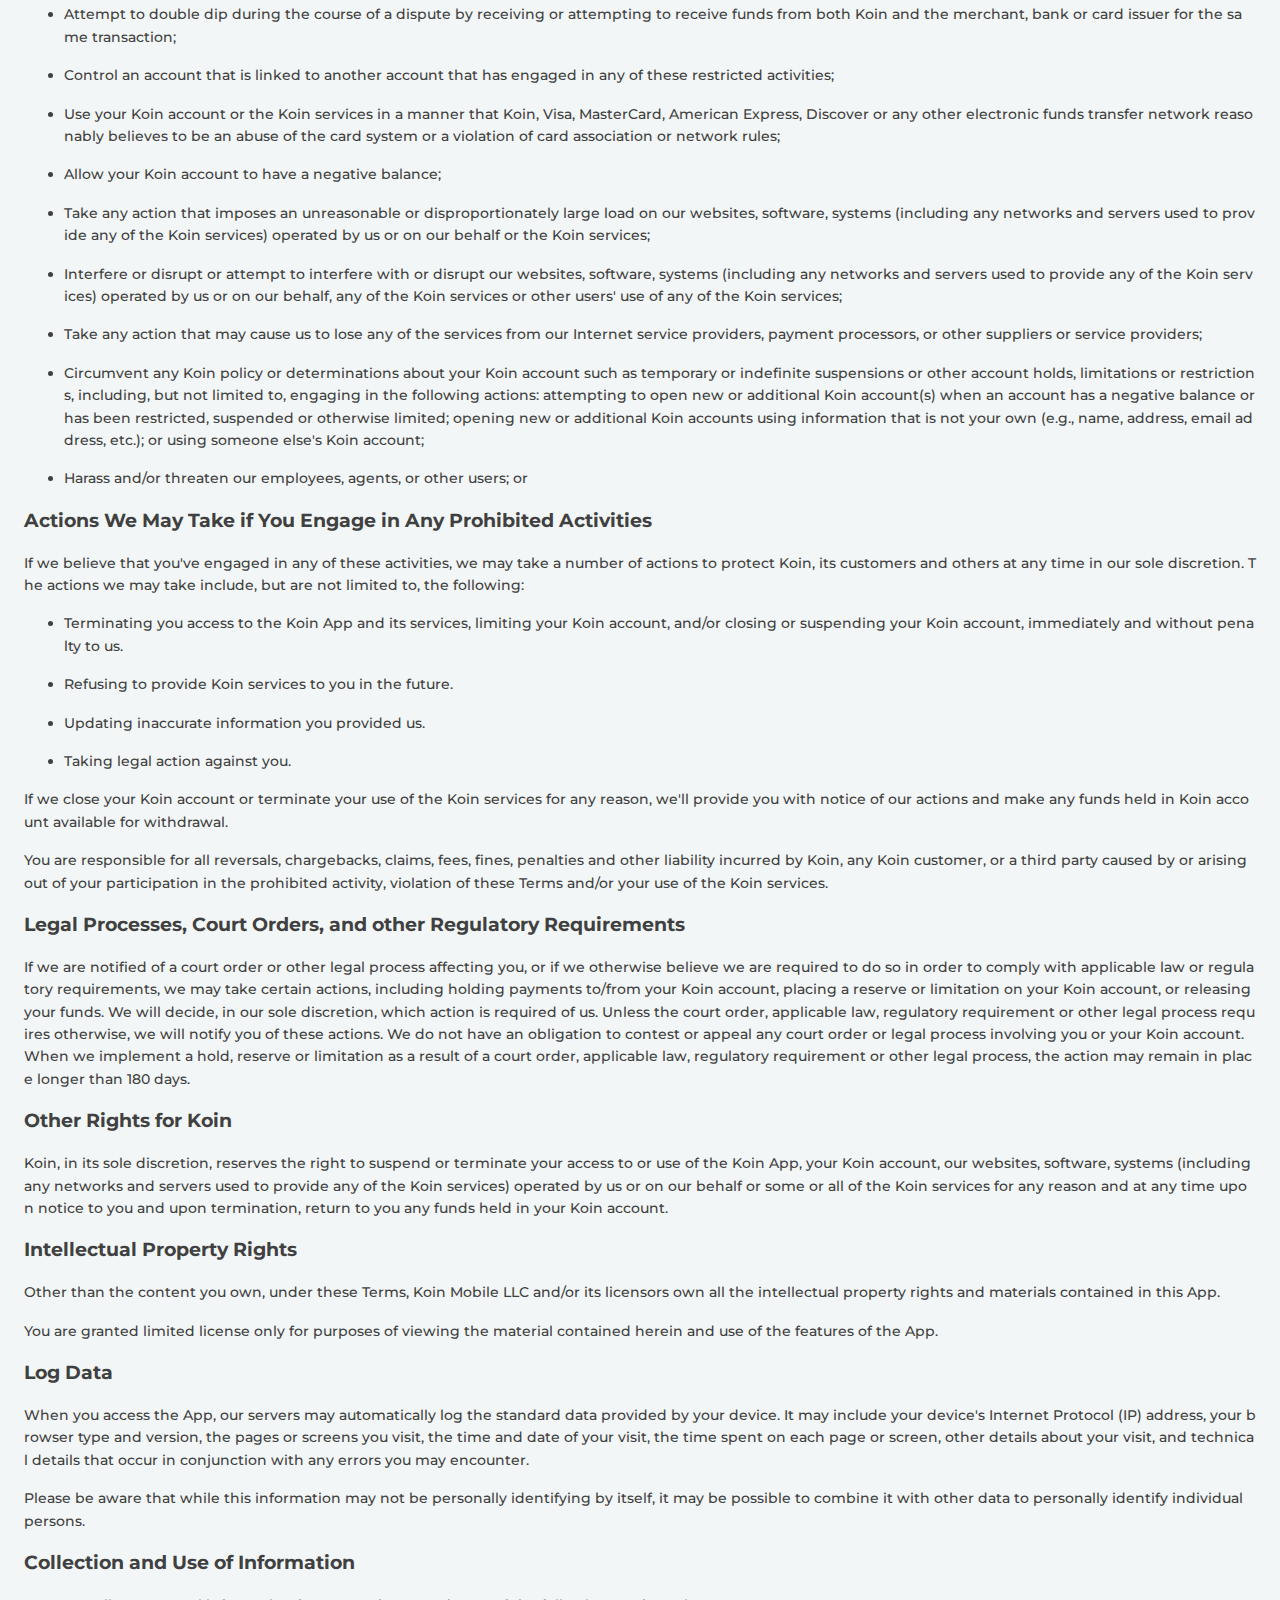
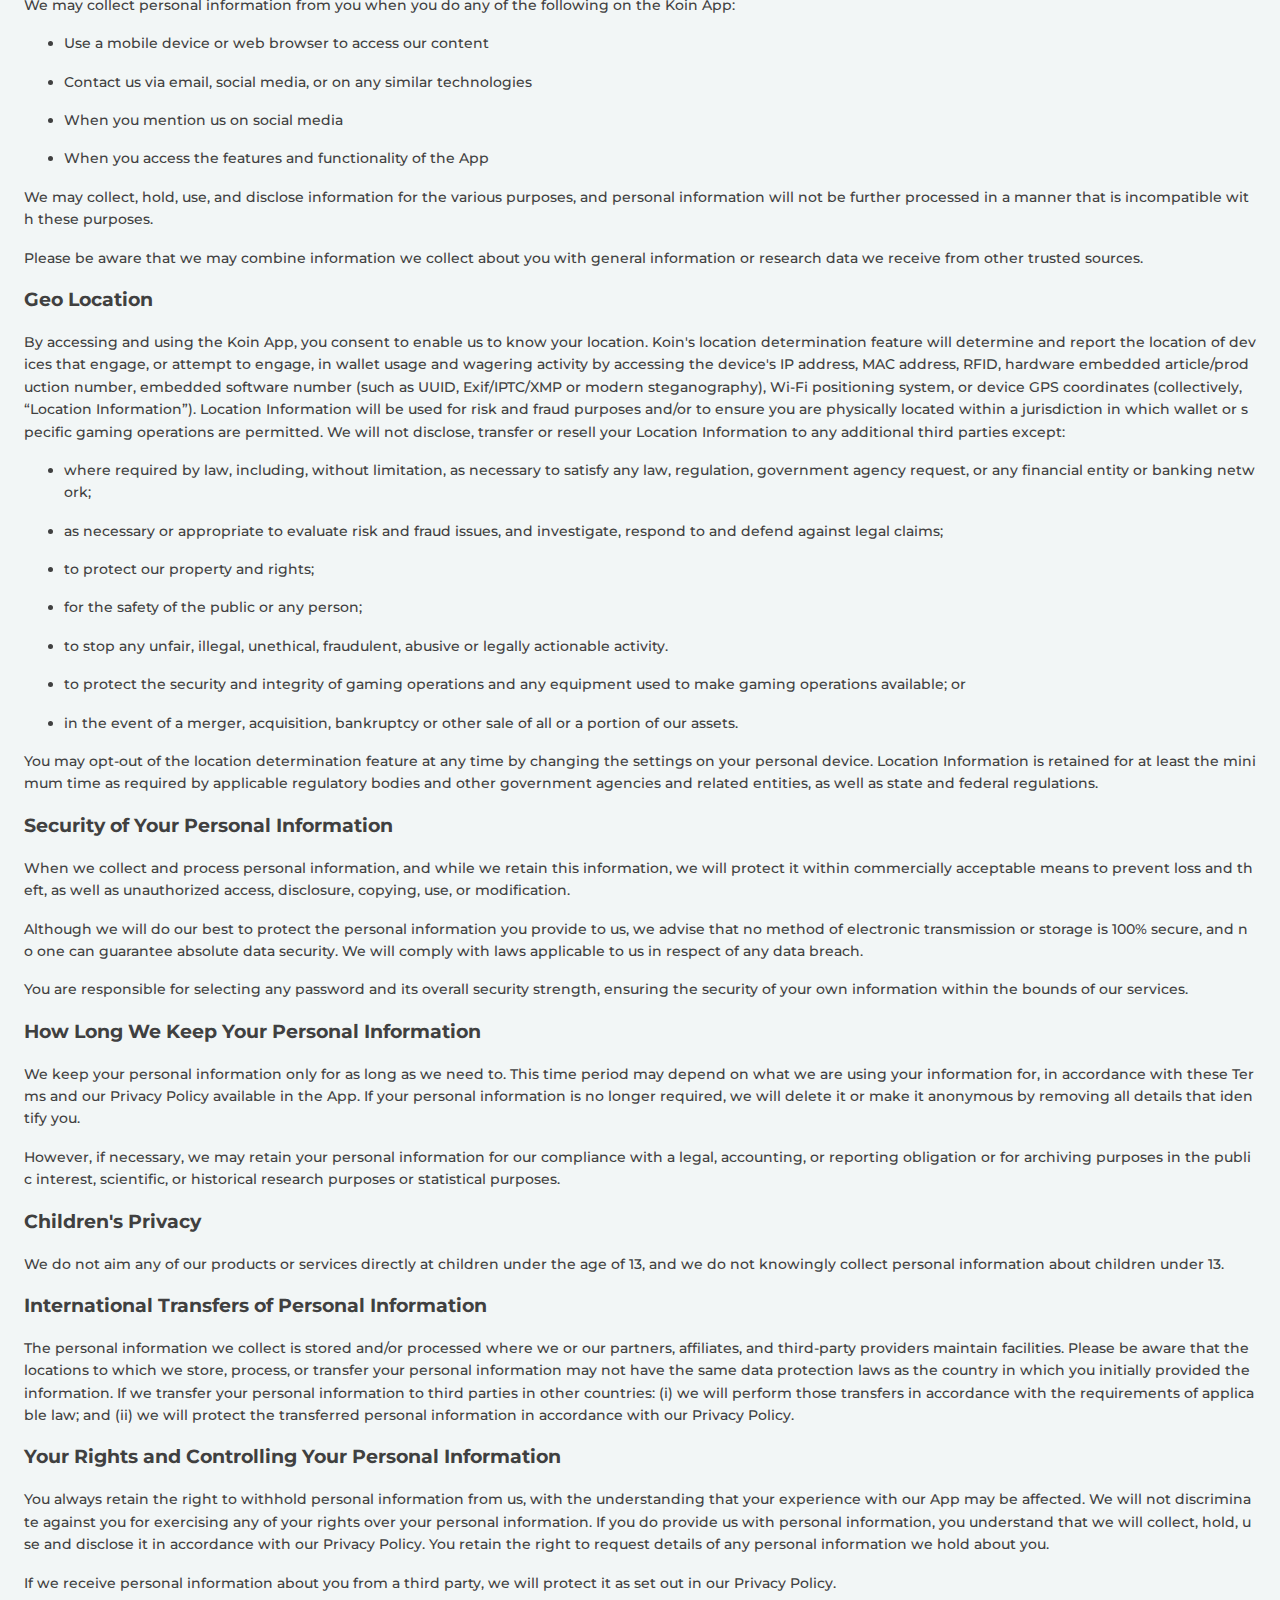
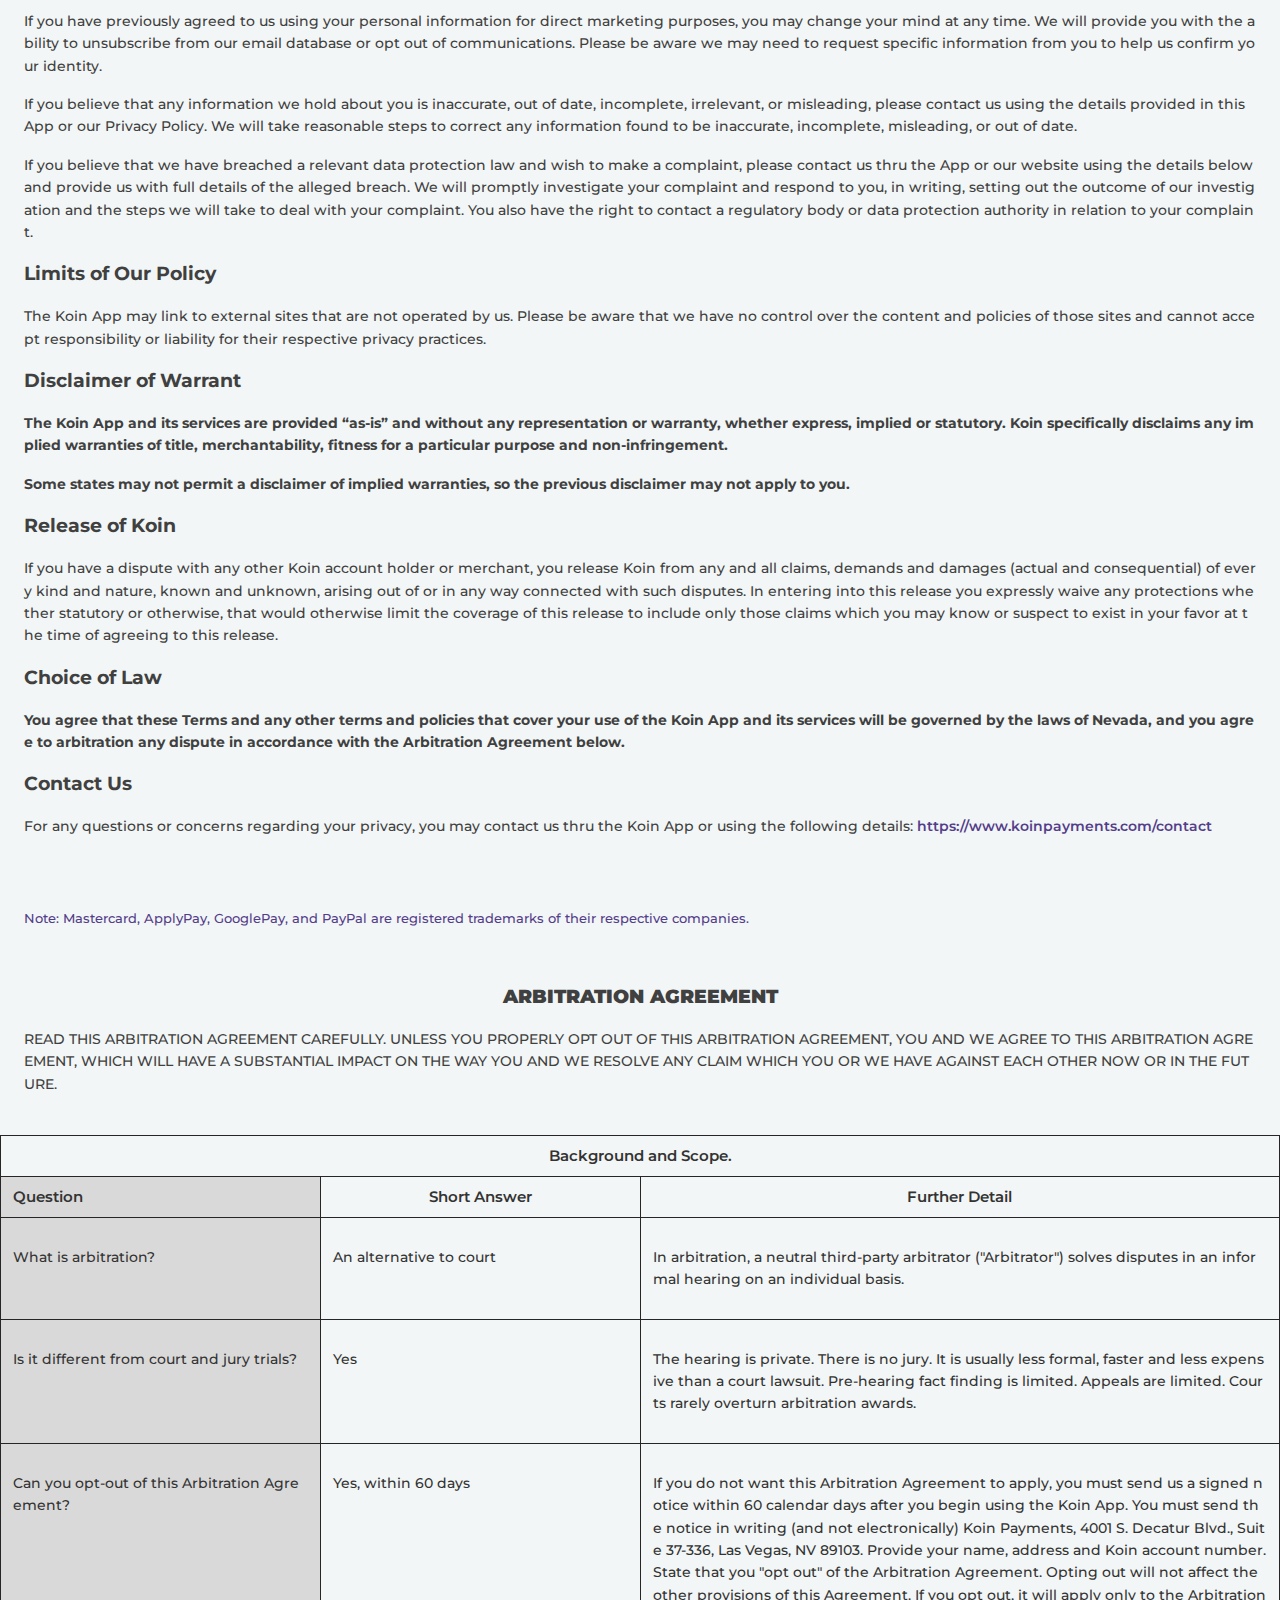
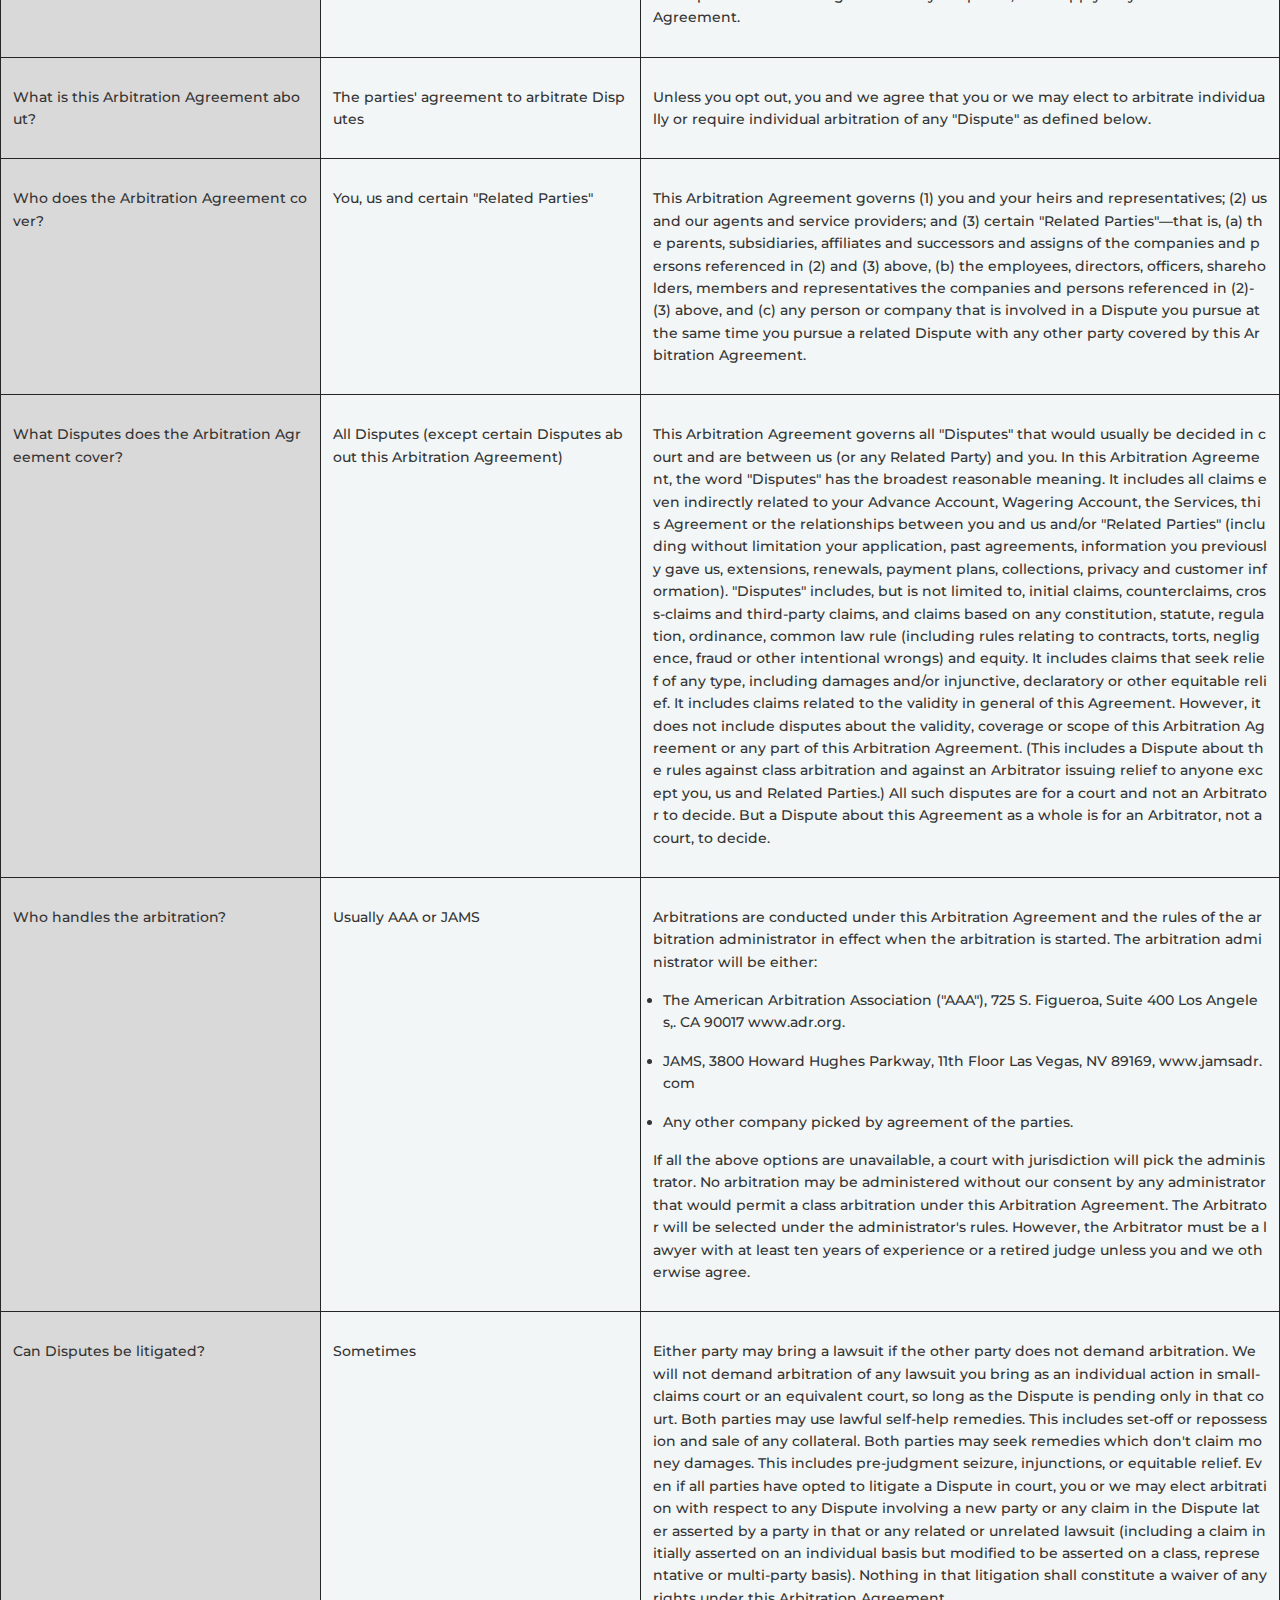
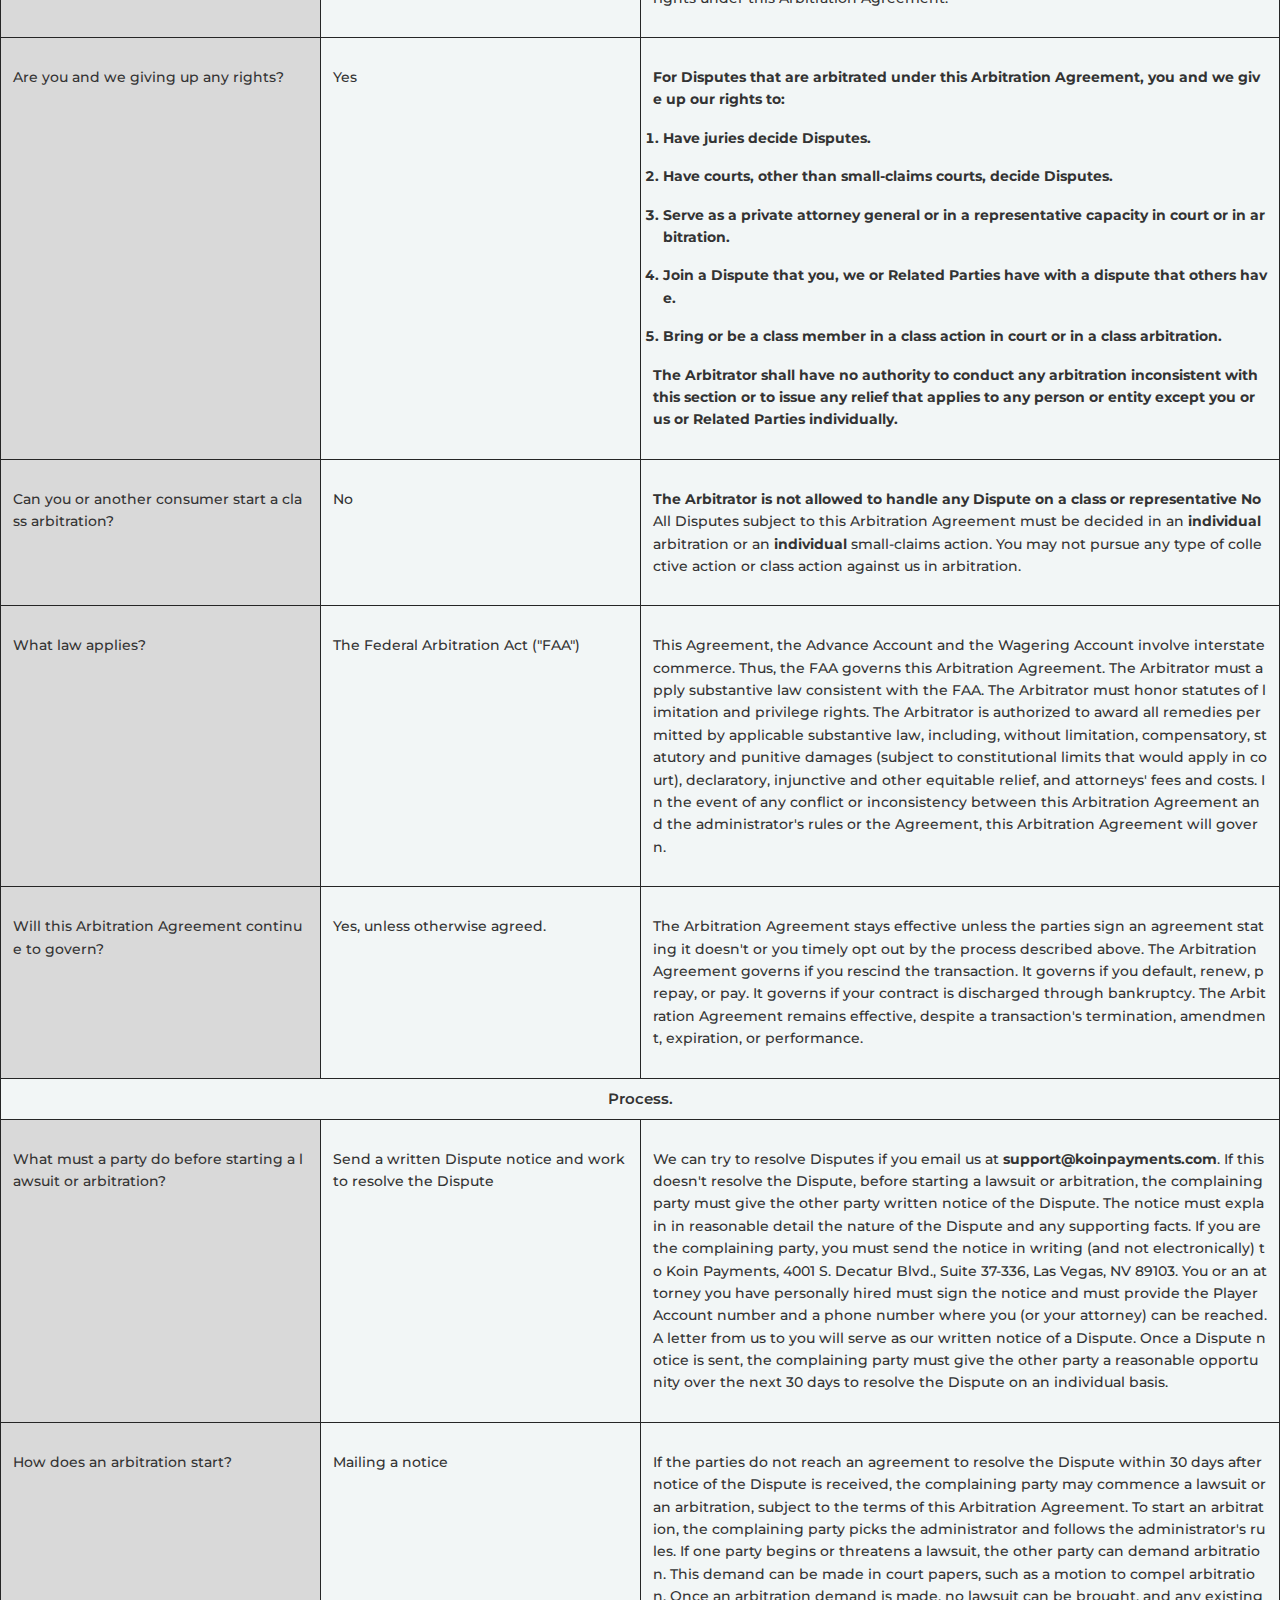
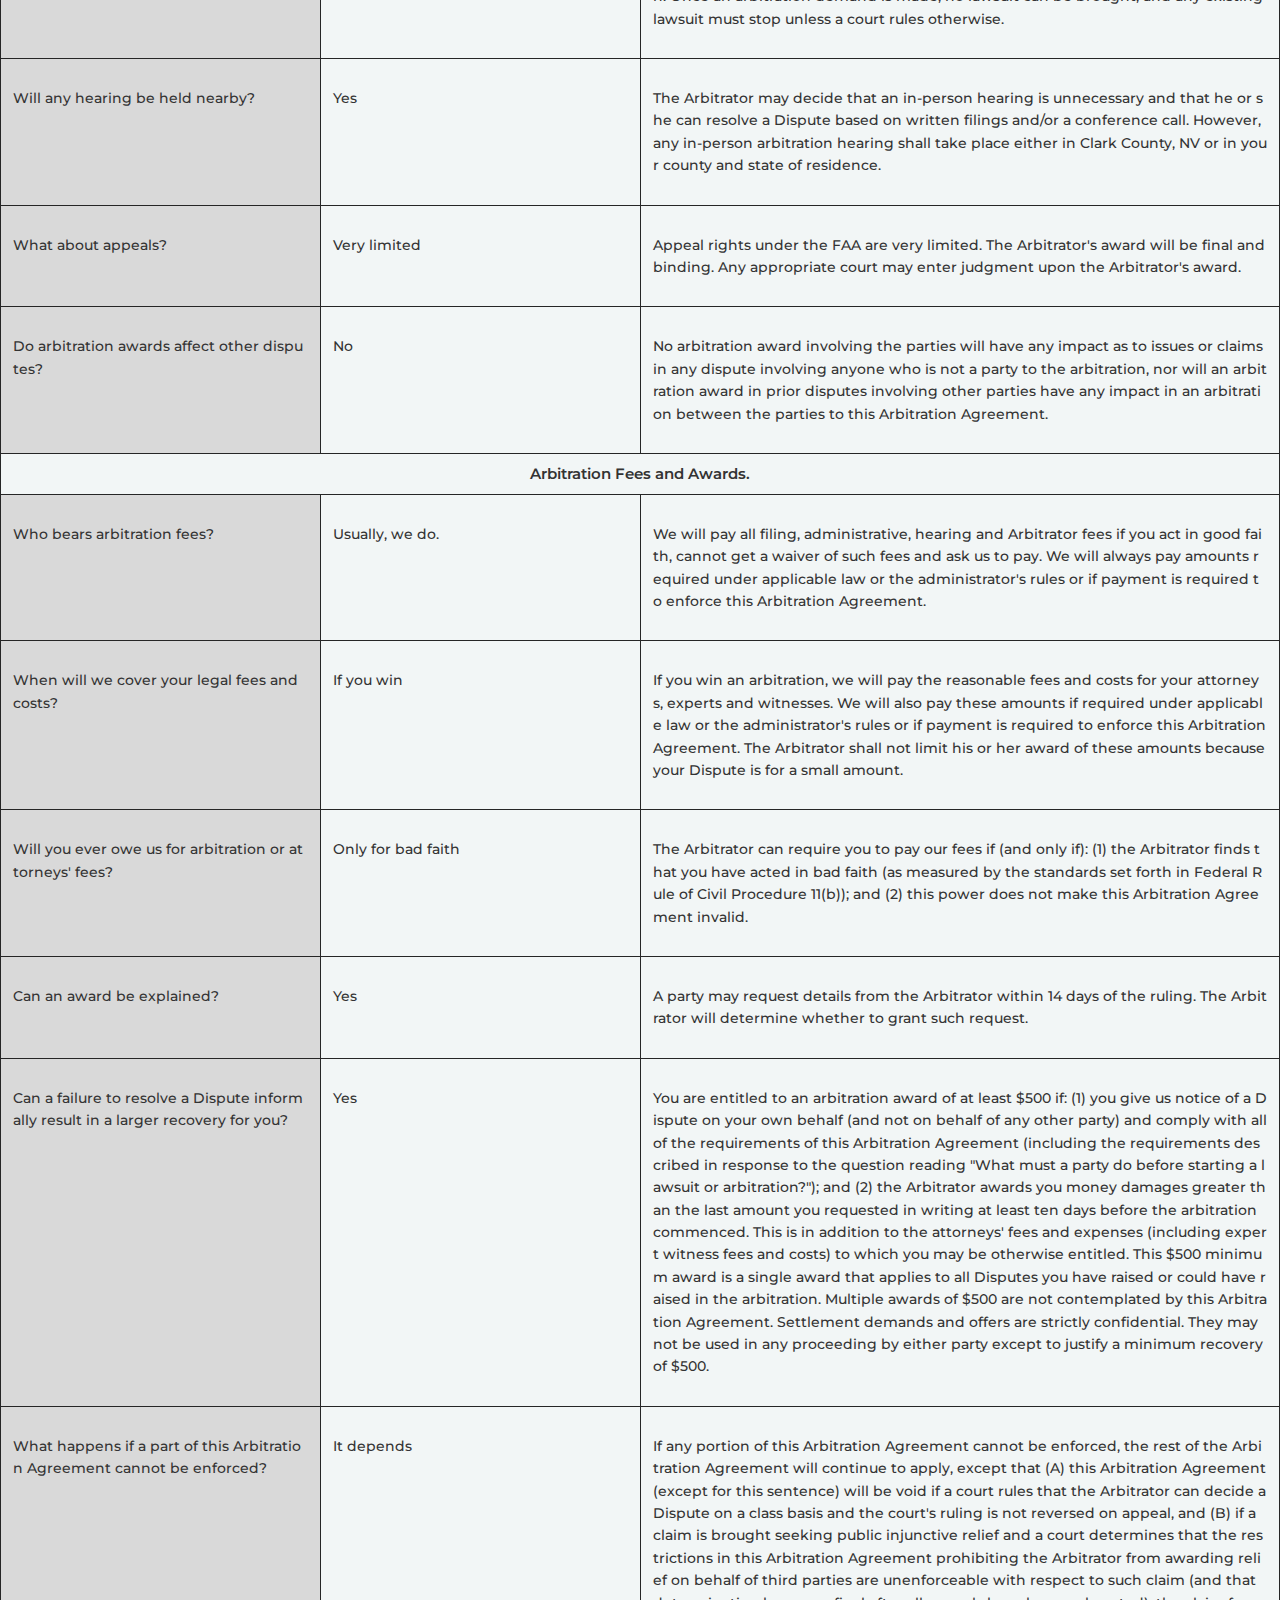
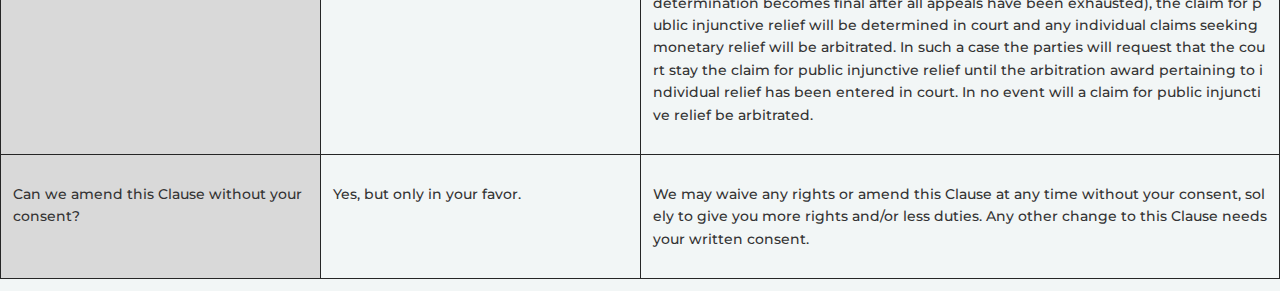
<file: src/koin-terms-of-use.html>
<!DOCTYPE html>
<html lang="en">

<head>
  <meta charset="UTF-8">
  <meta name="viewport" content="width=device-width, initial-scale=1.0">
  <title>Koin Terms of Use</title>
  <style>
    @import url('https://fonts.googleapis.com/css2?family=Montserrat:ital,wght@0,100..900;1,100..900&display=swap');

    * {
      box-sizing: border-box;
      margin: 0;
    }

    html,
    body {
      font-family: "Montserrat";
      background-color: #F2F6F6;
      font-weight: 500;
      line-height: 1.6;
      color: #404040;
      word-break: break-all;
    }

    .container {
      width: 100%;
      margin: 0 auto;
      padding: 2rem 1.5rem 1.5rem 1.5rem;
    }

    h1 {
      color: #211F21;
      margin-bottom: 1.5rem;
      font-weight: 600;
    }

    h4 {
      font-size: 1rem;
      margin: .5rem 0 .5rem 0;
      font-weight: 600;
    }

    p {
      font-size: 0.875rem;
      margin-top: 1rem;
      margin-bottom: 1rem;
    }

    a {
      color: #543D8A;
      font-weight: 600;
      text-decoration: none;
    }

    ol,
    ul {
      margin-top: 1rem;
      margin-bottom: 1rem;
      font-size: 0.875rem;
    }

    li {
      margin-bottom: .5rem;
    }

    table {
      border-collapse: collapse;
    }
  </style>
</head>

<body>
  <div class="container">

    <h1>Koin<br>Terms of Use</h1>
    <p>These standard Terms of Use (“Terms”) are written for this Koin Mobile LLC (“Koin” or “we”) application and the
      software, products and services underlying the Koin application (together the “Koin App”), and shall manage your
      use of the Koin account and services within the Koin App. </p>
    <p>You must be a resident of the United States or one of its territories and at least 18 years old, or the age of
      majority in your state of residence to open a Koin account and use the Koin services. By opening and using a Koin
      account, you agree to comply with these Terms including our additional policies affecting the Koin App as
      disclosed herein and during sign-up, and upcoming changes described in the Terms and in our policies. THE TERMS
      INCLUDE AN AGREEMENT TO RESOLVE DISPUTES BY ARBITRATION AND ON AN INDIVIDUAL BASIS.</p>
    <p>By using the Koin App, you agree and consent to all Terms written herein. You must not use the Koin App if you
      disagree with any of these Terms or any other terms and conditions in the Koin App. We may revise the Terms and
      any of the other terms, agreements, or policies from time to time. The revised version will be effective at the
      time we post it, unless otherwise noted. If our changes reduce your rights or increase your responsibilities, we
      will provide notice of such changes. </p>
    <p>By using the Koin App, you agree and consent to the E-Sign <a
        href="https://eeft-my.sharepoint.com/personal/itolentino_koinpayments_com/_layouts/15/onedrive.aspx?id=%2Fpersonal%2Fitolentino%5Fkoinpayments%5Fcom%2FDocuments%2FMicrosoft%20Teams%20Chat%20Files%2F6%2E%20E%2DSign%20Agreement%20copy%2Epdf&parent=%2Fpersonal%2Fitolentino%5Fkoinpayments%5Fcom%2FDocuments%2FMicrosoft%20Teams%20Chat%20Files&ga=1">Language
        Disclosure</a>.</p>
    <p>By continuing to use our services after any changes to the Terms or any of the other applicable
      terms, agreements, or policies, you agree to abide and be bound by those changes. If you do not
      agree with any changes to the Terms, you may close your Koin account.</p>

    <h3>Koin Services</h3>
    <p>The Koin system lets you load funds to your Koin account and either make purchases or move
      funds through Koin's proprietary platform (at no cost to you), or the Koin Prepaid Mastercard®
      ,as outlined below. Koin account lets you, do things like:</p>
    <ul>
      <li>
        <p>Buy goods and services online or in stores, using a virtual or physical debit card or the
          mobile payment application provided by Koin, and loading your Koin account using
          cash, other mobile wallet products (eg: ApplePay®, GooglePay®), a third-party debit
          card in your name, or ACH.</p>
      </li>
      <li>
        <p>Make payments using your Koin account thru the Koin system, or using the Koin
          Prepaid Mastercard® associated with your Koin account (as more fully described in the
          Koin Terms and Conditions (also known as the Agreement) when setting up a Koin
          account and using the Koin Prepaid Mastercard®). The Koin Prepaid Mastercard® is
          issued by Sutton Bank pursuant to a license by Mastercard International Inc.</p>
      </li>
      <li>
        <p>Hold a cash balance in your Koin account</p>
      </li>
      <li>
        <p>Receive money and funds into your Koin account.</p>
      </li>
    </ul>
    <p>You can also transfer funds from your linked bank accounts, credit cards or debit cards to your
      Koin account, and transfer balances in your Koin account to your linked bank accounts and debit
      cards.</p>
    <p>Koin also allows you to link your Koin account to your preferred gaming establishments for the
      purposes of funding your gaming activity. Simply use the Koin App, add your casino provided
      player's card number or other credentials. Koin will connect your Koin account to the casino
      management system, and enable you to download funds to the game of your choice. . Balances
      and winnings can be uploaded to your Koin account.</p>
    <p>To open a Koin account and have full use of all the services, you will be required to provide various
      personal information which will be subject to our privacy policy located at
      <a href="https://koinpayments.com/privacy-policy">https://koinpayments.com/privacy-policy</a>.
    </p>
    <p>You are responsible for maintaining adequate security and control of any and all IDs, passwords,
      personal identification numbers, or any other codes that you use to access your Koin App and the
      Koin services. You must keep your mailing address, email address and other contact information
      current in your Koin account profile.</p>

    <h3>Closing Your Koin Account</h3>
    <p>You may close your Koin account at any time, but you will remain liable for all obligations related
      to purchases and other activities on your Koin account even after the Koin account is closed.
      Should you close your Koin account, we will cancel any scheduled or incomplete transactions.
      You must transfer any positive balance to your linked bank account or debit card.</p>
    <p>In certain cases, you may not close your Koin account, including:</p>
    <ul>
      <li>
        <p>To evade an investigation.</p>
      </li>
      <li>
        <p>If you have a pending transaction or an open dispute or claim.</p>
      </li>
      <li>
        <p>If your Koin account has a negative balance.</p>
      </li>
      <li>
        <p>If your Koin account is subject to a hold or limitation.</p>
      </li>
    </ul>

    <h3>Link or Unlink a Funding Method</h3>
    <p>You can link or unlink certain funding methods such as a credit card, debit card, or a U.S. bank
      account (via ACH) to fund your Koin account. The funding methods also include alternative wallet
      products (eg: ApplePay®, GooglePay®, PayPal®, etc.) and cash in via a cage cashier of a
      participating casino or at a participating retail merchant.</p>
    <p>Before linking a bank account, you should review and understand the consumer protection rights
      and remedies available for different funding sources under the Electronic Fund Transfer Act
      (EFTA) and Fair Credit Billing Act (FCBA).</p>
    <p>Please keep your funding method information current (e.g., bank account and routing numbers, or
      debit card number and expiration date). If this information changes, we may update it using
      information and third-party sources available to us without any action on your part. If you do not
      want us to update your funding method information, you may remove it from your Koin account.
      If we update your funding method, we will keep any preference setting attached to such funding
      method.</p>
    <p>We may need to verify that a funding method is valid and belongs to you. We may, but are not
      obligated to, process a micro-transaction to either your credit or debit card, and promptly refund
      the amount once it is confirmed. If your funding method is a bank account that you manually link
      to your Koin account by adding your bank account and routing we may verify by using (i) a real-
      time account verification service, if available, or (ii) we will make one or two small deposits to
      your provided bank account of less than $1.00 U.S. dollar each that you will need to confirm with
      us, along with a corresponding single debit from your bank account totaling the amount of the two
      small deposits.</p>

    <h3>General Authorization to Charge your Koin Account</h3>
    <p>By presenting your Koin account information to a merchant, you are authorizing Koin to make the
      payment or transfer of funds thru either the Koin system or via the Koin Prepaid Mastercard®
      associated with your Koin account.</p>
    <p>Each time you use Koin to purchase something from a merchant, you authorize Koin to charge
      your Koin account or the Koin Prepaid Mastercard® for the amount specified during the checkout
      process and any applicable fees. If the amount of your transaction changes after checkout, you
      authorize Koin to charge for the revised amount (eg: you add a tip, or add another service), or
      decrease the amount charged if the amount of the payment decreases.</p>
    <p>You also authorize Koin to charge your Koin account in connection with any errors, claims, or
      disputes, and for amounts you owe to Koin.</p>
    <p>If you have set up automatic payments with a merchant, you authorize Koin to charge your Koin
      account or the Koin Prepaid Mastercard® each time you make a purchase from that merchant,
      including via recurring payments or any other future transaction(s) scheduled in advance.</p>

    <h3>Revoking your authorization</h3>
    <p>You can revoke our authority to charge your Koin account. Such revocation only applies to
      transactions that are initiated, by you or by a merchant. Unlinking a funding method also revokes
      our authority to transfer balances in your Koin account to a previously linked bank account or debit
      card. If there is a pending transaction with a merchant where you have authorized the transaction,
      but the merchant has not yet completed the transaction, you may not be able to unlink the funding
      method used until the transaction is completed.</p>

    <h3>Receiving Funds, Holding a Balance, or Transferring Funds</h3>
    <p>Money sent to your Koin account will be held as a balance in your Koin account. When you receive
      money to your Koin account, you can:</p>
    <ul>
      <li>
        <p>Make purchases with merchants that accept Koin as a tender type, or thru the use of the
          Koin Prepaid Mastercard® . This can be either online, at a merchant's website or thru a
          merchant's mobile application by selecting with pay with Koin button or using the Koin
          Prepaid Mastercard® number. You can also make a purchase at a merchant's store using
          your mobile device and a QR code, or using the Koin Prepaid Mastercard®
          .</p>
      </li>
      <li>
        <p>transfer the money via a standard transfer to your linked bank account;</p>
      </li>
      <li>
        <p>request Koin to send the money to you by check (subject to a non-refundable fee). If
          you request a paper check from us, you must cash it within 180 days of the date of
          issuance, or we will return the funds to your linked bank account.</p>
      </li>
      <li>
        <p>Transfer funds to a gaming device or cashless wagering account and then to a gaming
          device or gaming activity, subject to state regulation.</p>
      </li>
      <li>
        <p>Conduct an ATM cash withdraw (subject to applicable ATM and third-party fees)</p>
      </li>
    </ul>
    <p>When you purchase something from a merchant using your Koin account and the transaction is
      ultimately refunded, the money will be refunded to Koin account.</p>
    <p>Funds transferred to you Koin account are placed in one or more banks insured by the Federal
      Deposit Insurance Corporation (FDIC) that we choose in our discretion, and that provide FDIC
      insurance on your Koin account.</p>
    <p>Koin is not a bank, does not take deposits and is not FDIC insured.</p>

    <h3>Account Statements</h3>
    <p>You have the right to receive an account statement showing your Koin account balance and
      activity. You may view your Koin account statement by logging into the Koin App. You should
      regularly check your account statement to verify no unauthorized or fraudulent activity is occurring
      with your Koin account.</p>

    <h3>Prohibited Activities and Actions We May Take</h3>
    <p>In connection with your use of the Koin App, your Koin account, our services and websites, or in
      the course of your interactions with Koin, other Koin customers, or third parties, you must not:</p>
    <ul>
      <li>
        <p>Violate these Terms, or the other terms and policies associated with the Koin App;</p>
      </li>
      <li>
        <p>Violate any law, statute, ordinance, or regulation;</p>
      </li>
      <li>
        <p>Infringe Koin's or any third party's copyright, patent, trademark, trade secret or other
          intellectual property rights, or rights of publicity or privacy;</p>
      </li>
      <li>
        <p>Act in a manner that is defamatory, trade libelous, threatening or harassing;</p>
      </li>
      <li>
        <p>Provide false, inaccurate or misleading information;</p>
      </li>
      <li>
        <p>Send or receive what we reasonably believe to be potentially fraudulent funds;</p>
      </li>
      <li>
        <p>Refuse to cooperate in an investigation or provide confirmation of your identity or any
          information you provide to us;</p>
      </li>
      <li>
        <p>Attempt to double dip during the course of a dispute by receiving or attempting to
          receive funds from both Koin and the merchant, bank or card issuer for the same
          transaction;</p>
      </li>
      <li>
        <p>Control an account that is linked to another account that has engaged in any of these
          restricted activities;</p>
      </li>
      <li>
        <p>Use your Koin account or the Koin services in a manner that Koin, Visa, MasterCard,
          American Express, Discover or any other electronic funds transfer network reasonably
          believes to be an abuse of the card system or a violation of card association or network
          rules;</p>
      </li>
      <li>
        <p>Allow your Koin account to have a negative balance;</p>
      </li>
      <li>
        <p>Take any action that imposes an unreasonable or disproportionately large load on our
          websites, software, systems (including any networks and servers used to provide any of
          the Koin services) operated by us or on our behalf or the Koin services;</p>
      </li>
      <li>
        <p>Interfere or disrupt or attempt to interfere with or disrupt our websites, software,
          systems (including any networks and servers used to provide any of the Koin services)
          operated by us or on our behalf, any of the Koin services or other users' use of any of
          the Koin services;</p>
      </li>
      <li>
        <p>Take any action that may cause us to lose any of the services from our Internet service
          providers, payment processors, or other suppliers or service providers;</p>
      </li>
      <li>
        <p>Circumvent any Koin policy or determinations about your Koin account such as
          temporary or indefinite suspensions or other account holds, limitations or restrictions,
          including, but not limited to, engaging in the following actions: attempting to open new
          or additional Koin account(s) when an account has a negative balance or has been
          restricted, suspended or otherwise limited; opening new or additional Koin accounts
          using information that is not your own (e.g., name, address, email address, etc.); or using
          someone else's Koin account;</p>
      </li>
      <li>
        <p>Harass and/or threaten our employees, agents, or other users; or</p>
      </li>
    </ul>

    <h3>Actions We May Take if You Engage in Any Prohibited Activities</h3>
    <p>If we believe that you've engaged in any of these activities, we may take a number of actions to
      protect Koin, its customers and others at any time in our sole discretion. The actions we may take
      include, but are not limited to, the following:</p>
    <ul>
      <li>
        <p>Terminating you access to the Koin App and its services, limiting your Koin account,
          and/or closing or suspending your Koin account, immediately and without penalty to
          us.</p>
      </li>
      <li>
        <p>Refusing to provide Koin services to you in the future.</p>
      </li>
      <li>
        <p>Updating inaccurate information you provided us.</p>
      </li>
      <li>
        <p>Taking legal action against you.</p>
      </li>
    </ul>
    <p>If we close your Koin account or terminate your use of the Koin services for any reason, we'll
      provide you with notice of our actions and make any funds held in Koin account available for
      withdrawal.</p>
    <p>You are responsible for all reversals, chargebacks, claims, fees, fines, penalties and other liability
      incurred by Koin, any Koin customer, or a third party caused by or arising out of your participation
      in the prohibited activity, violation of these Terms and/or your use of the Koin services.</p>

    <h3>Legal Processes, Court Orders, and other Regulatory Requirements</h3>
    <p>If we are notified of a court order or other legal process affecting you, or if we otherwise believe
      we are required to do so in order to comply with applicable law or regulatory requirements, we
      may take certain actions, including holding payments to/from your Koin account, placing a reserve
      or limitation on your Koin account, or releasing your funds. We will decide, in our sole discretion,
      which action is required of us. Unless the court order, applicable law, regulatory requirement or
      other legal process requires otherwise, we will notify you of these actions. We do not have an
      obligation to contest or appeal any court order or legal process involving you or your Koin account.
      When we implement a hold, reserve or limitation as a result of a court order, applicable law,
      regulatory requirement or other legal process, the action may remain in place longer than 180
      days.</p>

    <h3>Other Rights for Koin</h3>
    <p>Koin, in its sole discretion, reserves the right to suspend or terminate your access to or use of the
      Koin App, your Koin account, our websites, software, systems (including any networks and servers
      used to provide any of the Koin services) operated by us or on our behalf or some or all of the
      Koin services for any reason and at any time upon notice to you and upon termination, return to
      you any funds held in your Koin account.</p>

    <h3>Intellectual Property Rights</h3>
    <p>Other than the content you own, under these Terms, Koin Mobile LLC and/or its licensors
      own all the intellectual property rights and materials contained in this App.</p>
    <p>You are granted limited license only for purposes of viewing the material contained herein
      and use of the features of the App.</p>

    <h3>Log Data</h3>
    <p>When you access the App, our servers may automatically log the standard data provided by your
      device. It may include your device's Internet Protocol (IP) address, your browser type and
      version, the pages or screens you visit, the time and date of your visit, the time spent on each
      page or screen, other details about your visit, and technical details that occur in conjunction with
      any errors you may encounter.</p>
    <p>Please be aware that while this information may not be personally identifying by itself, it may be
      possible to combine it with other data to personally identify individual persons.</p>

    <h3>Collection and Use of Information</h3>
    <p>We may collect personal information from you when you do any of the following on the Koin
      App:</p>
    <ul>
      <li>
        <p>Use a mobile device or web browser to access our content</p>
      </li>
      <li>
        <p>Contact us via email, social media, or on any similar technologies
      </li>
      <li>
        <p>When you mention us on social media</p>
      </li>
      <li>
        <p>When you access the features and functionality of the App</p>
      </li>
    </ul>
    <p>We may collect, hold, use, and disclose information for the various purposes, and personal
      information will not be further processed in a manner that is incompatible with these purposes.</p>
    <p>Please be aware that we may combine information we collect about you with general information
      or research data we receive from other trusted sources.</p>

    <h3>Geo Location</h3>
    <p>By accessing and using the Koin App, you consent to enable us to know your location. Koin's
      location determination feature will determine and report the location of devices that engage, or
      attempt to engage, in wallet usage and wagering activity by accessing the device's IP address,
      MAC address, RFID, hardware embedded article/production number, embedded software number
      (such as UUID, Exif/IPTC/XMP or modern steganography), Wi-Fi positioning system, or device
      GPS coordinates (collectively, “Location Information”). Location Information will be used for risk
      and fraud purposes and/or to ensure you are physically located within a jurisdiction in which wallet
      or specific gaming operations are permitted. We will not disclose, transfer or resell your Location
      Information to any additional third parties except:</p>
    <ul>
      <li>
        <p>where required by law, including, without limitation, as necessary to satisfy any law,
          regulation, government agency request, or any financial entity or banking network;</p>
      </li>
      <li>
        <p>
          as necessary or appropriate to evaluate risk and fraud issues, and investigate, respond to
          and defend against legal claims;
        </p>
      </li>
      <li>
        <p>to protect our property and rights;</p>
      </li>
      <li>
        <p>for the safety of the public or any person;</p>
      </li>
      <li>
        <p>to stop any unfair, illegal, unethical, fraudulent, abusive or legally actionable activity.</p>
      </li>
      <li>
        <p>to protect the security and integrity of gaming operations and any equipment used to make
          gaming operations available; or</p>
      </li>
      <li>
        <p>in the event of a merger, acquisition, bankruptcy or other sale of all or a portion of our
          assets.</p>
      </li>
    </ul>
    <p>You may opt-out of the location determination feature at any time by changing the settings on your
      personal device. Location Information is retained for at least the minimum time as required by
      applicable regulatory bodies and other government agencies and related entities, as well as state
      and federal regulations.</p>

    <h3>Security of Your Personal Information</h3>
    <p>When we collect and process personal information, and while we retain this information, we will
      protect it within commercially acceptable means to prevent loss and theft, as well as unauthorized
      access, disclosure, copying, use, or modification.</p>
    <p>Although we will do our best to protect the personal information you provide to us, we advise that
      no method of electronic transmission or storage is 100% secure, and no one can guarantee absolute
      data security. We will comply with laws applicable to us in respect of any data breach.</p>
    <p>You are responsible for selecting any password and its overall security strength, ensuring the
      security of your own information within the bounds of our services.</p>

    <h3>How Long We Keep Your Personal Information</h3>
    <p>We keep your personal information only for as long as we need to. This time period may depend
      on what we are using your information for, in accordance with these Terms and our Privacy Policy
      available in the App. If your personal information is no longer required, we will delete it or make
      it anonymous by removing all details that identify you.</p>
    <p>However, if necessary, we may retain your personal information for our compliance with a legal,
      accounting, or reporting obligation or for archiving purposes in the public interest, scientific, or
      historical research purposes or statistical purposes.</p>

    <h3>Children's Privacy</h3>
    <p>We do not aim any of our products or services directly at children under the age of 13, and we do
      not knowingly collect personal information about children under 13.</p>

    <h3>International Transfers of Personal Information</h3>
    <p>The personal information we collect is stored and/or processed where we or our partners, affiliates,
      and third-party providers maintain facilities. Please be aware that the locations to which we store, process, or
      transfer your personal information may not have the same data protection laws as the
      country in which you initially provided the information. If we transfer your personal information
      to third parties in other countries: (i) we will perform those transfers in accordance with the
      requirements of applicable law; and (ii) we will protect the transferred personal information in
      accordance with our Privacy Policy.</p>

    <h3>Your Rights and Controlling Your Personal Information</h3>
    <p>You always retain the right to withhold personal information from us, with the understanding that
      your experience with our App may be affected. We will not discriminate against you for exercising
      any of your rights over your personal information. If you do provide us with personal information,
      you understand that we will collect, hold, use and disclose it in accordance with our Privacy Policy.
      You retain the right to request details of any personal information we hold about you.</p>
    <p>If we receive personal information about you from a third party, we will protect it as set out in our
      Privacy Policy.</p>
    <p>If you have previously agreed to us using your personal information for direct marketing purposes,
      you may change your mind at any time. We will provide you with the ability to unsubscribe from
      our email database or opt out of communications. Please be aware we may need to request specific
      information from you to help us confirm your identity.</p>
    <p>If you believe that any information we hold about you is inaccurate, out of date, incomplete,
      irrelevant, or misleading, please contact us using the details provided in this App or our Privacy
      Policy. We will take reasonable steps to correct any information found to be inaccurate,
      incomplete, misleading, or out of date.</p>
    <p>If you believe that we have breached a relevant data protection law and wish to make a complaint,
      please contact us thru the App or our website using the details below and provide us with full
      details of the alleged breach. We will promptly investigate your complaint and respond to you, in
      writing, setting out the outcome of our investigation and the steps we will take to deal with your
      complaint. You also have the right to contact a regulatory body or data protection authority in
      relation to your complaint.</p>

    <h3>Limits of Our Policy</h3>
    <p>The Koin App may link to external sites that are not operated by us. Please be aware that we have
      no control over the content and policies of those sites and cannot accept responsibility or liability
      for their respective privacy practices.</p>

    <h3>Disclaimer of Warrant</h3>
    <p><strong>The Koin App and its services are provided “as-is” and without any representation or
        warranty, whether express, implied or statutory. Koin specifically disclaims any implied
        warranties of title, merchantability, fitness for a particular purpose and non-infringement.</strong></p>
    <p><strong>
        Some states may not permit a disclaimer of implied warranties, so the previous disclaimer
        may not apply to you.</strong></p>

    <h3>Release of Koin</h3>
    <p>If you have a dispute with any other Koin account holder or merchant, you release Koin from any
      and all claims, demands and damages (actual and consequential) of every kind and nature, known
      and unknown, arising out of or in any way connected with such disputes. In entering into this
      release you expressly waive any protections whether statutory or otherwise, that would otherwise
      limit the coverage of this release to include only those claims which you may know or suspect to
      exist in your favor at the time of agreeing to this release.</p>

    <h3>Choice of Law</h3>
    <p><strong>You agree that these Terms and any other terms and policies that cover your use of the Koin
        App and its services will be governed by the laws of Nevada, and you agree to arbitration
        any dispute in accordance with the Arbitration Agreement below.</strong></p>

    <h3>Contact Us</h3>
    <p>For any questions or concerns regarding your privacy, you may contact us thru the Koin App or
      using the following details: <a
        href="https://www.koinpayments.com/contact">https://www.koinpayments.com/contact</a></p>

    <br><br>
    <small style="color: #543D8A;">Note: Mastercard, ApplyPay, GooglePay, and PayPal are registered trademarks of their
      respective companies.</small>

    <br><br><br>
    <h3 style="text-align: center;"><strong>ARBITRATION AGREEMENT</strong></h3>
    <p>READ THIS ARBITRATION AGREEMENT CAREFULLY. UNLESS YOU PROPERLY OPT OUT OF THIS ARBITRATION
      AGREEMENT, YOU AND WE AGREE TO THIS ARBITRATION AGREEMENT, WHICH WILL HAVE A SUBSTANTIAL IMPACT ON
      THE WAY YOU AND WE RESOLVE ANY CLAIM WHICH YOU OR WE HAVE AGAINST EACH OTHER NOW OR IN THE FUTURE.</p>
  </div>
  <div>

    <table
      style="color:#333;display:table;width:100%;margin:0 0 12px 0;padding:0;border-collapse:collapse;font-size:0.9375em;">
      <thead>
        <tr>
          <th colspan="3"
            style="display:table-cell;padding:4px 12px;border:solid 1px #262626;color:#fff;text-align:left;vertical-align:middle;">
            <h4 style="margin:4px 0;font-size:1em;color:#333;font-weight:semibold;text-align: center;">Background and
              Scope.</h4>
          </th>
        </tr>
        <tr style="display:table-row;">
          <th
            style="display:table-cell;padding:4px 12px;width:25%;border:solid 1px #262626;background-color:#d9d9d9;color:#fff;text-align:left;vertical-align:middle;">
            <h4 style="margin:4px 0;font-size:1em;color:#333;font-weight:semibold;">Question</h4>
          </th>
          <th
            style="display:table-cell;padding:4px 12px;width:25%;border:solid 1px #262626;color:#fff;text-align:center;vertical-align:middle;">
            <h4 style="margin:4px 0;font-size:1em;color:#333;font-weight:semibold;">Short Answer</h4>
          </th>
          <th
            style="display:table-cell;padding:4px 12px;width:50%;border:solid 1px #262626;color:#fff;text-align:center;vertical-align:middle;">
            <h4 style="margin:4px 0;font-size:1em;color:#333;font-weight:semibold;">Further Detail</h4>
          </th>
        </tr>
      </thead>
      <tbody>
        <tr style="display:table-row;">
          <td
            style="display:table-cell;padding:12px;border:solid 1px #262626;background-color:#d9d9d9;vertical-align:top;">
            <p style="color:#333;">What is arbitration?</p>
          </td>
          <td style="display:table-cell;padding:12px;border:solid 1px #262626;vertical-align:top;">
            <p style="color:#333;">An alternative
              to court</p>
          </td>
          <td style="display:table-cell;padding:12px;border:solid 1px #262626;vertical-align:top;">
            <p style="color:#333;">In arbitration, a neutral third-party arbitrator ("Arbitrator") solves disputes in an
              informal hearing on an individual basis.</p>
          </td>
        </tr>

        <tr style="display:table-row;">
          <td
            style="display:table-cell;padding:12px;border:solid 1px #262626;background-color:#d9d9d9;vertical-align:top;">
            <p style="color:#333;">Is it different from court
              and jury trials?</p>
          </td>
          <td style="display:table-cell;padding:12px;border:solid 1px #262626;vertical-align:top;">
            <p style="color:#333;">Yes</p>
          </td>
          <td style="display:table-cell;padding:12px;border:solid 1px #262626;vertical-align:top;">
            <p style="color:#333;">The hearing is private. There is no jury. It is usually less formal, faster and less
              expensive than a court lawsuit. Pre-hearing fact finding is limited. Appeals are limited.
              Courts rarely overturn arbitration awards.</p>
          </td>
        </tr>
        <tr style="display:table-row;">
          <td
            style="display:table-cell;padding:12px;border:solid 1px #262626;background-color:#d9d9d9;vertical-align:top;">
            <p style="color:#333;">Can you opt-out of this
              Arbitration Agreement?</p>
          </td>
          <td style="display:table-cell;padding:12px;border:solid 1px #262626;vertical-align:top;">
            <p style="color:#333;">Yes, within 60 days</p>
          </td>
          <td style="display:table-cell;padding:12px;border:solid 1px #262626;vertical-align:top;">
            <p style="color:#333;">If you do not want this Arbitration Agreement to apply, you must send us a signed
              notice within 60 calendar days after you begin using the Koin App. You must send
              the notice in writing (and not electronically) Koin Payments, 4001 S. Decatur Blvd.,
              Suite 37-336, Las Vegas, NV 89103. Provide your name, address and Koin account
              number. State that you "opt out" of the Arbitration Agreement. Opting out will not
              affect the other provisions of this Agreement. If you opt out, it will apply only to the
              Arbitration Agreement.</p>
          </td>
        </tr>

        <tr style="display:table-row;">
          <td
            style="display:table-cell;padding:12px;border:solid 1px #262626;background-color:#d9d9d9;vertical-align:top;">
            <p style="color:#333;">What is this Arbitration
              Agreement about?</p>
          </td>
          <td style="display:table-cell;padding:12px;border:solid 1px #262626;vertical-align:top;">
            <p style="color:#333;">The parties'
              agreement to
              arbitrate
              Disputes</p>
          </td>
          <td style="display:table-cell;padding:12px;border:solid 1px #262626;vertical-align:top;">
            <p style="color:#333;">Unless you opt out, you and we agree that you or we may elect to arbitrate
              individually or require individual arbitration of any "Dispute" as defined below.</p>
          </td>
        </tr>

        <tr style="display:table-row;">
          <td
            style="display:table-cell;padding:12px;border:solid 1px #262626;background-color:#d9d9d9;vertical-align:top;">
            <p style="color:#333;">Who does the
              Arbitration Agreement
              cover?</p>
          </td>
          <td style="display:table-cell;padding:12px;border:solid 1px #262626;vertical-align:top;">
            <p style="color:#333;">You, us and
              certain
              "Related
              Parties"</p>
          </td>
          <td style="display:table-cell;padding:12px;border:solid 1px #262626;vertical-align:top;">
            <p style="color:#333;">This Arbitration Agreement governs (1) you and your heirs and representatives; (2)
              us and our agents and service providers; and (3) certain "Related Parties"—that is,
              (a) the parents, subsidiaries, affiliates and successors and assigns of the companies
              and persons referenced in (2) and (3) above, (b) the employees, directors, officers,
              shareholders, members and representatives the companies and persons referenced
              in (2)-(3) above, and (c) any person or company that is involved in a Dispute you
              pursue at the same time you pursue a related Dispute with any other party covered
              by this Arbitration Agreement.</p>
          </td>
        </tr>

        <tr style="display:table-row;">
          <td
            style="display:table-cell;padding:12px;border:solid 1px #262626;background-color:#d9d9d9;vertical-align:top;">
            <p style="color:#333;">What Disputes does
              the Arbitration
              Agreement cover?</p>
          </td>
          <td style="display:table-cell;padding:12px;border:solid 1px #262626;vertical-align:top;">
            <p style="color:#333;">All Disputes
              (except certain
              Disputes about
              this Arbitration
              Agreement)</p>
          </td>
          <td style="display:table-cell;padding:12px;border:solid 1px #262626;vertical-align:top;">
            <p style="color:#333;">This Arbitration Agreement governs all "Disputes" that would usually be decided in
              court and are between us (or any Related Party) and you. In this Arbitration
              Agreement, the word "Disputes" has the broadest reasonable meaning. It includes all
              claims even indirectly related to your Advance Account, Wagering Account, the
              Services, this Agreement or the relationships between you and us and/or "Related
              Parties" (including without limitation your application, past agreements, information
              you previously gave us, extensions, renewals, payment plans, collections, privacy
              and customer information). "Disputes" includes, but is not limited to, initial claims,
              counterclaims, cross-claims and third-party claims, and claims based on any
              constitution, statute, regulation, ordinance, common law rule (including rules relating
              to contracts, torts, negligence, fraud or other intentional wrongs) and equity. It
              includes claims that seek relief of any type, including damages and/or injunctive,
              declaratory or other equitable relief. It includes claims related to the validity in general
              of this Agreement. However, it does not include disputes about the validity, coverage
              or scope of this Arbitration Agreement or any part of this Arbitration Agreement. (This
              includes a Dispute about the rules against class arbitration and against an Arbitrator
              issuing relief to anyone except you, us and Related Parties.) All such disputes are for
              a court and not an Arbitrator to decide. But a Dispute about this Agreement as a
              whole is for an Arbitrator, not a court, to decide.</p>
          </td>
        </tr>

        <tr style="display:table-row;">
          <td
            style="display:table-cell;padding:12px;border:solid 1px #262626;background-color:#d9d9d9;vertical-align:top;">
            <p style="color:#333;">Who handles the
              arbitration?</p>
          </td>
          <td style="display:table-cell;padding:12px;border:solid 1px #262626;vertical-align:top;">
            <p style="color:#333;">Usually AAA or
              JAMS</p>
          </td>
          <td style="display:table-cell;padding:12px;border:solid 1px #262626;vertical-align:top;">
            <p style="color:#333;">Arbitrations are conducted under this Arbitration Agreement and the rules of the
              arbitration administrator in effect when the arbitration is started. The arbitration
              administrator will be either:</p>

            <ul style="padding-left: 10px;">
              <li>
                <p>The American Arbitration Association ("AAA"), 725 S. Figueroa, Suite 400 Los
                  Angeles,. CA 90017 www.adr.org.</p>
              </li>
              <li>
                <p>JAMS, 3800 Howard Hughes Parkway, 11th Floor Las Vegas, NV 89169,
                  www.jamsadr.com</p>
              </li>
              <li>
                <p>Any other company picked by agreement of the parties.</p>
              </li>
            </ul>
            <p>If all the above options are unavailable, a court with jurisdiction will pick the
              administrator. No arbitration may be administered without our consent by any
              administrator that would permit a class arbitration under this Arbitration Agreement.
              The Arbitrator will be selected under the administrator's rules. However, the Arbitrator
              must be a lawyer with at least ten years of experience or a retired judge unless you
              and we otherwise agree.</p>
          </td>
        </tr>

        <tr style="display:table-row;">
          <td
            style="display:table-cell;padding:12px;border:solid 1px #262626;background-color:#d9d9d9;vertical-align:top;">
            <p style="color:#333;">Can Disputes be litigated? </p>
          </td>
          <td style="display:table-cell;padding:12px;border:solid 1px #262626;vertical-align:top;">
            <p style="color:#333;">Sometimes</p>
          </td>
          <td style="display:table-cell;padding:12px;border:solid 1px #262626;vertical-align:top;">
            <p style="color:#333;">Either party may bring a lawsuit if the other party does not demand arbitration. We
              will not demand arbitration of any lawsuit you bring as an individual action in small-
              claims court or an equivalent court, so long as the Dispute is pending only in that
              court. Both parties may use lawful self-help remedies. This includes set-off or
              repossession and sale of any collateral. Both parties may seek remedies which don't
              claim money damages. This includes pre-judgment seizure, injunctions, or equitable
              relief. Even if all parties have opted to litigate a Dispute in court, you or we may elect
              arbitration with respect to any Dispute involving a new party or any claim in the
              Dispute later asserted by a party in that or any related or unrelated lawsuit (including
              a claim initially asserted on an individual basis but modified to be asserted on a class,
              representative or multi-party basis). Nothing in that litigation shall constitute a waiver
              of any rights under this Arbitration Agreement.</p>
          </td>
        </tr>

        <tr style="display:table-row;">
          <td
            style="display:table-cell;padding:12px;border:solid 1px #262626;background-color:#d9d9d9;vertical-align:top;">
            <p style="color:#333;">Are you and we giving
              up any rights? </p>
          </td>
          <td style="display:table-cell;padding:12px;border:solid 1px #262626;vertical-align:top;">
            <p style="color:#333;">Yes</p>
          </td>
          <td style="display:table-cell;padding:12px;border:solid 1px #262626;vertical-align:top;font-weight: 700;">
            <p style="color:#333;">For Disputes that are arbitrated under this Arbitration Agreement, you and we
              give up our rights to:</p>
            <ol style="padding-left: 10px;">
              <li>
                <p>Have juries decide Disputes.</p>
              </li>
              <li>
                <p>Have courts, other than small-claims courts, decide Disputes.</p>
              </li>
              <li>
                <p>Serve as a private attorney general or in a representative capacity in court
                  or in arbitration.</p>
              </li>
              <li>
                <p>Join a Dispute that you, we or Related Parties have with a dispute that
                  others have.</p>
              </li>
              <li>
                <p>Bring or be a class member in a class action in court or in a class arbitration.</p>
              </li>
            </ol>
            <p>The Arbitrator shall have no authority to conduct any arbitration inconsistent
              with this section or to issue any relief that applies to any person or entity
              except you or us or Related Parties individually.</p>
          </td>
        </tr>

        <tr style="display:table-row;">
          <td
            style="display:table-cell;padding:12px;border:solid 1px #262626;background-color:#d9d9d9;vertical-align:top;">
            <p style="color:#333;">Can you or another
              consumer start a class
              arbitration?</p>
          </td>
          <td style="display:table-cell;padding:12px;border:solid 1px #262626;vertical-align:top;">
            <p style="color:#333;">No</p>
          </td>
          <td style="display:table-cell;padding:12px;border:solid 1px #262626;vertical-align:top;">
            <p style="color:#333;"><strong>The Arbitrator is not allowed to handle any Dispute on a class or
                representative
                No</strong> All Disputes subject to this Arbitration Agreement must be decided in an
              <strong>individual</strong> arbitration or an <strong>individual</strong> small-claims action. You may not
              pursue any
              type of collective action or class action against us in arbitration.
            </p>

          </td>
        </tr>

        <tr style="display:table-row;">
          <td
            style="display:table-cell;padding:12px;border:solid 1px #262626;background-color:#d9d9d9;vertical-align:top;">
            <p style="color:#333;">What law applies?</p>
          </td>
          <td style="display:table-cell;padding:12px;border:solid 1px #262626;vertical-align:top;">
            <p style="color:#333;">The Federal
              Arbitration Act
              ("FAA")</p>
          </td>
          <td style="display:table-cell;padding:12px;border:solid 1px #262626;vertical-align:top;">
            <p style="color:#333;">This Agreement, the Advance Account and the Wagering Account involve interstate
              commerce. Thus, the FAA governs this Arbitration Agreement. The Arbitrator must
              apply substantive law consistent with the FAA. The Arbitrator must honor statutes of
              limitation and privilege rights. The Arbitrator is authorized to award all remedies
              permitted by applicable substantive law, including, without limitation, compensatory,
              statutory and punitive damages (subject to constitutional limits that would apply in
              court), declaratory, injunctive and other equitable relief, and attorneys' fees and
              costs. In the event of any conflict or inconsistency between this Arbitration
              Agreement and the administrator's rules or the Agreement, this Arbitration Agreement
              will govern.</p>

          </td>
        </tr>

        <tr style="display:table-row;">
          <td
            style="display:table-cell;padding:12px;border:solid 1px #262626;background-color:#d9d9d9;vertical-align:top;">
            <p style="color:#333;">Will this Arbitration
              Agreement continue to
              govern?</p>
          </td>
          <td style="display:table-cell;padding:12px;border:solid 1px #262626;vertical-align:top;">
            <p style="color:#333;">Yes, unless
              otherwise
              agreed.</p>
          </td>
          <td style="display:table-cell;padding:12px;border:solid 1px #262626;vertical-align:top;">
            <p style="color:#333;">The Arbitration Agreement stays effective unless the parties sign an agreement
              stating it doesn't or you timely opt out by the process described above. The
              Arbitration Agreement governs if you rescind the transaction. It governs if you default,
              renew, prepay, or pay. It governs if your contract is discharged through bankruptcy.
              The Arbitration Agreement remains effective, despite a transaction's termination,
              amendment, expiration, or performance.</p>

          </td>
        </tr>

        <tr style="display:table-row;">
          <th colspan="3"
            style="display:table-cell;padding:4px 12px;border:solid 1px #262626;color:#fff;text-align:left;vertical-align:middle;">
            <h4 style="margin:4px 0;font-size:1em;color:#333;font-weight:semibold;text-align: center;">Process.</h4>
          </th>
        </tr>

        <tr style="display:table-row;">
          <td
            style="display:table-cell;padding:12px;border:solid 1px #262626;background-color:#d9d9d9;vertical-align:top;">
            <p style="color:#333;">What must a party do
              before starting a
              lawsuit or arbitration?</p>
          </td>
          <td style="display:table-cell;padding:12px;border:solid 1px #262626;vertical-align:top;">
            <p style="color:#333;">Send a written
              Dispute notice
              and work to
              resolve the
              Dispute</p>
          </td>
          <td style="display:table-cell;padding:12px;border:solid 1px #262626;vertical-align:top;">
            <p style="color:#333;">We can try to resolve Disputes if you email us at
              <strong>support@koinpayments.com</strong>. If
              this doesn't resolve the Dispute, before starting a lawsuit or arbitration, the
              complaining party must give the other party written notice of the Dispute. The notice
              must explain in reasonable detail the nature of the Dispute and any supporting facts.
              If you are the complaining party, you must send the notice in writing (and not
              electronically) to Koin Payments, 4001 S. Decatur Blvd., Suite 37-336, Las Vegas,
              NV 89103. You or an attorney you have personally hired must sign the notice and
              must provide the Player Account number and a phone number where you (or your
              attorney) can be reached. A letter from us to you will serve as our written notice of a
              Dispute. Once a Dispute notice is sent, the complaining party must give the other
              party a reasonable opportunity over the next 30 days to resolve the Dispute on an
              individual basis.
            </p>

          </td>
        </tr>

        <tr style="display:table-row;">
          <td
            style="display:table-cell;padding:12px;border:solid 1px #262626;background-color:#d9d9d9;vertical-align:top;">
            <p style="color:#333;">How does an
              arbitration start?</p>
          </td>
          <td style="display:table-cell;padding:12px;border:solid 1px #262626;vertical-align:top;">
            <p style="color:#333;">Mailing a
              notice</p>
          </td>
          <td style="display:table-cell;padding:12px;border:solid 1px #262626;vertical-align:top;">
            <p style="color:#333;">If the parties do not reach an agreement to resolve the Dispute within 30 days after
              notice of the Dispute is received, the complaining party may commence a lawsuit or
              an arbitration, subject to the terms of this Arbitration Agreement. To start an
              arbitration, the complaining party picks the administrator and follows the
              administrator's rules. If one party begins or threatens a lawsuit, the other party can
              demand arbitration. This demand can be made in court papers, such as a motion to
              compel arbitration. Once an arbitration demand is made, no lawsuit can be brought,
              and any existing lawsuit must stop unless a court rules otherwise.</p>

          </td>
        </tr>

        <tr style="display:table-row;">
          <td
            style="display:table-cell;padding:12px;border:solid 1px #262626;background-color:#d9d9d9;vertical-align:top;">
            <p style="color:#333;">Will any hearing be
              held nearby? </p>
          </td>
          <td style="display:table-cell;padding:12px;border:solid 1px #262626;vertical-align:top;">
            <p style="color:#333;">Yes</p>
          </td>
          <td style="display:table-cell;padding:12px;border:solid 1px #262626;vertical-align:top;">
            <p style="color:#333;">The Arbitrator may decide that an in-person hearing is unnecessary and that he or
              she can resolve a Dispute based on written filings and/or a conference call. However,
              any in-person arbitration hearing shall take place either in Clark County, NV or in
              your county and state of residence.</p>

          </td>
        </tr>

        <tr style="display:table-row;">
          <td
            style="display:table-cell;padding:12px;border:solid 1px #262626;background-color:#d9d9d9;vertical-align:top;">
            <p style="color:#333;">What about appeals? </p>
          </td>
          <td style="display:table-cell;padding:12px;border:solid 1px #262626;vertical-align:top;">
            <p style="color:#333;">Very limited </p>
          </td>
          <td style="display:table-cell;padding:12px;border:solid 1px #262626;vertical-align:top;">
            <p style="color:#333;">Appeal rights under the FAA are very limited. The Arbitrator's award will be final
              and
              binding. Any appropriate court may enter judgment upon the Arbitrator's award.</p>

          </td>
        </tr>

        <tr style="display:table-row;">
          <td
            style="display:table-cell;padding:12px;border:solid 1px #262626;background-color:#d9d9d9;vertical-align:top;">
            <p style="color:#333;">Do arbitration awards
              affect other disputes? </p>
          </td>
          <td style="display:table-cell;padding:12px;border:solid 1px #262626;vertical-align:top;">
            <p style="color:#333;">No </p>
          </td>
          <td style="display:table-cell;padding:12px;border:solid 1px #262626;vertical-align:top;">
            <p style="color:#333;">No arbitration award involving the parties will have any impact as to issues or
              claims
              in any dispute involving anyone who is not a party to the arbitration, nor will an
              arbitration award in prior disputes involving other parties have any impact in an
              arbitration between the parties to this Arbitration Agreement.</p>

          </td>
        </tr>

        <tr style="display:table-row;">
          <th colspan="3"
            style="display:table-cell;padding:4px 12px;border:solid 1px #262626;color:#fff;text-align:left;vertical-align:middle;">
            <h4 style="margin:4px 0;font-size:1em;color:#333;font-weight:semibold;text-align: center;">Arbitration Fees
              and Awards.</h4>
          </th>
        </tr>

        <tr style="display:table-row;">
          <td
            style="display:table-cell;padding:12px;border:solid 1px #262626;background-color:#d9d9d9;vertical-align:top;">
            <p style="color:#333;">Who bears arbitration
              fees? </p>
          </td>
          <td style="display:table-cell;padding:12px;border:solid 1px #262626;vertical-align:top;">
            <p style="color:#333;">Usually, we do. </p>
          </td>
          <td style="display:table-cell;padding:12px;border:solid 1px #262626;vertical-align:top;">
            <p style="color:#333;">We will pay all filing, administrative, hearing and Arbitrator fees if you act in
              good
              faith, cannot get a waiver of such fees and ask us to pay. We will always pay amounts required under
              applicable law or the administrator's rules or if payment is
              required to enforce this Arbitration Agreement.</p>
          </td>
        </tr>

        <tr style="display:table-row;">
          <td
            style="display:table-cell;padding:12px;border:solid 1px #262626;background-color:#d9d9d9;vertical-align:top;">
            <p style="color:#333;">When will we cover
              your legal fees and
              costs?</p>
          </td>
          <td style="display:table-cell;padding:12px;border:solid 1px #262626;vertical-align:top;">
            <p style="color:#333;">If you win</p>
          </td>
          <td style="display:table-cell;padding:12px;border:solid 1px #262626;vertical-align:top;">
            <p style="color:#333;">If you win an arbitration, we will pay the reasonable fees and costs for your
              attorneys,
              experts and witnesses. We will also pay these amounts if required under applicable
              law or the administrator's rules or if payment is required to enforce this Arbitration
              Agreement. The Arbitrator shall not limit his or her award of these amounts because
              your Dispute is for a small amount.</p>
          </td>
        </tr>

        <tr style="display:table-row;">
          <td
            style="display:table-cell;padding:12px;border:solid 1px #262626;background-color:#d9d9d9;vertical-align:top;">
            <p style="color:#333;">Will you ever owe us
              for arbitration or
              attorneys' fees?</p>
          </td>
          <td style="display:table-cell;padding:12px;border:solid 1px #262626;vertical-align:top;">
            <p style="color:#333;">Only for bad
              faith</p>
          </td>
          <td style="display:table-cell;padding:12px;border:solid 1px #262626;vertical-align:top;">
            <p style="color:#333;">The Arbitrator can require you to pay our fees if (and only if): (1) the Arbitrator
              finds
              that you have acted in bad faith (as measured by the standards set forth in Federal
              Rule of Civil Procedure 11(b)); and (2) this power does not make this Arbitration
              Agreement invalid.</p>
          </td>
        </tr>

        <tr style="display:table-row;">
          <td
            style="display:table-cell;padding:12px;border:solid 1px #262626;background-color:#d9d9d9;vertical-align:top;">
            <p style="color:#333;">Can an award be explained? </p>
          </td>
          <td style="display:table-cell;padding:12px;border:solid 1px #262626;vertical-align:top;">
            <p style="color:#333;">Yes</p>
          </td>
          <td style="display:table-cell;padding:12px;border:solid 1px #262626;vertical-align:top;">
            <p style="color:#333;">A party may request details from the Arbitrator within 14 days of the ruling. The
              Arbitrator will determine whether to grant such request.</p>
          </td>
        </tr>

        <tr style="display:table-row;">
          <td
            style="display:table-cell;padding:12px;border:solid 1px #262626;background-color:#d9d9d9;vertical-align:top;">
            <p style="color:#333;">Can a failure to resolve
              a Dispute informally
              result in a larger
              recovery for you?</p>
          </td>
          <td style="display:table-cell;padding:12px;border:solid 1px #262626;vertical-align:top;">
            <p style="color:#333;">Yes</p>
          </td>
          <td style="display:table-cell;padding:12px;border:solid 1px #262626;vertical-align:top;">
            <p style="color:#333;">You are entitled to an arbitration award of at least $500 if: (1) you give us notice
              of a
              Dispute on your own behalf (and not on behalf of any other party) and comply with all
              of the requirements of this Arbitration Agreement (including the requirements
              described in response to the question reading "What must a party do before starting
              a lawsuit or arbitration?"); and (2) the Arbitrator awards you money damages greater
              than the last amount you requested in writing at least ten days before the arbitration
              commenced. This is in addition to the attorneys' fees and expenses (including expert
              witness fees and costs) to which you may be otherwise entitled. This $500 minimum
              award is a single award that applies to all Disputes you have raised or could have
              raised in the arbitration. Multiple awards of $500 are not contemplated by this
              Arbitration Agreement. Settlement demands and offers are strictly confidential. They
              may not be used in any proceeding by either party except to justify a minimum
              recovery of $500.</p>
          </td>
        </tr>

        <tr style="display:table-row;">
          <td
            style="display:table-cell;padding:12px;border:solid 1px #262626;background-color:#d9d9d9;vertical-align:top;">
            <p style="color:#333;">What happens if a part
              of this Arbitration
              Agreement cannot be
              enforced?</p>
          </td>
          <td style="display:table-cell;padding:12px;border:solid 1px #262626;vertical-align:top;">
            <p style="color:#333;">It depends</p>
          </td>
          <td style="display:table-cell;padding:12px;border:solid 1px #262626;vertical-align:top;">
            <p style="color:#333;">If any portion of this Arbitration Agreement cannot be enforced, the rest of the
              Arbitration Agreement will continue to apply, except that (A) this Arbitration
              Agreement (except for this sentence) will be void if a court rules that the Arbitrator
              can decide a Dispute on a class basis and the court's ruling is not reversed on
              appeal, and (B) if a claim is brought seeking public injunctive relief and a court
              determines that the restrictions in this Arbitration Agreement prohibiting the Arbitrator
              from awarding relief on behalf of third parties are unenforceable with respect to such
              claim (and that determination becomes final after all appeals have been exhausted),
              the claim for public injunctive relief will be determined in court and any individual
              claims seeking monetary relief will be arbitrated. In such a case the parties will
              request that the court stay the claim for public injunctive relief until the arbitration
              award pertaining to individual relief has been entered in court. In no event will a claim
              for public injunctive relief be arbitrated.</p>
          </td>
        </tr>

        <tr style="display:table-row;">
          <td
            style="display:table-cell;padding:12px;border:solid 1px #262626;background-color:#d9d9d9;vertical-align:top;">
            <p style="color:#333;">Can we amend this
              Clause without your
              consent?</p>
          </td>
          <td style="display:table-cell;padding:12px;border:solid 1px #262626;vertical-align:top;">
            <p style="color:#333;">Yes, but only
              in your favor.</p>
          </td>
          <td style="display:table-cell;padding:12px;border:solid 1px #262626;vertical-align:top;">
            <p style="color:#333;">We may waive any rights or amend this Clause at any time without your consent,
              solely to give you more rights and/or less duties. Any other change to this Clause
              needs your written consent.</p>
          </td>
        </tr>

      </tbody>
    </table>
  </div>
</body>
</file>
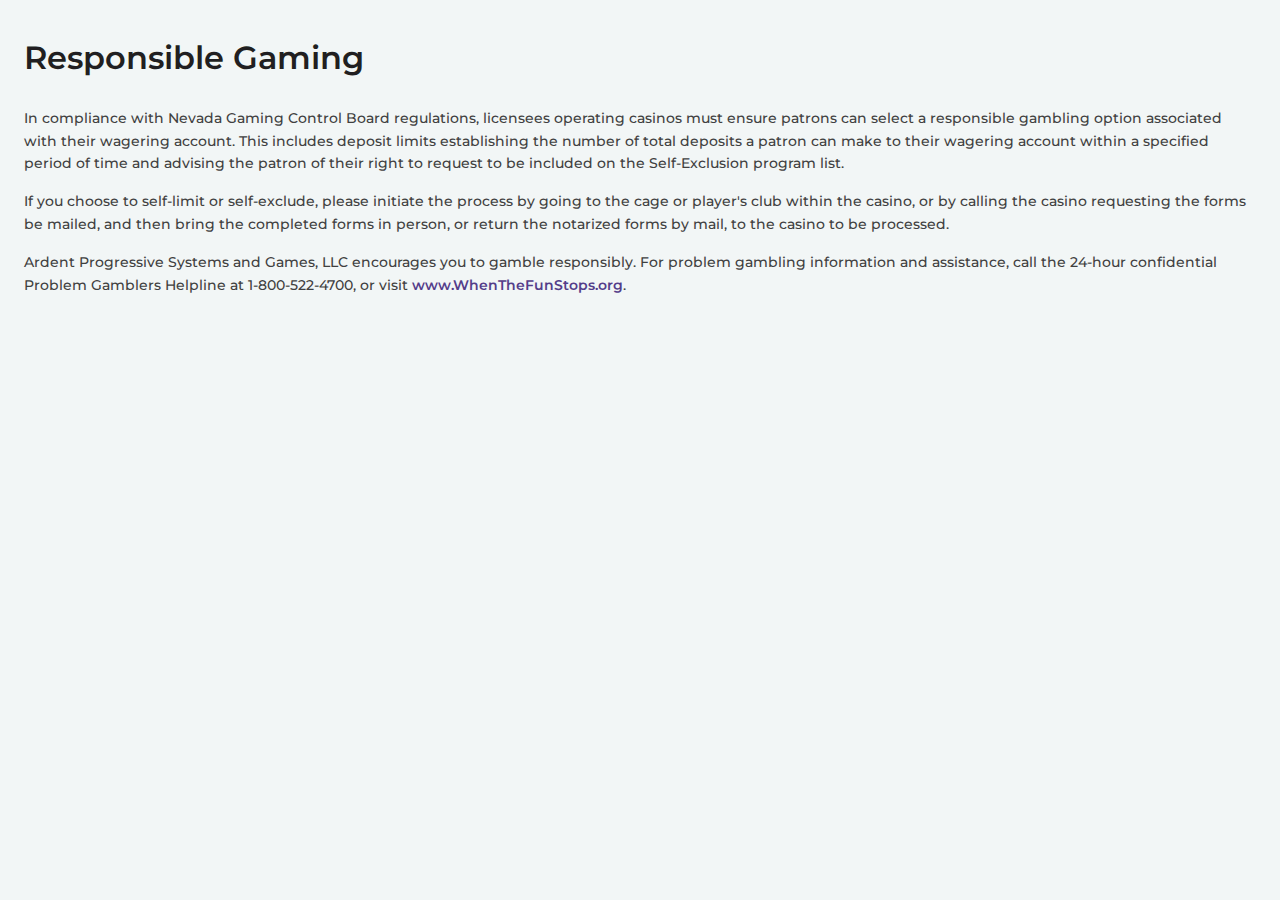
<file: src/responsible-gaming.html>
<!DOCTYPE html>
<html lang="en">

<head>
  <meta charset="UTF-8">
  <meta name="viewport" content="width=device-width, initial-scale=1.0">
  <title>Responsible Gaming</title>
  <style>
    @import url('https://fonts.googleapis.com/css2?family=Montserrat:ital,wght@0,100..900;1,100..900&display=swap');

    * {
      box-sizing: border-box;
      margin: 0;
    }

    html,
    body {
      font-family: "Montserrat";
      background-color: #F2F6F6;
      font-weight: 500;
      line-height: 1.6;
      color: #404040;
    }

    .container {
      width: 100%;
      margin: 0 auto;
      padding: 2rem 1.5rem 4rem 1.5rem;
    }

    h1 {
      color: #211F21;
      margin-bottom: 1.5rem;
      font-weight: 600;
    }

    h4 {
      font-size: 1rem;
      margin: .5rem 0 .5rem 0;
      font-weight: 600;
    }

    p {
      font-size: 0.875rem;
      margin-top: 1rem;
      margin-bottom: 1rem;
    }

    a {
      color: #543D8A;
      font-weight: 600;
      text-decoration: none;
    }

    ol,
    ul {
      margin-top: 1rem;
      margin-bottom: 1rem;
      font-size: 0.875rem;
    }

    li {
      margin-bottom: .5rem;
    }

    table {
      border-collapse: collapse;
    }
  </style>
</head>

<body>
  <div class="container">

    <h1>Responsible Gaming</h1>
    
    <p>In compliance with Nevada Gaming Control Board regulations, licensees operating casinos must ensure patrons can select a responsible gambling option associated with their wagering account. This includes deposit limits establishing the number of total deposits a patron can make to their wagering account within a specified period of time and advising the patron of their right to request to be included on the Self-Exclusion program list. </p>

    <p>If you choose to self-limit or self-exclude, please initiate the process by going to the cage or player's club within the casino, or by calling the casino requesting the forms be mailed, and then bring the completed forms in person, or return the notarized forms by mail, to the casino to be processed.</p>

    <p>Ardent Progressive Systems and Games, LLC encourages you to gamble responsibly. For problem gambling information and assistance, call the 24-hour confidential Problem Gamblers Helpline at 1-800-522-4700, or visit <a (click)="openBrowser('https://www.nevadacouncil.org/')" class="text-primary fw-500">www.WhenTheFunStops.org</a>. </p>

  </div>
</body>
</file>
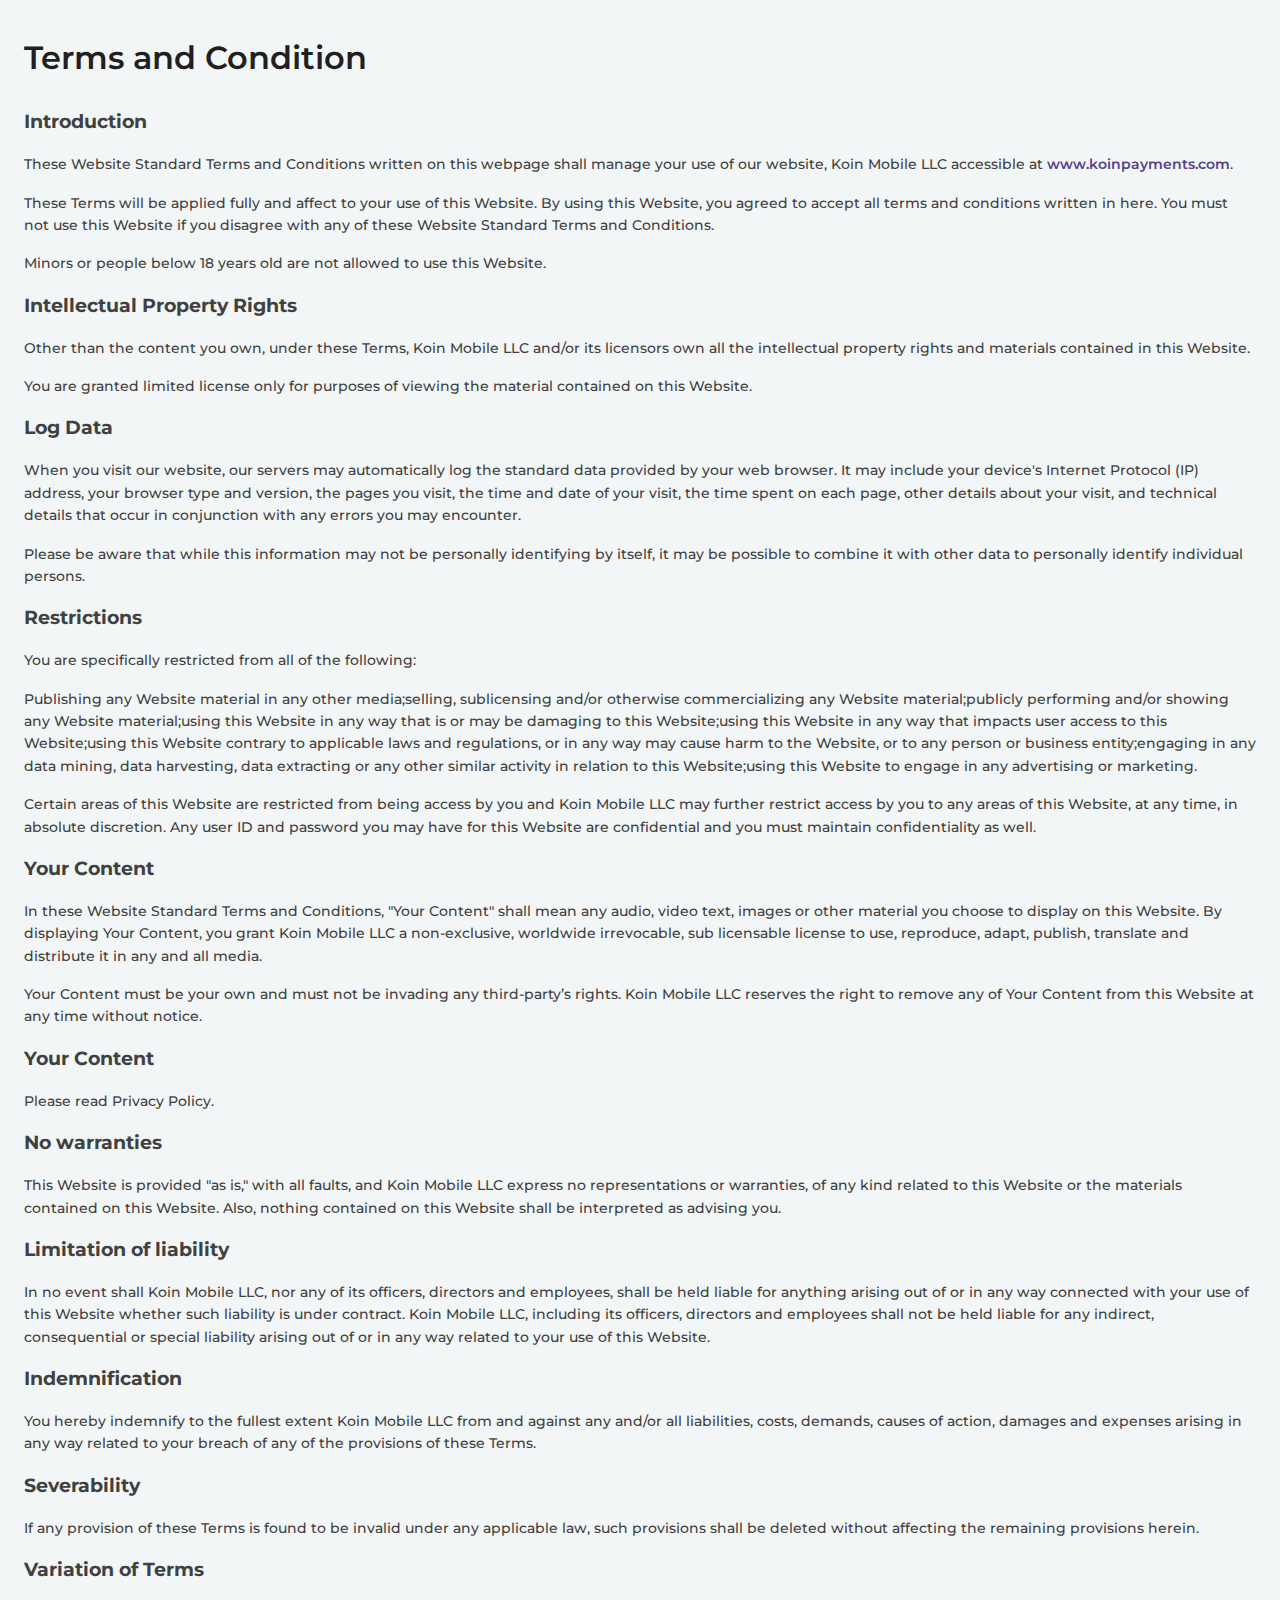
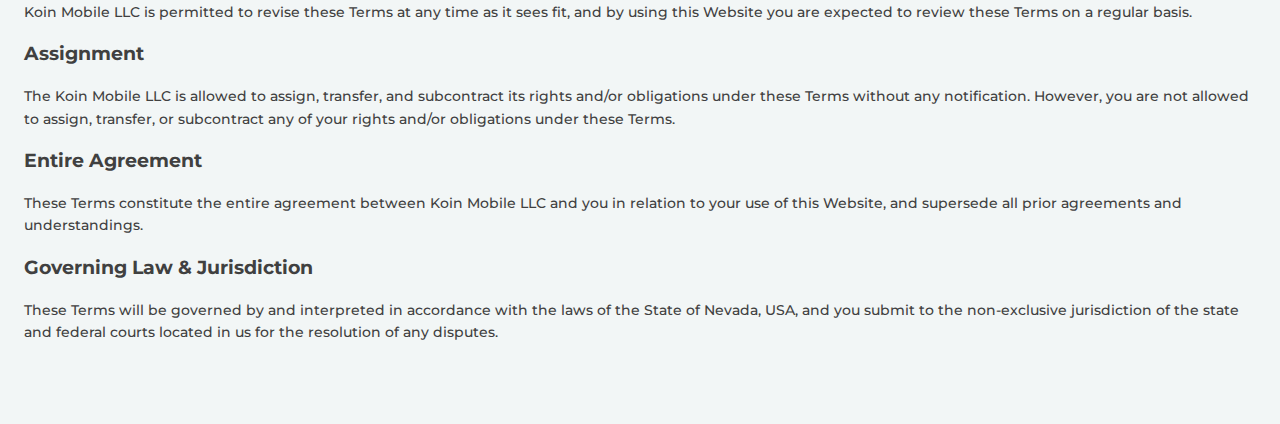
<file: src/terms-condition.html>
<!DOCTYPE html>
<html lang="en">

<head>
  <meta charset="UTF-8">
  <meta name="viewport" content="width=device-width, initial-scale=1.0">
  <title>Terms and Condition</title>
  <style>
    @import url('https://fonts.googleapis.com/css2?family=Montserrat:ital,wght@0,100..900;1,100..900&display=swap');

    * {
      box-sizing: border-box;
      margin: 0;
    }

    html,
    body {
      font-family: "Montserrat";
      background-color: #F2F6F6;
      font-weight: 500;
      line-height: 1.6;
      color: #404040;
    }

    .container {
      width: 100%;
      margin: 0 auto;
      padding: 2rem 1.5rem 4rem 1.5rem;
    }

    h1 {
      color: #211F21;
      margin-bottom: 1.5rem;
      font-weight: 600;
    }

    h4 {
      font-size: 1rem;
      margin: .5rem 0 .5rem 0;
      font-weight: 600;
    }

    p {
      font-size: 0.875rem;
      margin-top: 1rem;
      margin-bottom: 1rem;
    }

    a {
      color: #543D8A;
      font-weight: 600;
      text-decoration: none;
    }

    ol,
    ul {
      margin-top: 1rem;
      margin-bottom: 1rem;
      font-size: 0.875rem;
    }

    li {
      margin-bottom: .5rem;
    }

    table {
      border-collapse: collapse;
    }
  </style>
</head>

<body>
    <div class="container">

        <h1>Terms and Condition</h1>
    
        <h3>Introduction</h3>
        <p>These Website Standard Terms and Conditions written on this webpage shall manage your use of our website, Koin
          Mobile LLC accessible at
          <a (click)="openBrowser('https://www.koinpayments.com')" class="text-primary fw-500">www.koinpayments.com</a>.
        </p>
        <p>These Terms will be applied fully and affect to your use of this Website. By using this Website, you agreed to
          accept all terms and conditions written in here. You must not use this Website if you disagree with any of these
          Website Standard Terms and Conditions.</p>
        <p>Minors or people below 18 years old are not allowed to use this Website.</p>
    
        <h3>Intellectual Property Rights</h3>
        <p>Other than the content you own, under these Terms, Koin Mobile LLC and/or its licensors own all the intellectual
          property rights and materials contained in this Website.</p>
        <p>You are granted limited license only for purposes of viewing the material contained on this Website.</p>
    
        <h3>Log Data</h3>
        <p>When you visit our website, our servers may automatically log the standard data provided by your web browser. It
          may include your device&apos;s Internet Protocol (IP) address, your browser type and version, the pages you visit,
          the
          time and date of your visit, the time spent on each page, other details about your visit, and technical details
          that
          occur in conjunction with any errors you may encounter.</p>
        <p>Please be aware that while this information may not be personally identifying by itself, it may be possible to
          combine it with other data to personally identify individual persons.</p>
    
        <h3>Restrictions</h3>
        <p>You are specifically restricted from all of the following:</p>
        <p>Publishing any Website material in any other media;selling, sublicensing and/or otherwise commercializing any
          Website material;publicly performing and/or showing any Website material;using this Website in any way that is or
          may be damaging to this Website;using this Website in any way that impacts user access to this Website;using this
          Website contrary to applicable laws and regulations, or in any way may cause harm to the Website, or to any person
          or business entity;engaging in any data mining, data harvesting, data extracting or any other similar activity in
          relation to this Website;using this Website to engage in any advertising or marketing.</p>
        <p>Certain areas of this Website are restricted from being access by you and Koin Mobile LLC may further restrict
          access by you to any areas of this Website, at any time, in absolute discretion. Any user ID and password you may
          have for this Website are confidential and you must maintain confidentiality as well.</p>
    
        <h3>Your Content</h3>
        <p>In these Website Standard Terms and Conditions, "Your Content" shall mean any audio, video text, images or other
          material you choose to display on this Website. By displaying Your Content, you grant Koin Mobile LLC a
          non-exclusive, worldwide irrevocable, sub licensable license to use, reproduce, adapt, publish, translate and
          distribute it in any and all media.</p>
        <p>Your Content must be your own and must not be invading any third-party’s rights. Koin Mobile LLC reserves the
          right to remove any of Your Content from this Website at any time without notice.</p>
    
        <h3>Your Content</h3>
        <p>Please read Privacy Policy.</p>
    
        <h3>No warranties</h3>
        <p>This Website is provided "as is," with all faults, and Koin Mobile LLC express no representations or warranties,
          of any kind related to this Website or the materials contained on this Website. Also, nothing contained on this
          Website shall be interpreted as advising you.</p>
    
        <h3>Limitation of liability</h3>
        <p>In no event shall Koin Mobile LLC, nor any of its officers, directors and employees, shall be held liable for
          anything arising out of or in any way connected with your use of this Website whether such liability is under
          contract. Koin Mobile LLC, including its officers, directors and employees shall not be held liable for any
          indirect, consequential or special liability arising out of or in any way related to your use of this Website.</p>
    
        <h3>Indemnification</h3>
        <p>You hereby indemnify to the fullest extent Koin Mobile LLC from and against any and/or all liabilities, costs,
          demands, causes of action, damages and expenses arising in any way related to your breach of any of the provisions
          of these Terms.</p>
    
        <h3>Severability</h3>
        <p>If any provision of these Terms is found to be invalid under any applicable law, such provisions shall be deleted
          without affecting the remaining provisions herein.</p>
    
        <h3>Variation of Terms</h3>
        <p>Koin Mobile LLC is permitted to revise these Terms at any time as it sees fit, and by using this Website you are
          expected to review these Terms on a regular basis.</p>
    
        <h3>Assignment</h3>
        <p>The Koin Mobile LLC is allowed to assign, transfer, and subcontract its rights and/or obligations under these
          Terms without any notification. However, you are not allowed to assign, transfer, or subcontract any of your
          rights and/or obligations under these Terms.</p>
    
        <h3>Entire Agreement</h3>
        <p>These Terms constitute the entire agreement between Koin Mobile LLC and you in relation to your use of this
          Website, and supersede all prior agreements and understandings.</p>
    
        <h3>Governing Law & Jurisdiction</h3>
        <p>These Terms will be governed by and interpreted in accordance with the laws of the State of Nevada, USA, and you
          submit to the non-exclusive jurisdiction of the state and federal courts located in us for the resolution of any
          disputes. </p>
    
      </div>
</body>
</file>
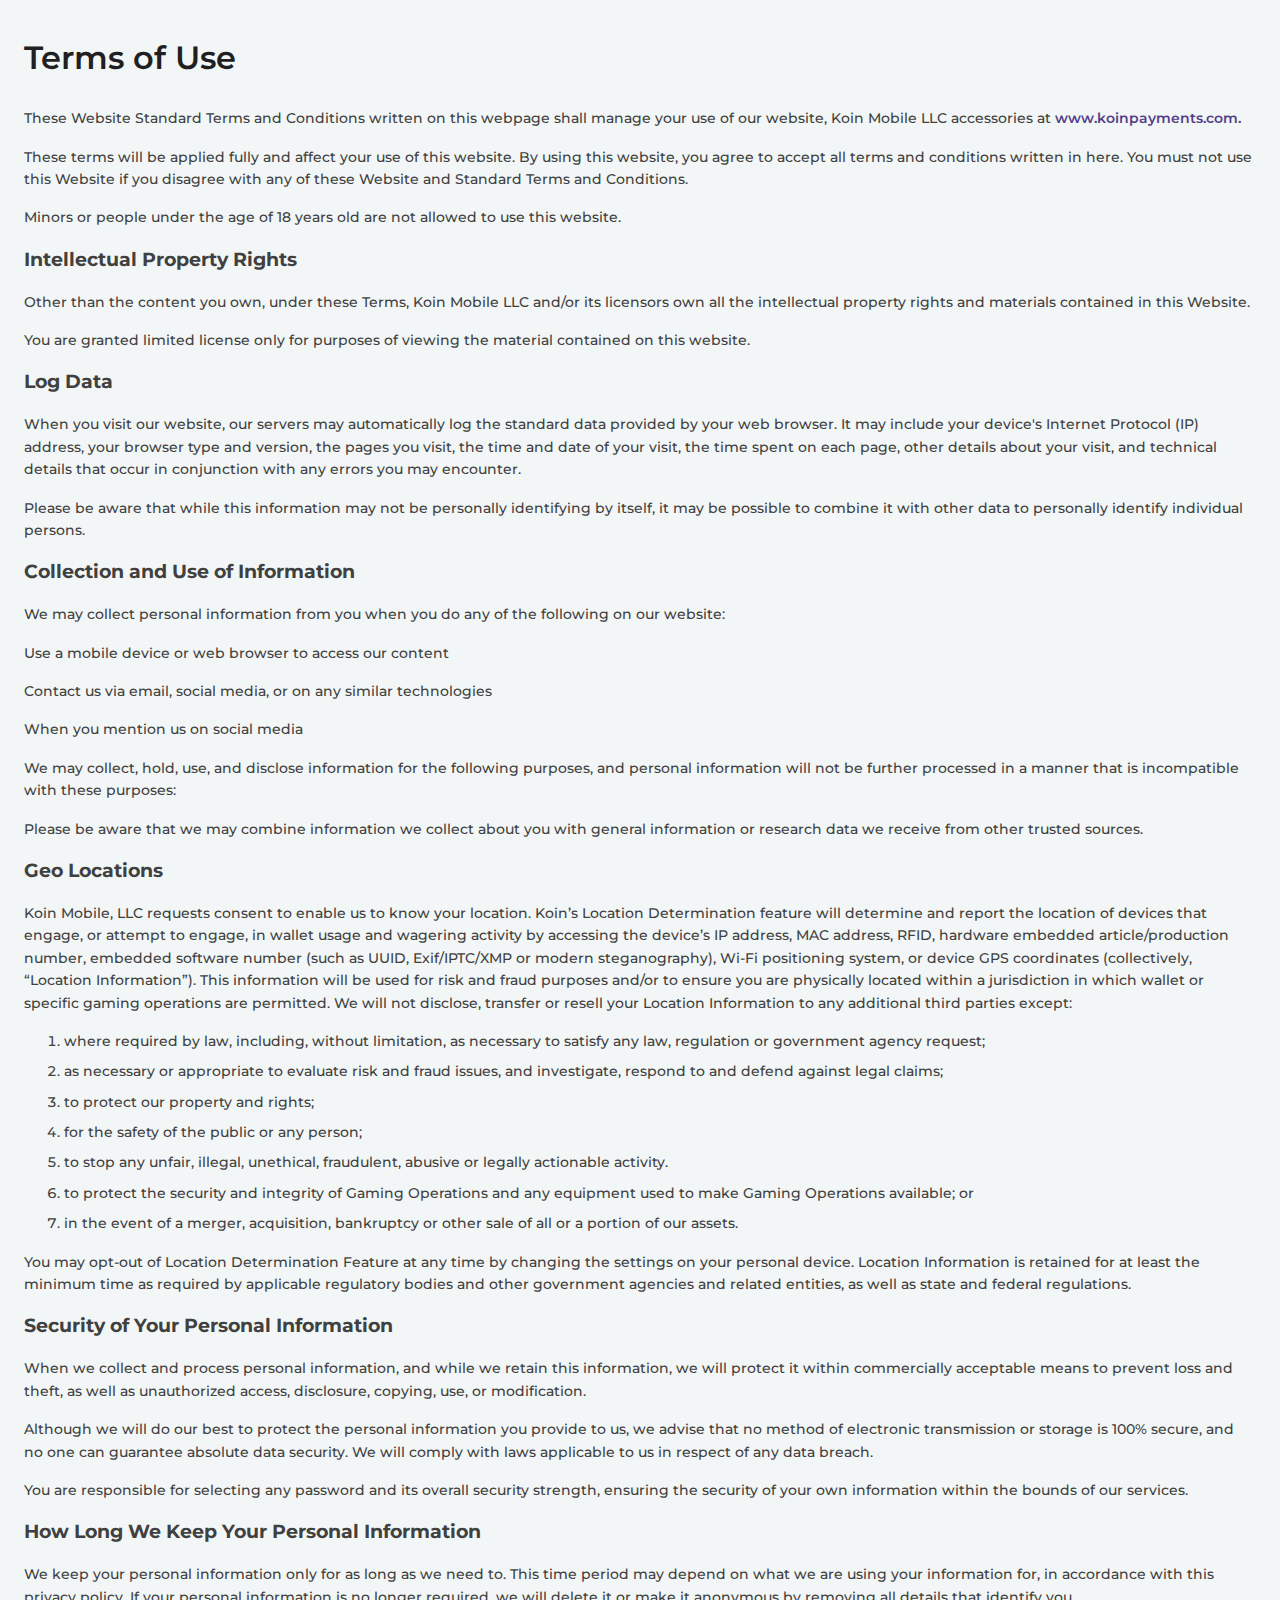
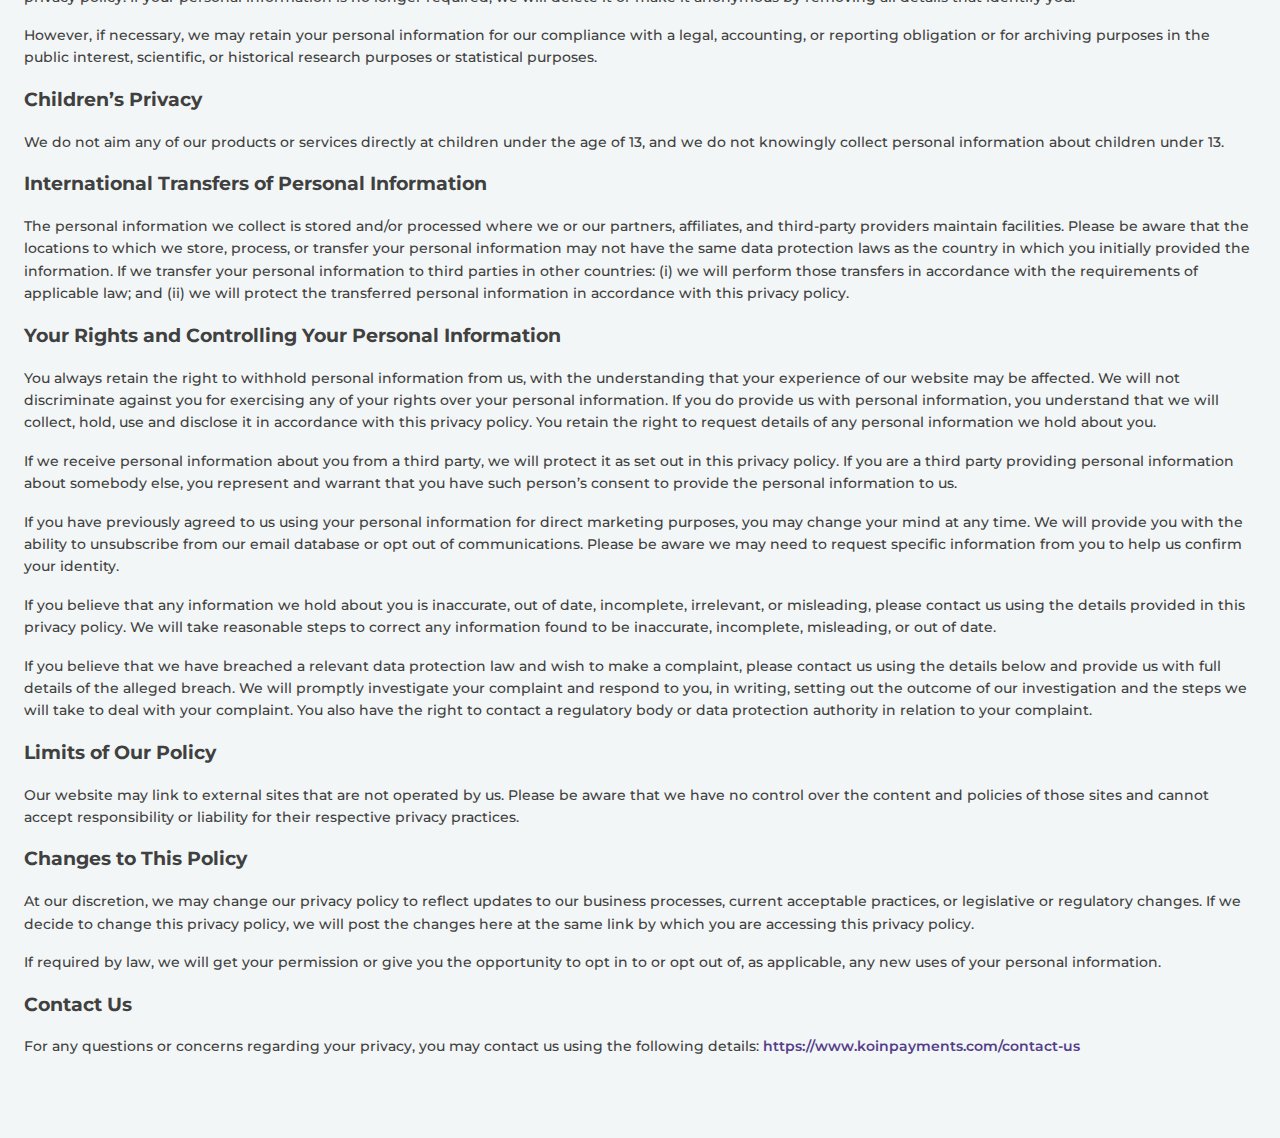
<file: src/terms-of-use.html>
<!DOCTYPE html>
<html lang="en">

<head>
  <meta charset="UTF-8">
  <meta name="viewport" content="width=device-width, initial-scale=1.0">
  <title>Terms of Use</title>
  <style>
    @import url('https://fonts.googleapis.com/css2?family=Montserrat:ital,wght@0,100..900;1,100..900&display=swap');

    * {
      box-sizing: border-box;
      margin: 0;
    }

    html,
    body {
      font-family: "Montserrat";
      background-color: #F2F6F6;
      font-weight: 500;
      line-height: 1.6;
      color: #404040;
    }

    .container {
      width: 100%;
      margin: 0 auto;
      padding: 2rem 1.5rem 4rem 1.5rem;
    }

    h1 {
      color: #211F21;
      margin-bottom: 1.5rem;
      font-weight: 600;
    }

    h4 {
      font-size: 1rem;
      margin: .5rem 0 .5rem 0;
      font-weight: 600;
    }

    p {
      font-size: 0.875rem;
      margin-top: 1rem;
      margin-bottom: 1rem;
    }

    a {
      color: #543D8A;
      font-weight: 600;
      text-decoration: none;
    }

    ol,
    ul {
      margin-top: 1rem;
      margin-bottom: 1rem;
      font-size: 0.875rem;
    }

    li {
      margin-bottom: .5rem;
    }

    table {
      border-collapse: collapse;
    }
  </style>
</head>

<body>
  <div class="container">

    <h1>Terms of Use</h1>

    <p>These Website Standard Terms and Conditions written on this webpage shall manage your use of our website, Koin
      Mobile LLC accessories at <a (click)="openBrowser('https://www.koinpayments.com')">www.koinpayments.com.</a></p>

    <p>These terms will be applied fully and affect your use of this website. By using
      this website, you agree to accept all terms and conditions written in here. You
      must not use this Website if you disagree with any of these Website and
      Standard Terms and Conditions.</p>

    <p>Minors or people under the age of 18 years old are not allowed to use this website.</p>


    <h3>Intellectual Property Rights</h3>
    <p>Other than the content you own, under these Terms, Koin Mobile LLC and/or
      its licensors own all the intellectual property rights and materials contained in
      this Website. </p>
    <p>You are granted limited license only for purposes of viewing the material
      contained on this website. </p>

    <h3>Log Data</h3>
    <p>When you visit our website, our servers may automatically log the standard data
      provided by your web browser. It may include your device's Internet Protocol (IP)
      address, your browser type and version, the pages you visit, the time and date of your
      visit, the time spent on each page, other details about your visit, and technical details
      that occur in conjunction with any errors you may encounter.</p>
    <p>Please be aware that while this information may not be personally identifying by itself, it
      may be possible to combine it with other data to personally identify individual persons.</p>

    <h3>Collection and Use of Information</h3>
    <p>We may collect personal information from you when you do any of the following on our
      website:</p>
    <p>Use a mobile device or web browser to access our content</p>
    <p>Contact us via email, social media, or on any similar technologies</p>
    <p>When you mention us on social media</p>
    <p>We may collect, hold, use, and disclose information for the following purposes, and
      personal information will not be further processed in a manner that is incompatible with
      these purposes:</p>
    <p>Please be aware that we may combine information we collect about you with general
      information or research data we receive from other trusted sources.</p>

    <h3>Geo Locations</h3>
    <p>Koin Mobile, LLC requests consent to enable us to know your location. Koin’s Location Determination feature will
      determine and report the location of devices that engage, or attempt to engage, in wallet usage and wagering
      activity by accessing the device’s IP address, MAC address, RFID, hardware embedded article/production number,
      embedded software number (such as UUID, Exif/IPTC/XMP or modern steganography), Wi-Fi positioning system, or
      device GPS coordinates (collectively, “Location Information”). This information will be used for risk and fraud
      purposes and/or to ensure you are physically located within a jurisdiction in which wallet or specific gaming
      operations are permitted. We will not disclose, transfer or resell your Location Information to any additional
      third parties except:</p>
    <ol>
      <li>where required by law, including, without limitation, as necessary to satisfy any law, regulation or
        government agency request;</li>
      <li>as necessary or appropriate to evaluate risk and fraud issues, and investigate, respond to and defend against
        legal claims;</li>
      <li>to protect our property and rights;</li>
      <li>for the safety of the public or any person;</li>
      <li>to stop any unfair, illegal, unethical, fraudulent, abusive or legally actionable activity.</li>
      <li>to protect the security and integrity of Gaming Operations and any equipment used to make Gaming Operations
        available; or</li>
      <li>in the event of a merger, acquisition, bankruptcy or other sale of all or a portion of our assets.</li>
    </ol>
    <p>You may opt-out of Location Determination Feature at any time by changing the settings on your personal device.
      Location Information is retained for at least the minimum time as required by applicable regulatory bodies and
      other government agencies and related entities, as well as state and federal regulations.</p>

    <h3>Security of Your Personal Information</h3>

    <p>When we collect and process personal information, and while we retain this information,
      we will protect it within commercially acceptable means to prevent loss and theft, as well
      as unauthorized access, disclosure, copying, use, or modification.</p>
    <p>Although we will do our best to protect the personal information you provide to us, we
      advise that no method of electronic transmission or storage is 100% secure, and no one
      can guarantee absolute data security. We will comply with laws applicable to us in
      respect of any data breach.</p>
    <p>You are responsible for selecting any password and its overall security strength,
      ensuring the security of your own information within the bounds of our services.</p>

    <h3>How Long We Keep Your Personal Information</h3>
    <p>We keep your personal information only for as long as we need to. This time period may
      depend on what we are using your information for, in accordance with this privacy
      policy. If your personal information is no longer required, we will delete it or make it
      anonymous by removing all details that identify you.</p>
    <p>However, if necessary, we may retain your personal information for our compliance with
      a legal, accounting, or reporting obligation or for archiving purposes in the public
      interest, scientific, or historical research purposes or statistical purposes.</p>

    <h3>Children’s Privacy</h3>
    <p>We do not aim any of our products or services directly at children under the age of 13,
      and we do not knowingly collect personal information about children under 13.</p>

    <!--International Transfers of Personal Information-->
    <h3>International Transfers of Personal Information</h3>
    <p>The personal information we collect is stored and/or processed where we or our
      partners, affiliates, and third-party providers maintain facilities. Please be aware that the
      locations to which we store, process, or transfer your personal information may not have
      the same data protection laws as the country in which you initially provided the
      information. If we transfer your personal information to third parties in other countries: (i)
      we will perform those transfers in accordance with the requirements of applicable law;
      and (ii) we will protect the transferred personal information in accordance with this
      privacy policy.</p>

    <!--Your Rights and Controlling Your Personal Information-->
    <h3>Your Rights and Controlling Your Personal Information</h3>
    <p>You always retain the right to withhold personal information from us, with the
      understanding that your experience of our website may be affected. We will not
      discriminate against you for exercising any of your rights over your personal information.
      If you do provide us with personal information, you understand that we will collect, hold,
      use and disclose it in accordance with this privacy policy. You retain the right to request
      details of any personal information we hold about you.</p>
    <p>If we receive personal information about you from a third party, we will protect it as set
      out in this privacy policy. If you are a third party providing personal information about
      somebody else, you represent and warrant that you have such person’s consent to
      provide the personal information to us.</p>
    <p>If you have previously agreed to us using your personal information for direct marketing
      purposes, you may change your mind at any time. We will provide you with the ability to
      unsubscribe from our email database or opt out of communications. Please be aware
      we may need to request specific information from you to help us confirm your identity.</p>
    <p>If you believe that any information we hold about you is inaccurate, out of date,
      incomplete, irrelevant, or misleading, please contact us using the details provided in this
      privacy policy. We will take reasonable steps to correct any information found to be
      inaccurate, incomplete, misleading, or out of date.</p>
    <p>If you believe that we have breached a relevant data protection law and wish to make a
      complaint, please contact us using the details below and provide us with full details of
      the alleged breach. We will promptly investigate your complaint and respond to you, in
      writing, setting out the outcome of our investigation and the steps we will take to deal
      with your complaint. You also have the right to contact a regulatory body or data
      protection authority in relation to your complaint.</p>

    <!--Limits of Our Policy-->
    <h3>Limits of Our Policy</h3>
    <p>Our website may link to external sites that are not operated by us. Please be aware that
      we have no control over the content and policies of those sites and cannot accept
      responsibility or liability for their respective privacy practices.</p>

    <!--Changes to This Policy-->
    <h3>Changes to This Policy</h3>
    <p>At our discretion, we may change our privacy policy to reflect updates to our business
      processes, current acceptable practices, or legislative or regulatory changes. If we
      decide to change this privacy policy, we will post the changes here at the same link by
      which you are accessing this privacy policy.</p>
    <p>If required by law, we will get your permission or give you the opportunity to opt in to or
      opt out of, as applicable, any new uses of your personal information.</p>

    <!--Contact Us-->
    <h3>Contact Us</h3>
    <p>For any questions or concerns regarding your privacy, you may contact us using the
      following details: <a
        (click)="openBrowser('https://koinpayments.com/contact/?s=Sales%20Inquiry')">https://www.koinpayments.com/contact-us</a>
    </p>
  </div>
</body>
</file>
